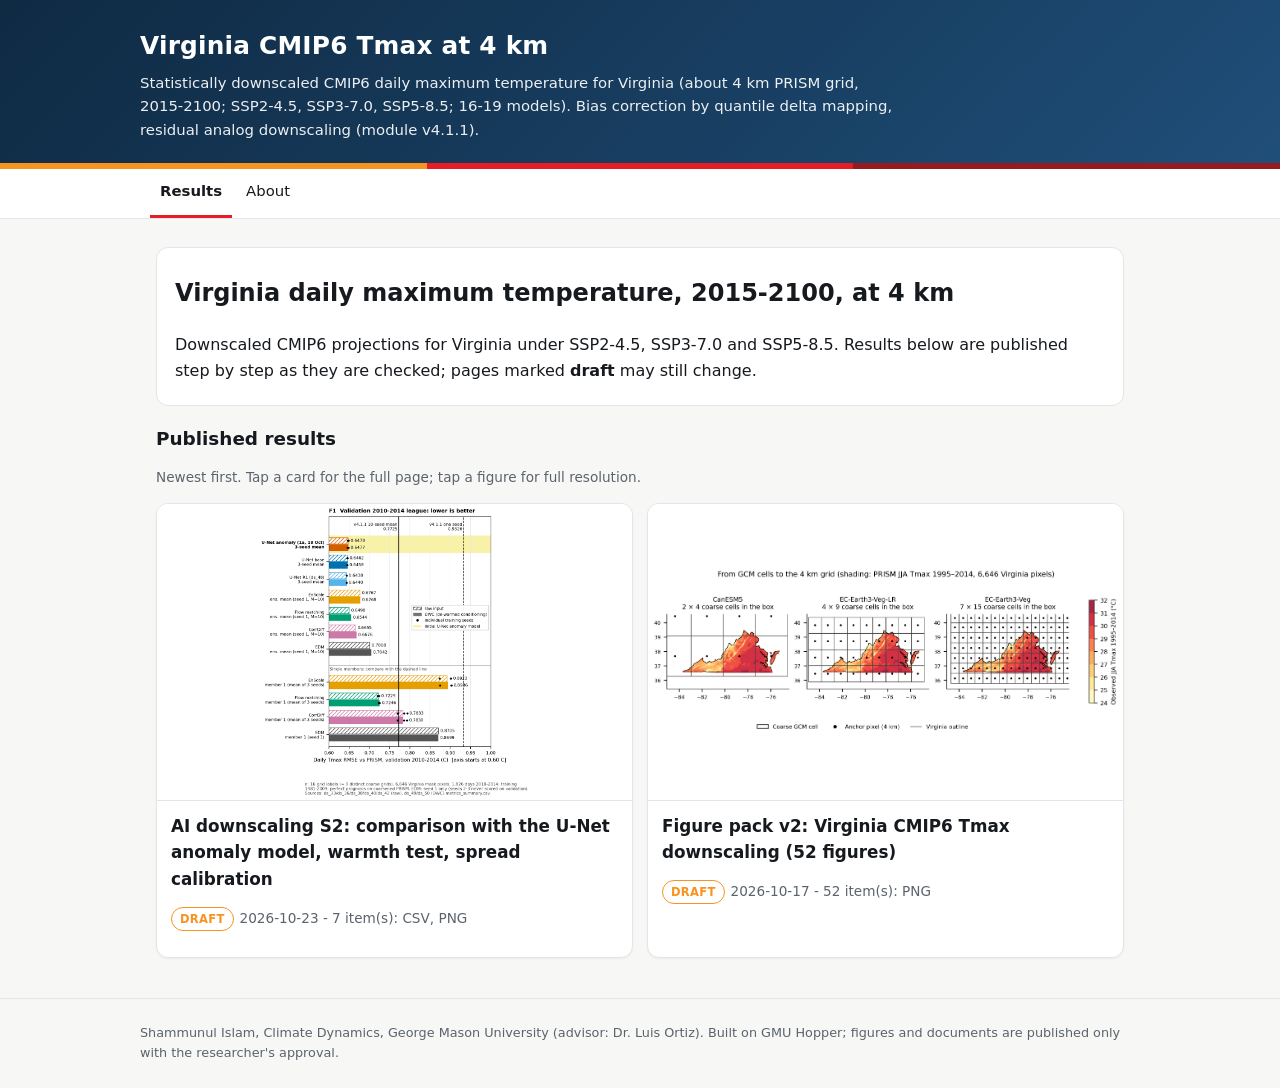
<file: docs/index.html>
<!doctype html><html lang="en"><head><meta charset="utf-8"><meta name="viewport" content="width=device-width, initial-scale=1"><title>Virginia CMIP6 Tmax at 4 km</title><link rel="stylesheet" href="assets/ds_site.css"></head><body><header class="hero"><div class="in"><h1><a href="index.html">Virginia CMIP6 Tmax at 4 km</a></h1><p>Statistically downscaled CMIP6 daily maximum temperature for Virginia (about 4 km PRISM grid, 2015-2100; SSP2-4.5, SSP3-7.0, SSP5-8.5; 16-19 models). Bias correction by quantile delta mapping, residual analog downscaling (module v4.1.1).</p></div></header><div class="stripe"><span class="a"></span><span class="b"></span><span class="c"></span></div><nav class="top"><div class="in"><a href="index.html" class=on>Results</a><a href="about.html">About</a></div></nav><main><div class="prose"><h2>Virginia daily maximum temperature, 2015-2100, at 4 km</h2>
<p>Downscaled CMIP6 projections for Virginia under SSP2-4.5, SSP3-7.0 and SSP5-8.5. Results below are published step by step as they are checked; pages marked <strong>draft</strong> may still change.</p></div><h2 style="font-size:1.15rem;margin:18px 0 8px">Published results</h2><p class="meta">Newest first. Tap a card for the full page; tap a figure for full resolution.</p><div class="grid"><article class="card"><a class="cover" href="results/20261023_p5-s2-results-20261023/index.html" style="background-image:url('results/20261023_p5-s2-results-20261023/ds54_F1_validation_league.png')"></a><div class="body"><h2><a href="results/20261023_p5-s2-results-20261023/index.html">AI downscaling S2: comparison with the U-Net anomaly model, warmth test, spread calibration</a></h2><p class="meta"><span class="badge draft">draft</span>2026-10-23 - 7 item(s): CSV, PNG</p></div></article><article class="card"><a class="cover" href="results/20261017_p3_figure_pack/index.html" style="background-image:url('results/20261017_p3_figure_pack/D1_domain_and_model_grids.png')"></a><div class="body"><h2><a href="results/20261017_p3_figure_pack/index.html">Figure pack v2: Virginia CMIP6 Tmax downscaling (52 figures)</a></h2><p class="meta"><span class="badge draft">draft</span>2026-10-17 - 52 item(s): PNG</p></div></article></div></main><footer><div class="in">Shammunul Islam, Climate Dynamics, George Mason University (advisor: Dr. Luis Ortiz). Built on GMU Hopper; figures and documents are published only with the researcher&#x27;s approval.</div></footer></body></html>
</file>
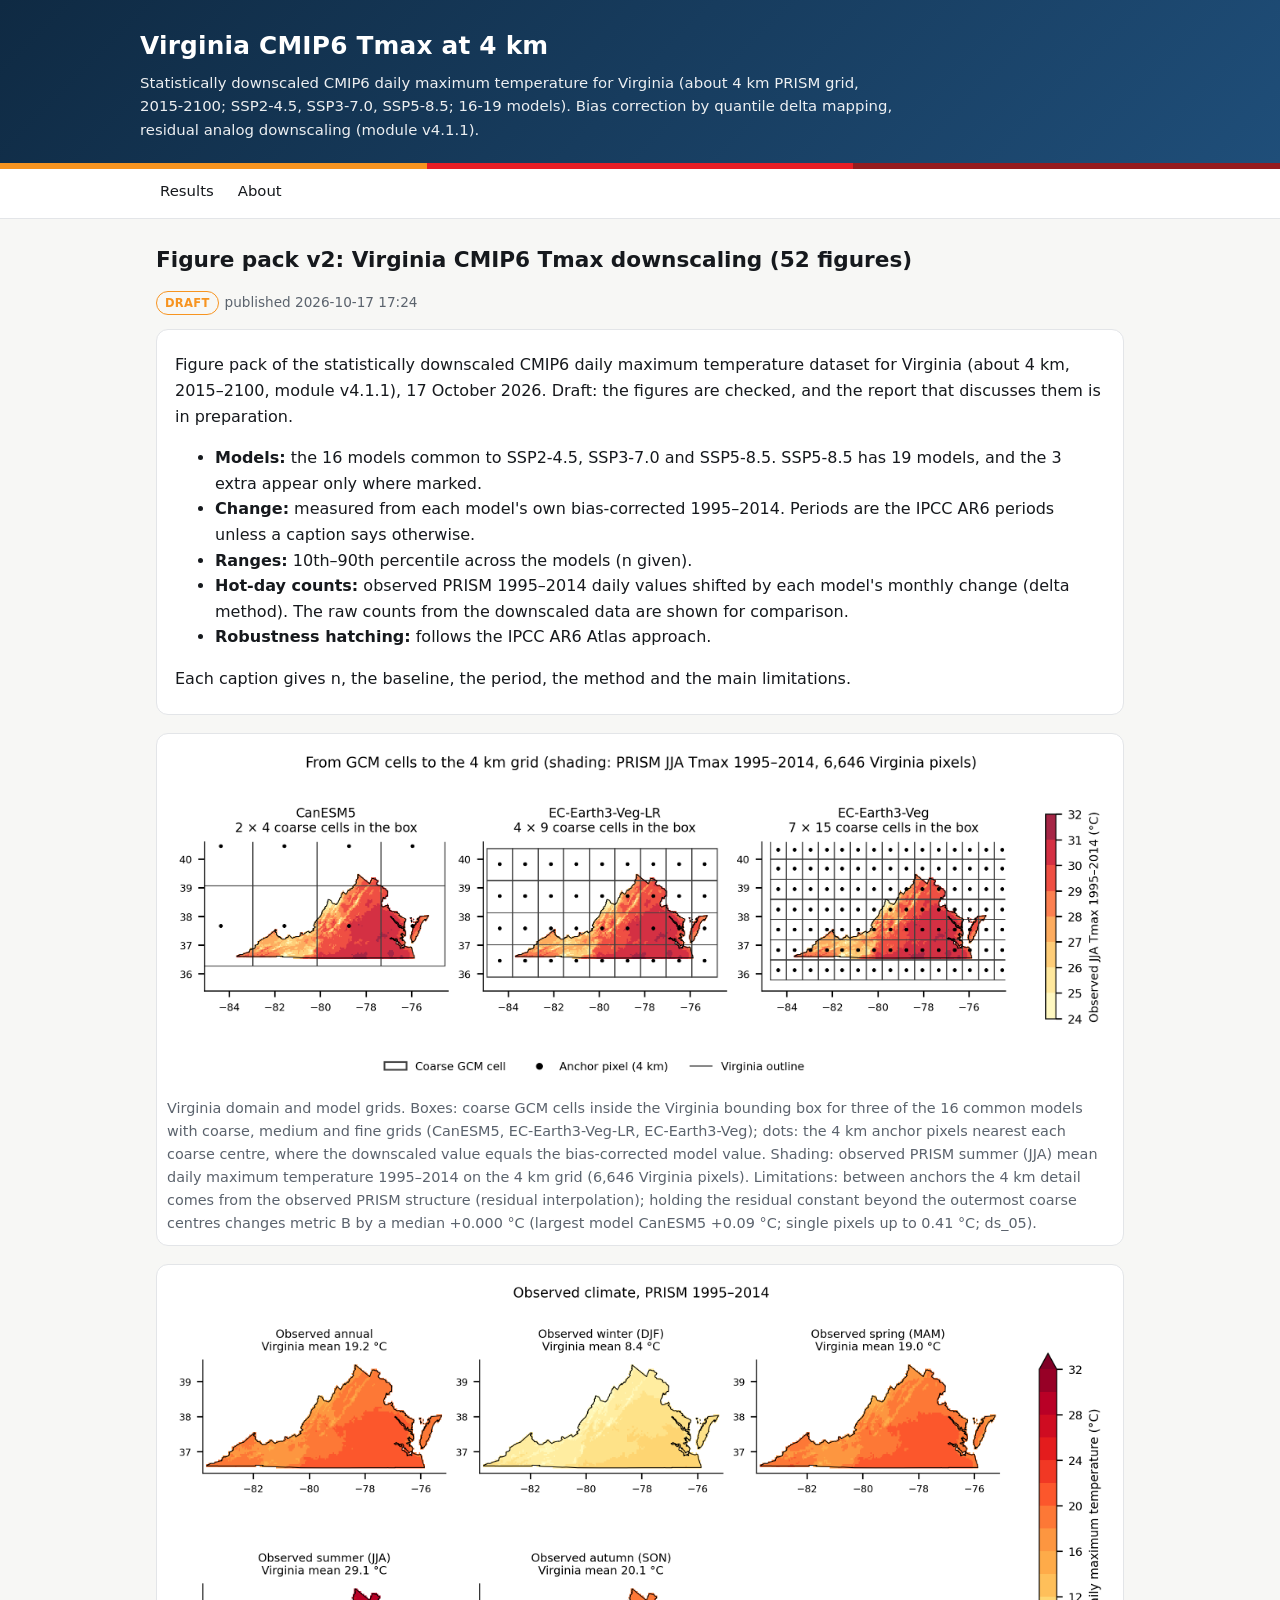
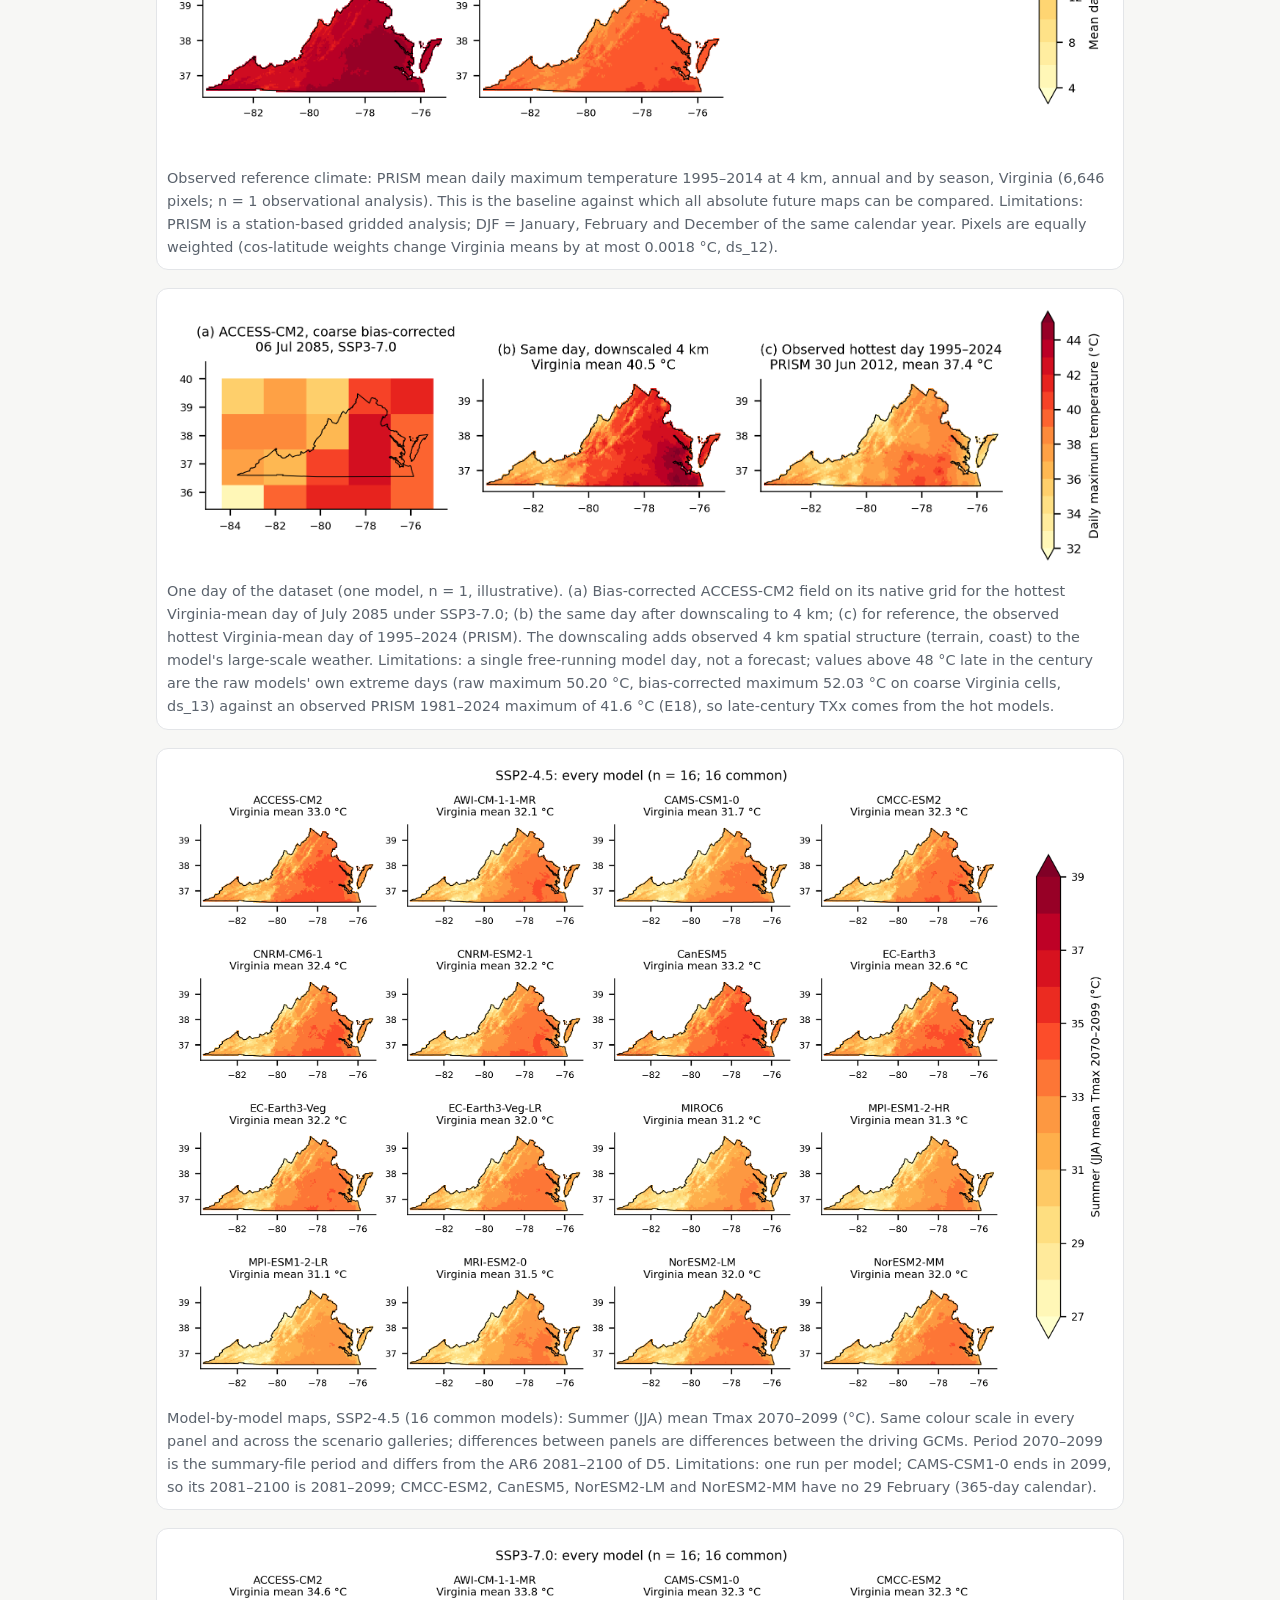
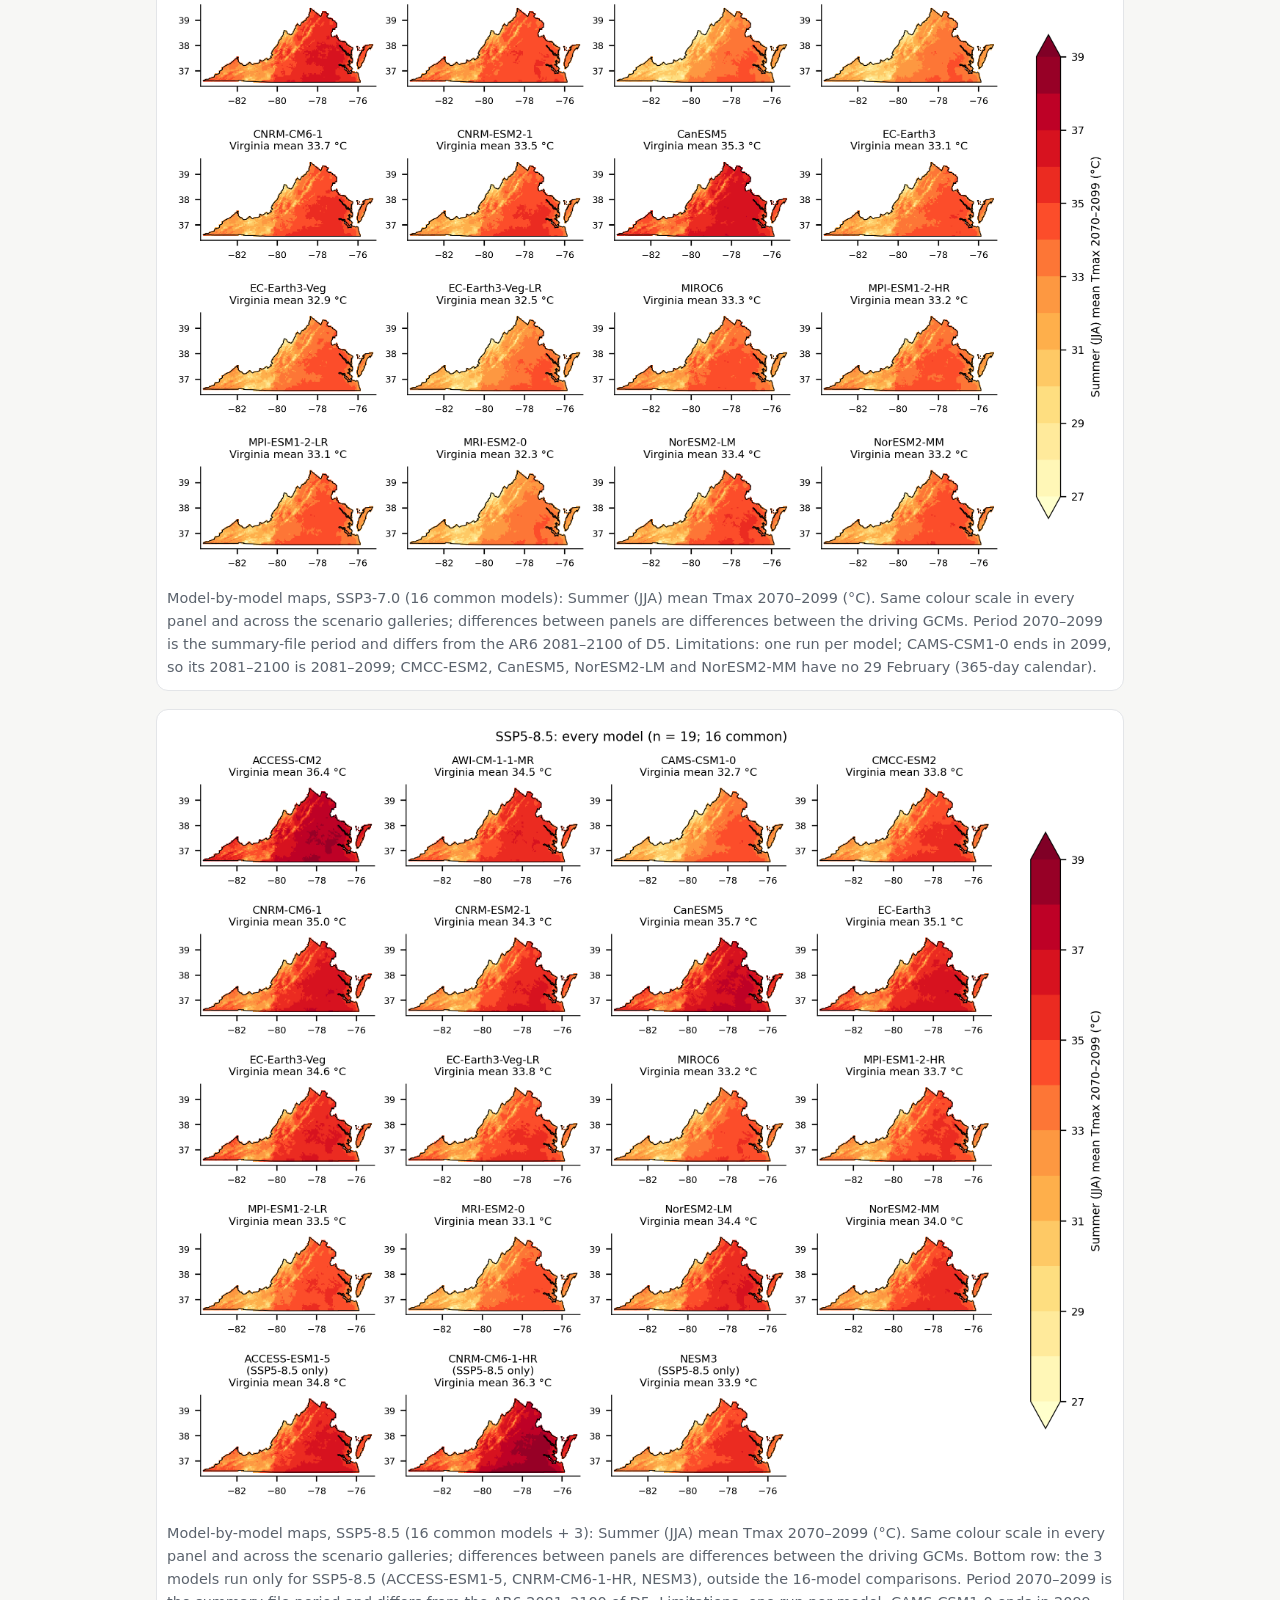
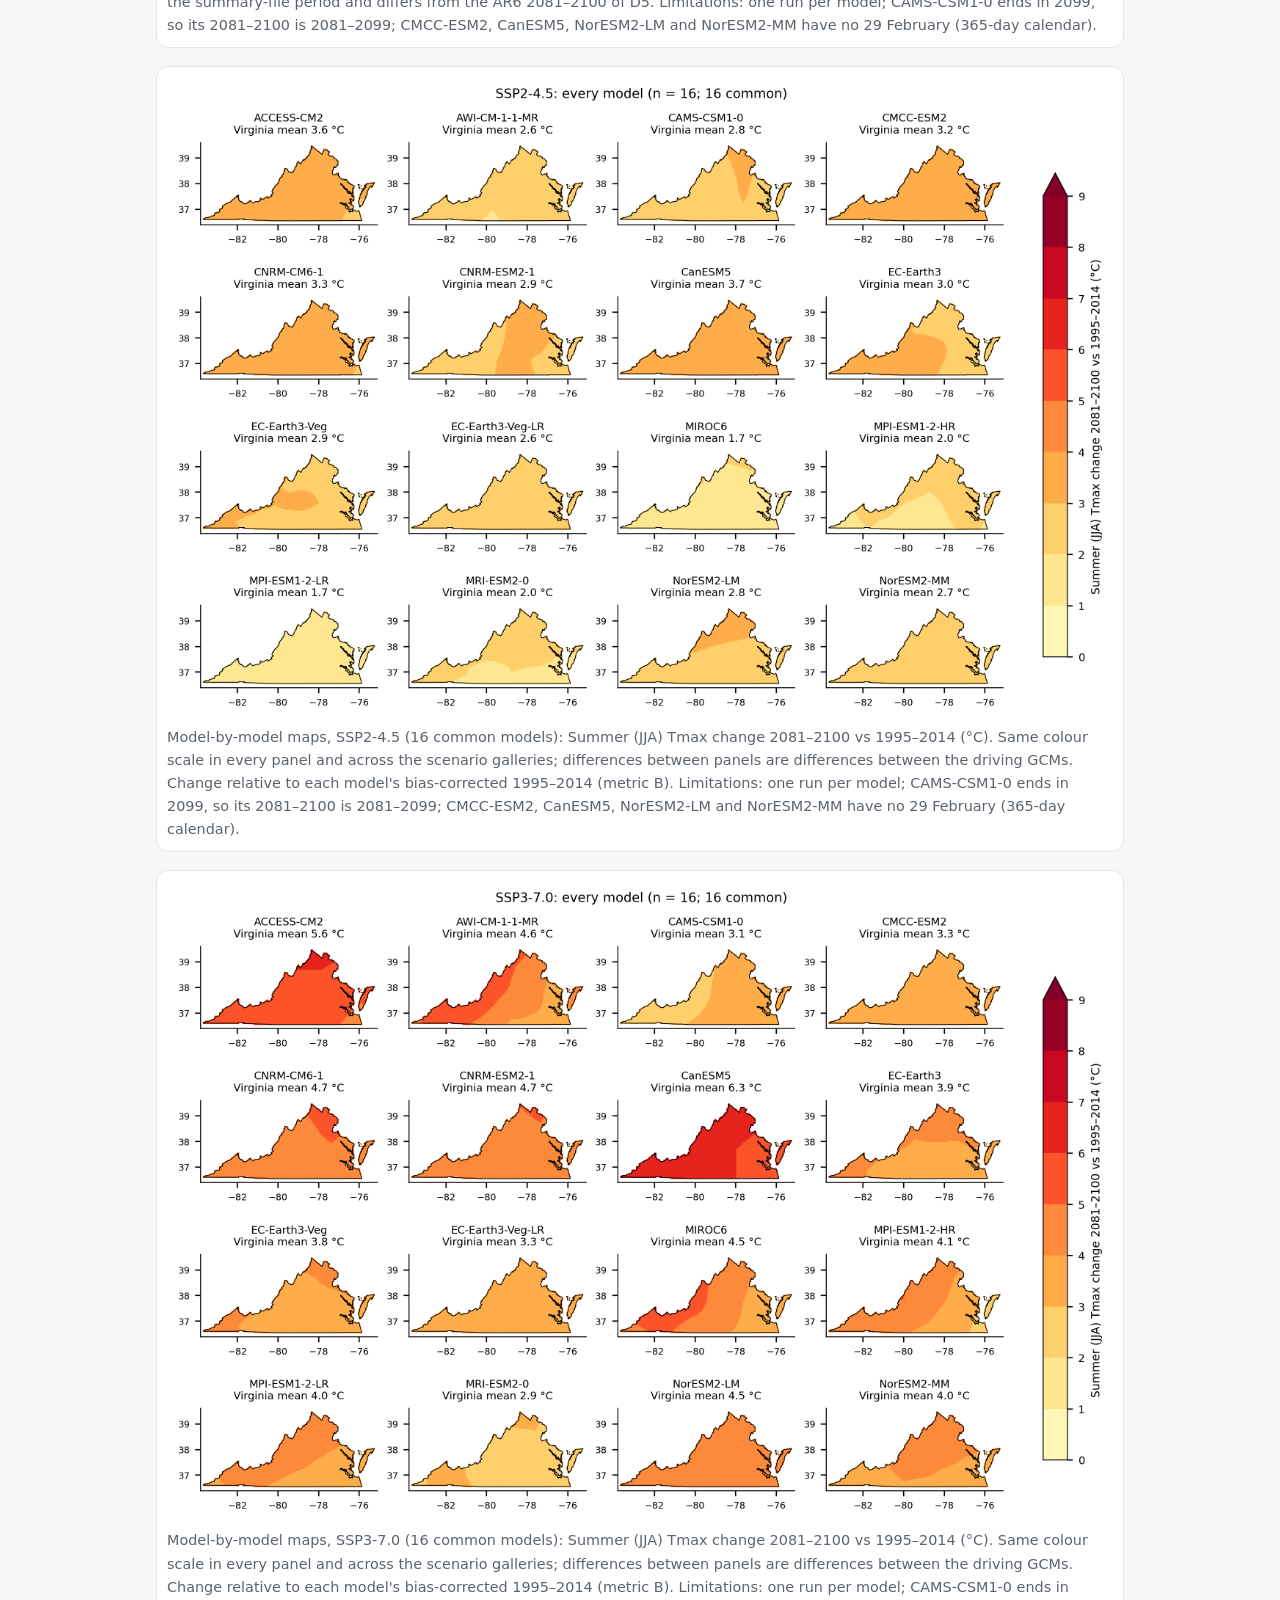
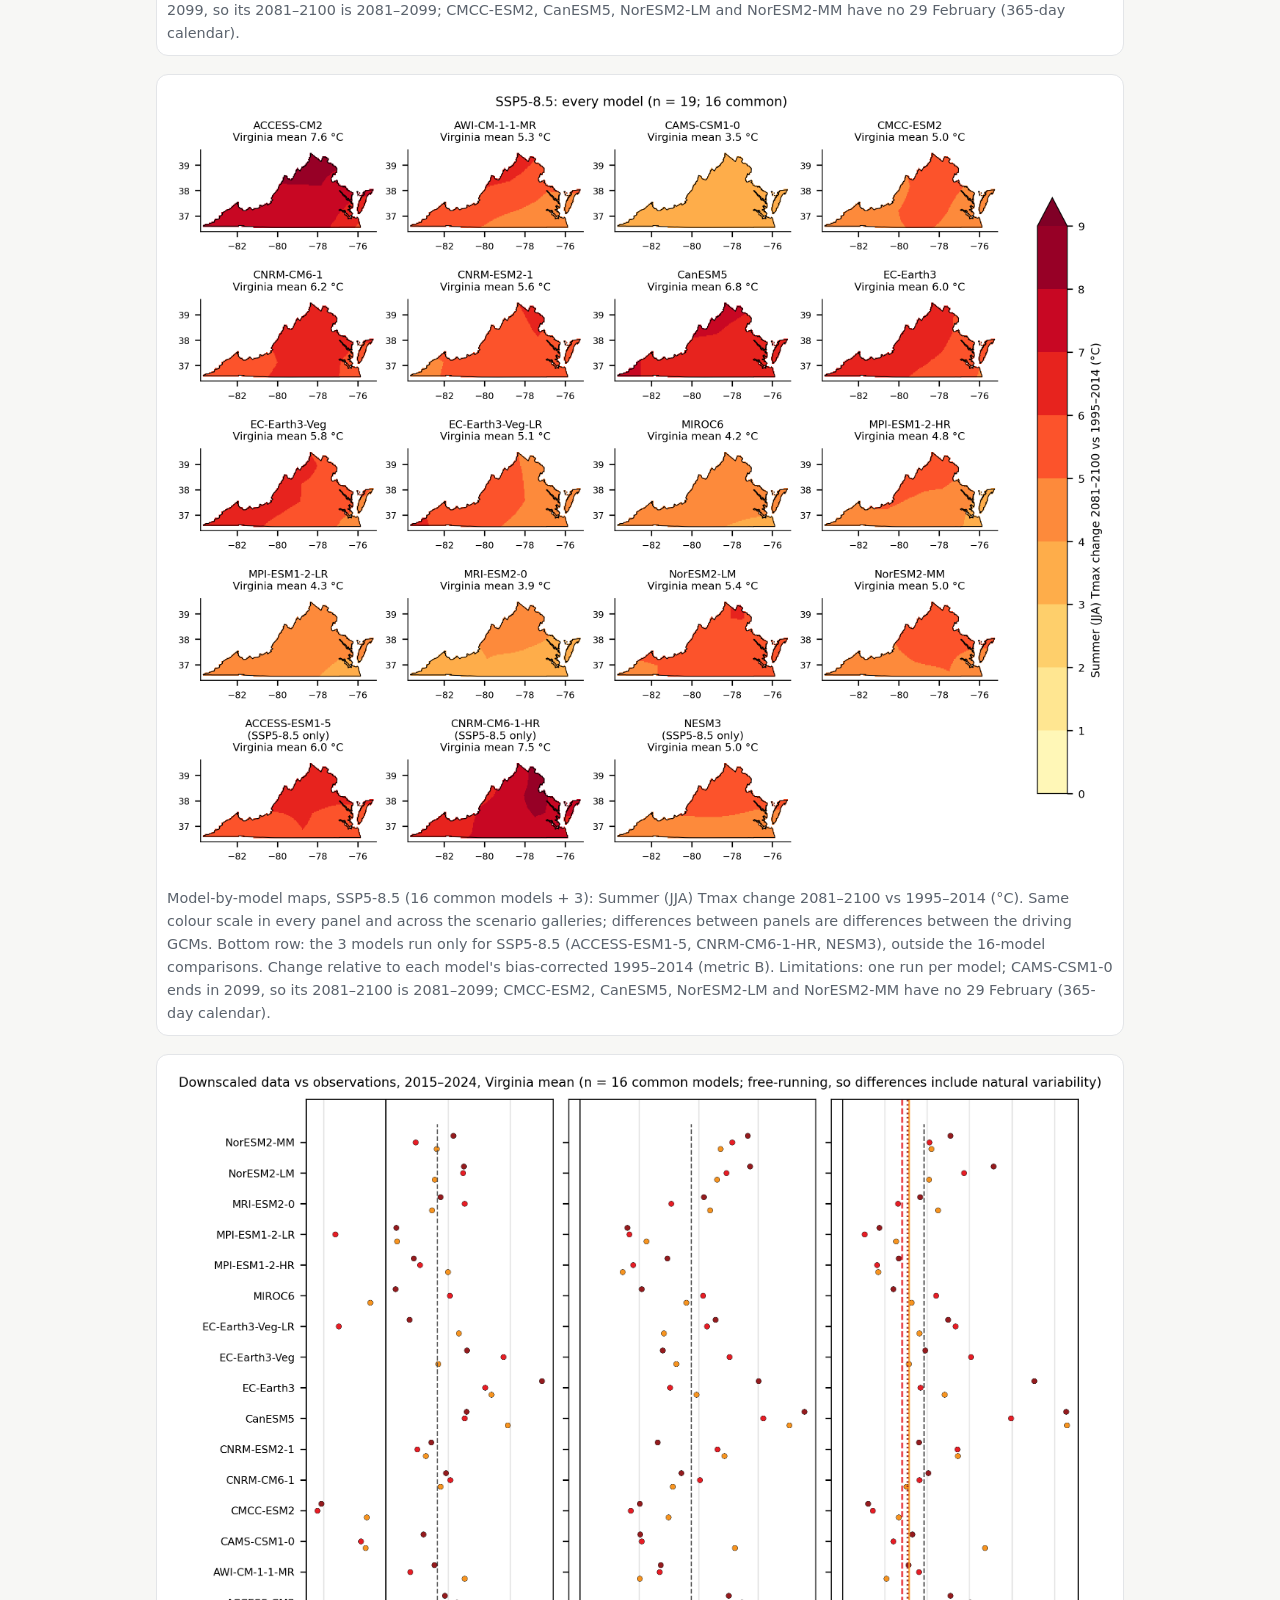
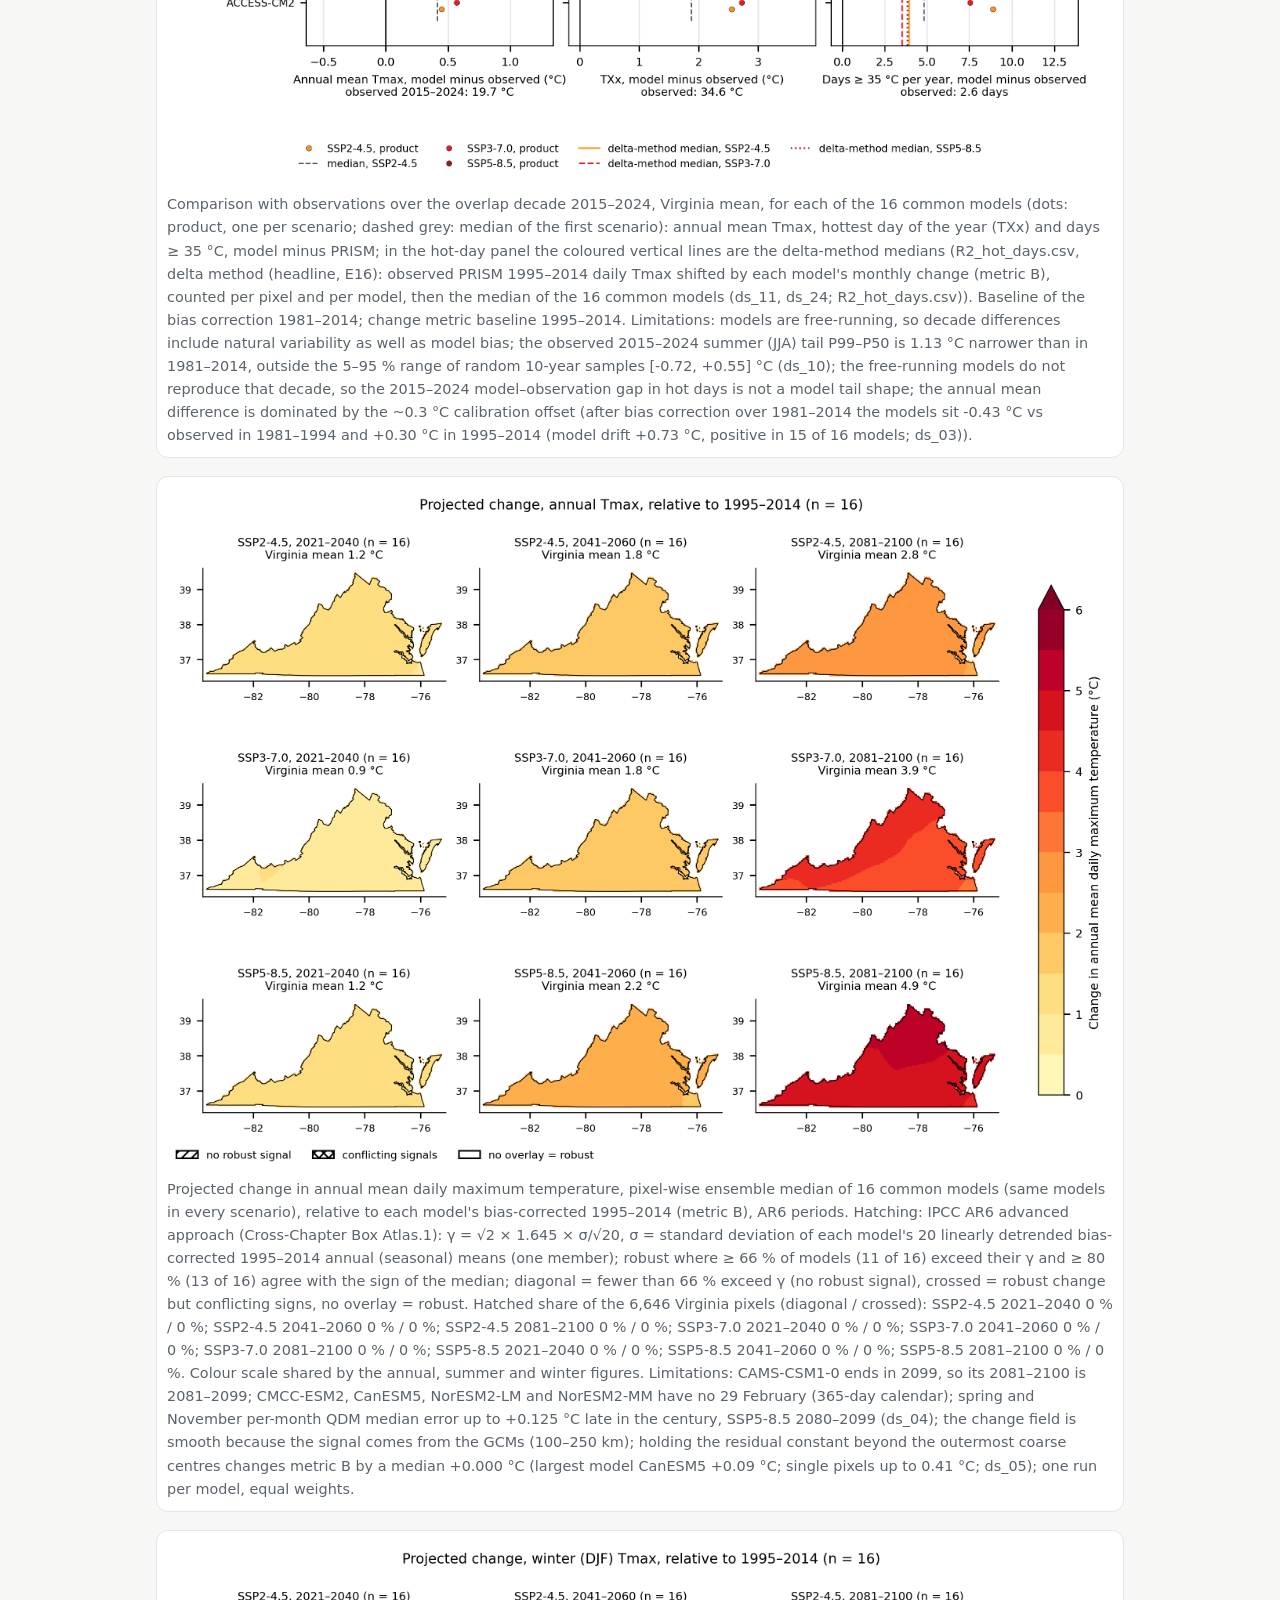
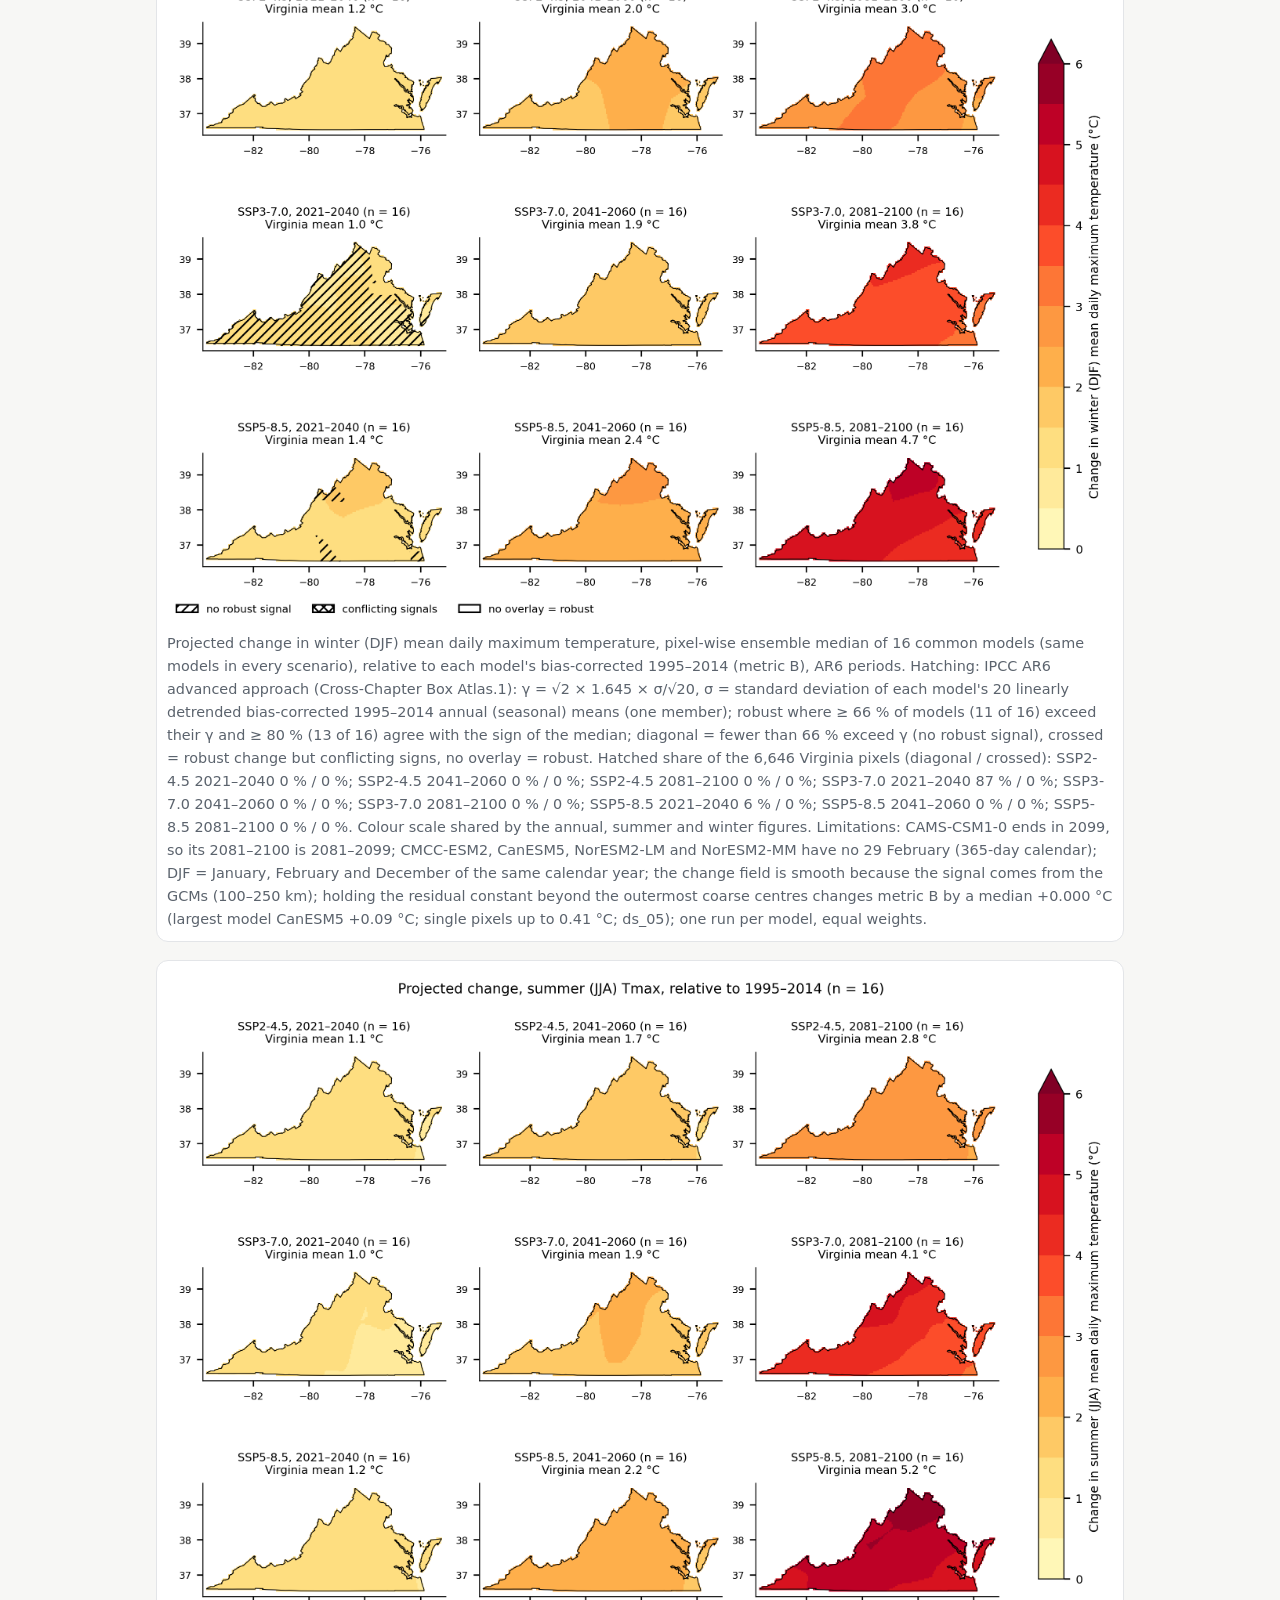
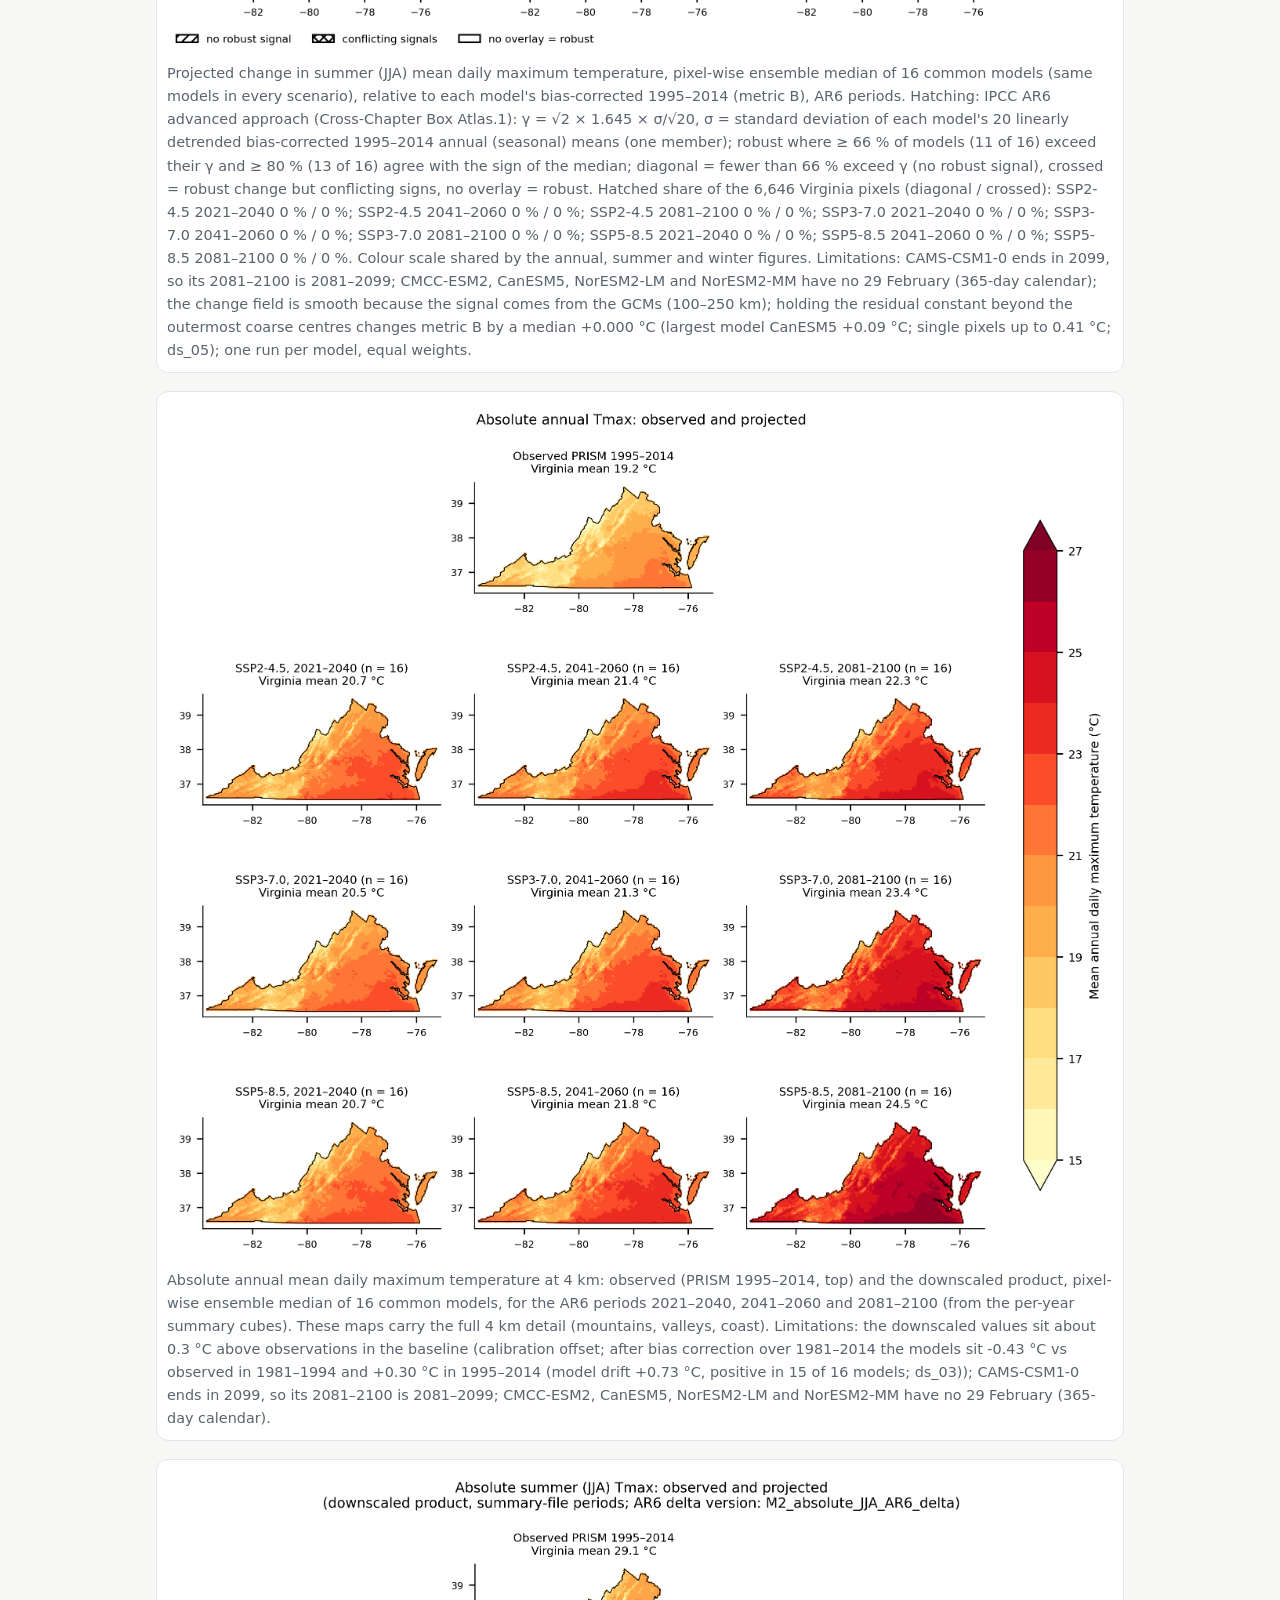
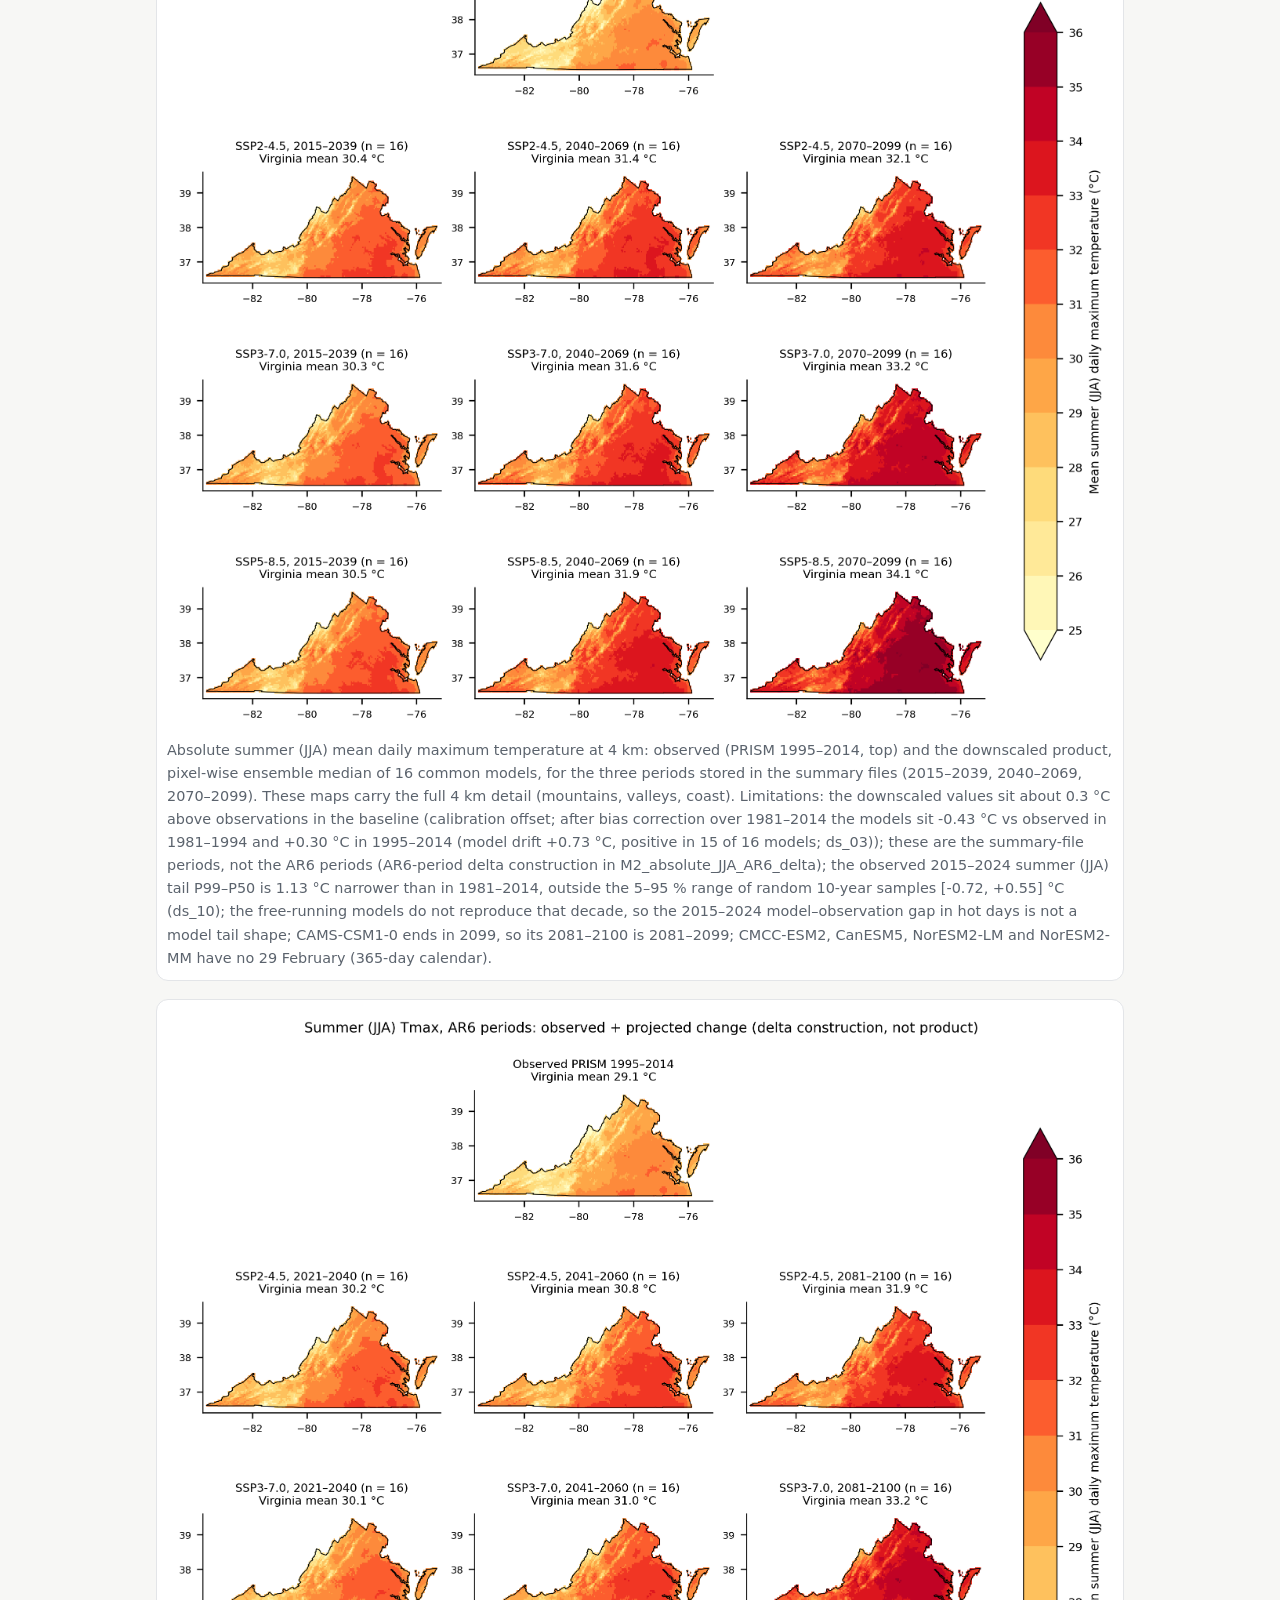
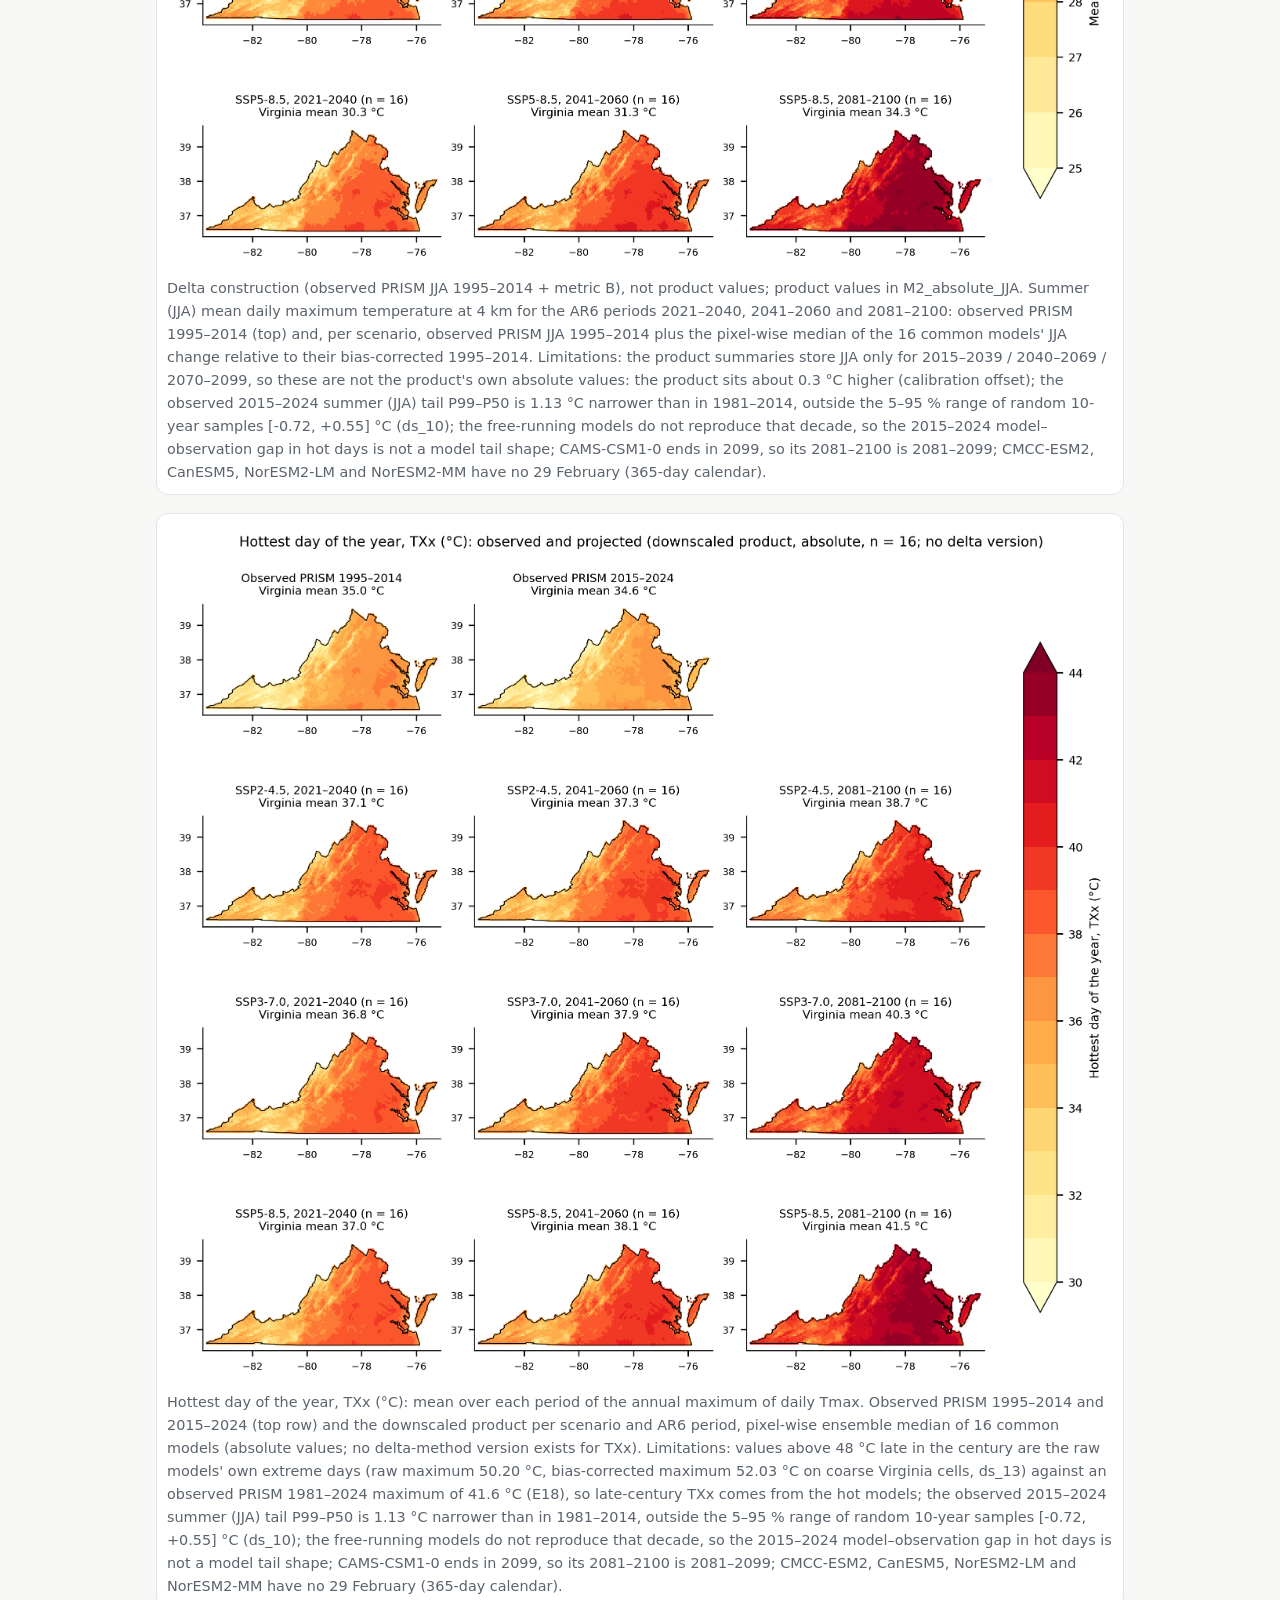
<file: docs/results/20261017_p3_figure_pack/index.html>
<!doctype html><html lang="en"><head><meta charset="utf-8"><meta name="viewport" content="width=device-width, initial-scale=1"><title>Figure pack v2: Virginia CMIP6 Tmax downscaling (52 figures) - Virginia CMIP6 Tmax at 4 km</title><link rel="stylesheet" href="../../assets/ds_site.css"></head><body><header class="hero"><div class="in"><h1><a href="../../index.html">Virginia CMIP6 Tmax at 4 km</a></h1><p>Statistically downscaled CMIP6 daily maximum temperature for Virginia (about 4 km PRISM grid, 2015-2100; SSP2-4.5, SSP3-7.0, SSP5-8.5; 16-19 models). Bias correction by quantile delta mapping, residual analog downscaling (module v4.1.1).</p></div></header><div class="stripe"><span class="a"></span><span class="b"></span><span class="c"></span></div><nav class="top"><div class="in"><a href="../../index.html">Results</a><a href="../../about.html">About</a></div></nav><main><h1 style="font-size:1.35rem;margin:10px 0 4px">Figure pack v2: Virginia CMIP6 Tmax downscaling (52 figures)</h1><p class="meta"><span class="badge draft">draft</span>published 2026-10-17 17:24</p><div class="prose"><p>Figure pack of the statistically downscaled CMIP6 daily maximum temperature dataset for Virginia (about 4 km, 2015–2100, module v4.1.1), 17 October 2026. Draft: the figures are checked, and the report that discusses them is in preparation.</p>
<ul><li><strong>Models:</strong> the 16 models common to SSP2-4.5, SSP3-7.0 and SSP5-8.5. SSP5-8.5 has 19 models, and the 3 extra appear only where marked.</li><li><strong>Change:</strong> measured from each model's own bias-corrected 1995–2014. Periods are the IPCC AR6 periods unless a caption says otherwise.</li><li><strong>Ranges:</strong> 10th–90th percentile across the models (n given).</li><li><strong>Hot-day counts:</strong> observed PRISM 1995–2014 daily values shifted by each model's monthly change (delta method). The raw counts from the downscaled data are shown for comparison.</li><li><strong>Robustness hatching:</strong> follows the IPCC AR6 Atlas approach.</li></ul>
<p>Each caption gives n, the baseline, the period, the method and the main limitations.</p></div><figure><a href="D1_domain_and_model_grids.png"><img loading="lazy" src="D1_domain_and_model_grids.png" alt="Virginia domain and model grids. Boxes: coarse GCM cells inside the Virginia bounding box for three of the 16 common models with coarse, medium and fine grids (CanESM5, EC-Earth3-Veg-LR, EC-Earth3-Veg); dots: the 4 km anchor pixels nearest each coarse centre, where the downscaled value equals the bias-corrected model value. Shading: observed PRISM summer (JJA) mean daily maximum temperature 1995–2014 on the 4 km grid (6,646 Virginia pixels). Limitations: between anchors the 4 km detail comes from the observed PRISM structure (residual interpolation); holding the residual constant beyond the outermost coarse centres changes metric B by a median +0.000 °C (largest model CanESM5 +0.09 °C; single pixels up to 0.41 °C; ds_05)."></a><figcaption>Virginia domain and model grids. Boxes: coarse GCM cells inside the Virginia bounding box for three of the 16 common models with coarse, medium and fine grids (CanESM5, EC-Earth3-Veg-LR, EC-Earth3-Veg); dots: the 4 km anchor pixels nearest each coarse centre, where the downscaled value equals the bias-corrected model value. Shading: observed PRISM summer (JJA) mean daily maximum temperature 1995–2014 on the 4 km grid (6,646 Virginia pixels). Limitations: between anchors the 4 km detail comes from the observed PRISM structure (residual interpolation); holding the residual constant beyond the outermost coarse centres changes metric B by a median +0.000 °C (largest model CanESM5 +0.09 °C; single pixels up to 0.41 °C; ds_05).</figcaption></figure><figure><a href="D2_observed_climatology_1995_2014.png"><img loading="lazy" src="D2_observed_climatology_1995_2014.png" alt="Observed reference climate: PRISM mean daily maximum temperature 1995–2014 at 4 km, annual and by season, Virginia (6,646 pixels; n = 1 observational analysis). This is the baseline against which all absolute future maps can be compared. Limitations: PRISM is a station-based gridded analysis; DJF = January, February and December of the same calendar year. Pixels are equally weighted (cos-latitude weights change Virginia means by at most 0.0018 °C, ds_12)."></a><figcaption>Observed reference climate: PRISM mean daily maximum temperature 1995–2014 at 4 km, annual and by season, Virginia (6,646 pixels; n = 1 observational analysis). This is the baseline against which all absolute future maps can be compared. Limitations: PRISM is a station-based gridded analysis; DJF = January, February and December of the same calendar year. Pixels are equally weighted (cos-latitude weights change Virginia means by at most 0.0018 °C, ds_12).</figcaption></figure><figure><a href="D3_single_day_coarse_vs_4km.png"><img loading="lazy" src="D3_single_day_coarse_vs_4km.png" alt="One day of the dataset (one model, n = 1, illustrative). (a) Bias-corrected ACCESS-CM2 field on its native grid for the hottest Virginia-mean day of July 2085 under SSP3-7.0; (b) the same day after downscaling to 4 km; (c) for reference, the observed hottest Virginia-mean day of 1995–2024 (PRISM). The downscaling adds observed 4 km spatial structure (terrain, coast) to the model&#x27;s large-scale weather. Limitations: a single free-running model day, not a forecast; values above 48 °C late in the century are the raw models&#x27; own extreme days (raw maximum 50.20 °C, bias-corrected maximum 52.03 °C on coarse Virginia cells, ds_13) against an observed PRISM 1981–2024 maximum of 41.6 °C (E18), so late-century TXx comes from the hot models."></a><figcaption>One day of the dataset (one model, n = 1, illustrative). (a) Bias-corrected ACCESS-CM2 field on its native grid for the hottest Virginia-mean day of July 2085 under SSP3-7.0; (b) the same day after downscaling to 4 km; (c) for reference, the observed hottest Virginia-mean day of 1995–2024 (PRISM). The downscaling adds observed 4 km spatial structure (terrain, coast) to the model&#x27;s large-scale weather. Limitations: a single free-running model day, not a forecast; values above 48 °C late in the century are the raw models&#x27; own extreme days (raw maximum 50.20 °C, bias-corrected maximum 52.03 °C on coarse Virginia cells, ds_13) against an observed PRISM 1981–2024 maximum of 41.6 °C (E18), so late-century TXx comes from the hot models.</figcaption></figure><figure><a href="D4_models_JJA_absolute_ssp245.png"><img loading="lazy" src="D4_models_JJA_absolute_ssp245.png" alt="Model-by-model maps, SSP2-4.5 (16 common models): Summer (JJA) mean Tmax 2070–2099 (°C). Same colour scale in every panel and across the scenario galleries; differences between panels are differences between the driving GCMs. Period 2070–2099 is the summary-file period and differs from the AR6 2081–2100 of D5. Limitations: one run per model; CAMS-CSM1-0 ends in 2099, so its 2081–2100 is 2081–2099; CMCC-ESM2, CanESM5, NorESM2-LM and NorESM2-MM have no 29 February (365-day calendar)."></a><figcaption>Model-by-model maps, SSP2-4.5 (16 common models): Summer (JJA) mean Tmax 2070–2099 (°C). Same colour scale in every panel and across the scenario galleries; differences between panels are differences between the driving GCMs. Period 2070–2099 is the summary-file period and differs from the AR6 2081–2100 of D5. Limitations: one run per model; CAMS-CSM1-0 ends in 2099, so its 2081–2100 is 2081–2099; CMCC-ESM2, CanESM5, NorESM2-LM and NorESM2-MM have no 29 February (365-day calendar).</figcaption></figure><figure><a href="D4_models_JJA_absolute_ssp370.png"><img loading="lazy" src="D4_models_JJA_absolute_ssp370.png" alt="Model-by-model maps, SSP3-7.0 (16 common models): Summer (JJA) mean Tmax 2070–2099 (°C). Same colour scale in every panel and across the scenario galleries; differences between panels are differences between the driving GCMs. Period 2070–2099 is the summary-file period and differs from the AR6 2081–2100 of D5. Limitations: one run per model; CAMS-CSM1-0 ends in 2099, so its 2081–2100 is 2081–2099; CMCC-ESM2, CanESM5, NorESM2-LM and NorESM2-MM have no 29 February (365-day calendar)."></a><figcaption>Model-by-model maps, SSP3-7.0 (16 common models): Summer (JJA) mean Tmax 2070–2099 (°C). Same colour scale in every panel and across the scenario galleries; differences between panels are differences between the driving GCMs. Period 2070–2099 is the summary-file period and differs from the AR6 2081–2100 of D5. Limitations: one run per model; CAMS-CSM1-0 ends in 2099, so its 2081–2100 is 2081–2099; CMCC-ESM2, CanESM5, NorESM2-LM and NorESM2-MM have no 29 February (365-day calendar).</figcaption></figure><figure><a href="D4_models_JJA_absolute_ssp585.png"><img loading="lazy" src="D4_models_JJA_absolute_ssp585.png" alt="Model-by-model maps, SSP5-8.5 (16 common models + 3): Summer (JJA) mean Tmax 2070–2099 (°C). Same colour scale in every panel and across the scenario galleries; differences between panels are differences between the driving GCMs. Bottom row: the 3 models run only for SSP5-8.5 (ACCESS-ESM1-5, CNRM-CM6-1-HR, NESM3), outside the 16-model comparisons. Period 2070–2099 is the summary-file period and differs from the AR6 2081–2100 of D5. Limitations: one run per model; CAMS-CSM1-0 ends in 2099, so its 2081–2100 is 2081–2099; CMCC-ESM2, CanESM5, NorESM2-LM and NorESM2-MM have no 29 February (365-day calendar)."></a><figcaption>Model-by-model maps, SSP5-8.5 (16 common models + 3): Summer (JJA) mean Tmax 2070–2099 (°C). Same colour scale in every panel and across the scenario galleries; differences between panels are differences between the driving GCMs. Bottom row: the 3 models run only for SSP5-8.5 (ACCESS-ESM1-5, CNRM-CM6-1-HR, NESM3), outside the 16-model comparisons. Period 2070–2099 is the summary-file period and differs from the AR6 2081–2100 of D5. Limitations: one run per model; CAMS-CSM1-0 ends in 2099, so its 2081–2100 is 2081–2099; CMCC-ESM2, CanESM5, NorESM2-LM and NorESM2-MM have no 29 February (365-day calendar).</figcaption></figure><figure><a href="D5_models_JJA_change_ssp245.png"><img loading="lazy" src="D5_models_JJA_change_ssp245.png" alt="Model-by-model maps, SSP2-4.5 (16 common models): Summer (JJA) Tmax change 2081–2100 vs 1995–2014 (°C). Same colour scale in every panel and across the scenario galleries; differences between panels are differences between the driving GCMs. Change relative to each model&#x27;s bias-corrected 1995–2014 (metric B). Limitations: one run per model; CAMS-CSM1-0 ends in 2099, so its 2081–2100 is 2081–2099; CMCC-ESM2, CanESM5, NorESM2-LM and NorESM2-MM have no 29 February (365-day calendar)."></a><figcaption>Model-by-model maps, SSP2-4.5 (16 common models): Summer (JJA) Tmax change 2081–2100 vs 1995–2014 (°C). Same colour scale in every panel and across the scenario galleries; differences between panels are differences between the driving GCMs. Change relative to each model&#x27;s bias-corrected 1995–2014 (metric B). Limitations: one run per model; CAMS-CSM1-0 ends in 2099, so its 2081–2100 is 2081–2099; CMCC-ESM2, CanESM5, NorESM2-LM and NorESM2-MM have no 29 February (365-day calendar).</figcaption></figure><figure><a href="D5_models_JJA_change_ssp370.png"><img loading="lazy" src="D5_models_JJA_change_ssp370.png" alt="Model-by-model maps, SSP3-7.0 (16 common models): Summer (JJA) Tmax change 2081–2100 vs 1995–2014 (°C). Same colour scale in every panel and across the scenario galleries; differences between panels are differences between the driving GCMs. Change relative to each model&#x27;s bias-corrected 1995–2014 (metric B). Limitations: one run per model; CAMS-CSM1-0 ends in 2099, so its 2081–2100 is 2081–2099; CMCC-ESM2, CanESM5, NorESM2-LM and NorESM2-MM have no 29 February (365-day calendar)."></a><figcaption>Model-by-model maps, SSP3-7.0 (16 common models): Summer (JJA) Tmax change 2081–2100 vs 1995–2014 (°C). Same colour scale in every panel and across the scenario galleries; differences between panels are differences between the driving GCMs. Change relative to each model&#x27;s bias-corrected 1995–2014 (metric B). Limitations: one run per model; CAMS-CSM1-0 ends in 2099, so its 2081–2100 is 2081–2099; CMCC-ESM2, CanESM5, NorESM2-LM and NorESM2-MM have no 29 February (365-day calendar).</figcaption></figure><figure><a href="D5_models_JJA_change_ssp585.png"><img loading="lazy" src="D5_models_JJA_change_ssp585.png" alt="Model-by-model maps, SSP5-8.5 (16 common models + 3): Summer (JJA) Tmax change 2081–2100 vs 1995–2014 (°C). Same colour scale in every panel and across the scenario galleries; differences between panels are differences between the driving GCMs. Bottom row: the 3 models run only for SSP5-8.5 (ACCESS-ESM1-5, CNRM-CM6-1-HR, NESM3), outside the 16-model comparisons. Change relative to each model&#x27;s bias-corrected 1995–2014 (metric B). Limitations: one run per model; CAMS-CSM1-0 ends in 2099, so its 2081–2100 is 2081–2099; CMCC-ESM2, CanESM5, NorESM2-LM and NorESM2-MM have no 29 February (365-day calendar)."></a><figcaption>Model-by-model maps, SSP5-8.5 (16 common models + 3): Summer (JJA) Tmax change 2081–2100 vs 1995–2014 (°C). Same colour scale in every panel and across the scenario galleries; differences between panels are differences between the driving GCMs. Bottom row: the 3 models run only for SSP5-8.5 (ACCESS-ESM1-5, CNRM-CM6-1-HR, NESM3), outside the 16-model comparisons. Change relative to each model&#x27;s bias-corrected 1995–2014 (metric B). Limitations: one run per model; CAMS-CSM1-0 ends in 2099, so its 2081–2100 is 2081–2099; CMCC-ESM2, CanESM5, NorESM2-LM and NorESM2-MM have no 29 February (365-day calendar).</figcaption></figure><figure><a href="D6_evaluation_2015_2024.png"><img loading="lazy" src="D6_evaluation_2015_2024.png" alt="Comparison with observations over the overlap decade 2015–2024, Virginia mean, for each of the 16 common models (dots: product, one per scenario; dashed grey: median of the first scenario): annual mean Tmax, hottest day of the year (TXx) and days ≥ 35 °C, model minus PRISM; in the hot-day panel the coloured vertical lines are the delta-method medians (R2_hot_days.csv, delta method (headline, E16): observed PRISM 1995–2014 daily Tmax shifted by each model&#x27;s monthly change (metric B), counted per pixel and per model, then the median of the 16 common models (ds_11, ds_24; R2_hot_days.csv)). Baseline of the bias correction 1981–2014; change metric baseline 1995–2014. Limitations: models are free-running, so decade differences include natural variability as well as model bias; the observed 2015–2024 summer (JJA) tail P99–P50 is 1.13 °C narrower than in 1981–2014, outside the 5–95 % range of random 10-year samples [-0.72, +0.55] °C (ds_10); the free-running models do not reproduce that decade, so the 2015–2024 model–observation gap in hot days is not a model tail shape; the annual mean difference is dominated by the ~0.3 °C calibration offset (after bias correction over 1981–2014 the models sit -0.43 °C vs observed in 1981–1994 and +0.30 °C in 1995–2014 (model drift +0.73 °C, positive in 15 of 16 models; ds_03))."></a><figcaption>Comparison with observations over the overlap decade 2015–2024, Virginia mean, for each of the 16 common models (dots: product, one per scenario; dashed grey: median of the first scenario): annual mean Tmax, hottest day of the year (TXx) and days ≥ 35 °C, model minus PRISM; in the hot-day panel the coloured vertical lines are the delta-method medians (R2_hot_days.csv, delta method (headline, E16): observed PRISM 1995–2014 daily Tmax shifted by each model&#x27;s monthly change (metric B), counted per pixel and per model, then the median of the 16 common models (ds_11, ds_24; R2_hot_days.csv)). Baseline of the bias correction 1981–2014; change metric baseline 1995–2014. Limitations: models are free-running, so decade differences include natural variability as well as model bias; the observed 2015–2024 summer (JJA) tail P99–P50 is 1.13 °C narrower than in 1981–2014, outside the 5–95 % range of random 10-year samples [-0.72, +0.55] °C (ds_10); the free-running models do not reproduce that decade, so the 2015–2024 model–observation gap in hot days is not a model tail shape; the annual mean difference is dominated by the ~0.3 °C calibration offset (after bias correction over 1981–2014 the models sit -0.43 °C vs observed in 1981–1994 and +0.30 °C in 1995–2014 (model drift +0.73 °C, positive in 15 of 16 models; ds_03)).</figcaption></figure><figure><a href="M1_change_ANN.png"><img loading="lazy" src="M1_change_ANN.png" alt="Projected change in annual mean daily maximum temperature, pixel-wise ensemble median of 16 common models (same models in every scenario), relative to each model&#x27;s bias-corrected 1995–2014 (metric B), AR6 periods. Hatching: IPCC AR6 advanced approach (Cross-Chapter Box Atlas.1): γ = √2 × 1.645 × σ/√20, σ = standard deviation of each model&#x27;s 20 linearly detrended bias-corrected 1995–2014 annual (seasonal) means (one member); robust where ≥ 66 % of models (11 of 16) exceed their γ and ≥ 80 % (13 of 16) agree with the sign of the median; diagonal = fewer than 66 % exceed γ (no robust signal), crossed = robust change but conflicting signs, no overlay = robust. Hatched share of the 6,646 Virginia pixels (diagonal / crossed): SSP2-4.5 2021–2040 0 % / 0 %; SSP2-4.5 2041–2060 0 % / 0 %; SSP2-4.5 2081–2100 0 % / 0 %; SSP3-7.0 2021–2040 0 % / 0 %; SSP3-7.0 2041–2060 0 % / 0 %; SSP3-7.0 2081–2100 0 % / 0 %; SSP5-8.5 2021–2040 0 % / 0 %; SSP5-8.5 2041–2060 0 % / 0 %; SSP5-8.5 2081–2100 0 % / 0 %. Colour scale shared by the annual, summer and winter figures. Limitations: CAMS-CSM1-0 ends in 2099, so its 2081–2100 is 2081–2099; CMCC-ESM2, CanESM5, NorESM2-LM and NorESM2-MM have no 29 February (365-day calendar); spring and November per-month QDM median error up to +0.125 °C late in the century, SSP5-8.5 2080–2099 (ds_04); the change field is smooth because the signal comes from the GCMs (100–250 km); holding the residual constant beyond the outermost coarse centres changes metric B by a median +0.000 °C (largest model CanESM5 +0.09 °C; single pixels up to 0.41 °C; ds_05); one run per model, equal weights."></a><figcaption>Projected change in annual mean daily maximum temperature, pixel-wise ensemble median of 16 common models (same models in every scenario), relative to each model&#x27;s bias-corrected 1995–2014 (metric B), AR6 periods. Hatching: IPCC AR6 advanced approach (Cross-Chapter Box Atlas.1): γ = √2 × 1.645 × σ/√20, σ = standard deviation of each model&#x27;s 20 linearly detrended bias-corrected 1995–2014 annual (seasonal) means (one member); robust where ≥ 66 % of models (11 of 16) exceed their γ and ≥ 80 % (13 of 16) agree with the sign of the median; diagonal = fewer than 66 % exceed γ (no robust signal), crossed = robust change but conflicting signs, no overlay = robust. Hatched share of the 6,646 Virginia pixels (diagonal / crossed): SSP2-4.5 2021–2040 0 % / 0 %; SSP2-4.5 2041–2060 0 % / 0 %; SSP2-4.5 2081–2100 0 % / 0 %; SSP3-7.0 2021–2040 0 % / 0 %; SSP3-7.0 2041–2060 0 % / 0 %; SSP3-7.0 2081–2100 0 % / 0 %; SSP5-8.5 2021–2040 0 % / 0 %; SSP5-8.5 2041–2060 0 % / 0 %; SSP5-8.5 2081–2100 0 % / 0 %. Colour scale shared by the annual, summer and winter figures. Limitations: CAMS-CSM1-0 ends in 2099, so its 2081–2100 is 2081–2099; CMCC-ESM2, CanESM5, NorESM2-LM and NorESM2-MM have no 29 February (365-day calendar); spring and November per-month QDM median error up to +0.125 °C late in the century, SSP5-8.5 2080–2099 (ds_04); the change field is smooth because the signal comes from the GCMs (100–250 km); holding the residual constant beyond the outermost coarse centres changes metric B by a median +0.000 °C (largest model CanESM5 +0.09 °C; single pixels up to 0.41 °C; ds_05); one run per model, equal weights.</figcaption></figure><figure><a href="M1_change_DJF.png"><img loading="lazy" src="M1_change_DJF.png" alt="Projected change in winter (DJF) mean daily maximum temperature, pixel-wise ensemble median of 16 common models (same models in every scenario), relative to each model&#x27;s bias-corrected 1995–2014 (metric B), AR6 periods. Hatching: IPCC AR6 advanced approach (Cross-Chapter Box Atlas.1): γ = √2 × 1.645 × σ/√20, σ = standard deviation of each model&#x27;s 20 linearly detrended bias-corrected 1995–2014 annual (seasonal) means (one member); robust where ≥ 66 % of models (11 of 16) exceed their γ and ≥ 80 % (13 of 16) agree with the sign of the median; diagonal = fewer than 66 % exceed γ (no robust signal), crossed = robust change but conflicting signs, no overlay = robust. Hatched share of the 6,646 Virginia pixels (diagonal / crossed): SSP2-4.5 2021–2040 0 % / 0 %; SSP2-4.5 2041–2060 0 % / 0 %; SSP2-4.5 2081–2100 0 % / 0 %; SSP3-7.0 2021–2040 87 % / 0 %; SSP3-7.0 2041–2060 0 % / 0 %; SSP3-7.0 2081–2100 0 % / 0 %; SSP5-8.5 2021–2040 6 % / 0 %; SSP5-8.5 2041–2060 0 % / 0 %; SSP5-8.5 2081–2100 0 % / 0 %. Colour scale shared by the annual, summer and winter figures. Limitations: CAMS-CSM1-0 ends in 2099, so its 2081–2100 is 2081–2099; CMCC-ESM2, CanESM5, NorESM2-LM and NorESM2-MM have no 29 February (365-day calendar); DJF = January, February and December of the same calendar year; the change field is smooth because the signal comes from the GCMs (100–250 km); holding the residual constant beyond the outermost coarse centres changes metric B by a median +0.000 °C (largest model CanESM5 +0.09 °C; single pixels up to 0.41 °C; ds_05); one run per model, equal weights."></a><figcaption>Projected change in winter (DJF) mean daily maximum temperature, pixel-wise ensemble median of 16 common models (same models in every scenario), relative to each model&#x27;s bias-corrected 1995–2014 (metric B), AR6 periods. Hatching: IPCC AR6 advanced approach (Cross-Chapter Box Atlas.1): γ = √2 × 1.645 × σ/√20, σ = standard deviation of each model&#x27;s 20 linearly detrended bias-corrected 1995–2014 annual (seasonal) means (one member); robust where ≥ 66 % of models (11 of 16) exceed their γ and ≥ 80 % (13 of 16) agree with the sign of the median; diagonal = fewer than 66 % exceed γ (no robust signal), crossed = robust change but conflicting signs, no overlay = robust. Hatched share of the 6,646 Virginia pixels (diagonal / crossed): SSP2-4.5 2021–2040 0 % / 0 %; SSP2-4.5 2041–2060 0 % / 0 %; SSP2-4.5 2081–2100 0 % / 0 %; SSP3-7.0 2021–2040 87 % / 0 %; SSP3-7.0 2041–2060 0 % / 0 %; SSP3-7.0 2081–2100 0 % / 0 %; SSP5-8.5 2021–2040 6 % / 0 %; SSP5-8.5 2041–2060 0 % / 0 %; SSP5-8.5 2081–2100 0 % / 0 %. Colour scale shared by the annual, summer and winter figures. Limitations: CAMS-CSM1-0 ends in 2099, so its 2081–2100 is 2081–2099; CMCC-ESM2, CanESM5, NorESM2-LM and NorESM2-MM have no 29 February (365-day calendar); DJF = January, February and December of the same calendar year; the change field is smooth because the signal comes from the GCMs (100–250 km); holding the residual constant beyond the outermost coarse centres changes metric B by a median +0.000 °C (largest model CanESM5 +0.09 °C; single pixels up to 0.41 °C; ds_05); one run per model, equal weights.</figcaption></figure><figure><a href="M1_change_JJA.png"><img loading="lazy" src="M1_change_JJA.png" alt="Projected change in summer (JJA) mean daily maximum temperature, pixel-wise ensemble median of 16 common models (same models in every scenario), relative to each model&#x27;s bias-corrected 1995–2014 (metric B), AR6 periods. Hatching: IPCC AR6 advanced approach (Cross-Chapter Box Atlas.1): γ = √2 × 1.645 × σ/√20, σ = standard deviation of each model&#x27;s 20 linearly detrended bias-corrected 1995–2014 annual (seasonal) means (one member); robust where ≥ 66 % of models (11 of 16) exceed their γ and ≥ 80 % (13 of 16) agree with the sign of the median; diagonal = fewer than 66 % exceed γ (no robust signal), crossed = robust change but conflicting signs, no overlay = robust. Hatched share of the 6,646 Virginia pixels (diagonal / crossed): SSP2-4.5 2021–2040 0 % / 0 %; SSP2-4.5 2041–2060 0 % / 0 %; SSP2-4.5 2081–2100 0 % / 0 %; SSP3-7.0 2021–2040 0 % / 0 %; SSP3-7.0 2041–2060 0 % / 0 %; SSP3-7.0 2081–2100 0 % / 0 %; SSP5-8.5 2021–2040 0 % / 0 %; SSP5-8.5 2041–2060 0 % / 0 %; SSP5-8.5 2081–2100 0 % / 0 %. Colour scale shared by the annual, summer and winter figures. Limitations: CAMS-CSM1-0 ends in 2099, so its 2081–2100 is 2081–2099; CMCC-ESM2, CanESM5, NorESM2-LM and NorESM2-MM have no 29 February (365-day calendar); the change field is smooth because the signal comes from the GCMs (100–250 km); holding the residual constant beyond the outermost coarse centres changes metric B by a median +0.000 °C (largest model CanESM5 +0.09 °C; single pixels up to 0.41 °C; ds_05); one run per model, equal weights."></a><figcaption>Projected change in summer (JJA) mean daily maximum temperature, pixel-wise ensemble median of 16 common models (same models in every scenario), relative to each model&#x27;s bias-corrected 1995–2014 (metric B), AR6 periods. Hatching: IPCC AR6 advanced approach (Cross-Chapter Box Atlas.1): γ = √2 × 1.645 × σ/√20, σ = standard deviation of each model&#x27;s 20 linearly detrended bias-corrected 1995–2014 annual (seasonal) means (one member); robust where ≥ 66 % of models (11 of 16) exceed their γ and ≥ 80 % (13 of 16) agree with the sign of the median; diagonal = fewer than 66 % exceed γ (no robust signal), crossed = robust change but conflicting signs, no overlay = robust. Hatched share of the 6,646 Virginia pixels (diagonal / crossed): SSP2-4.5 2021–2040 0 % / 0 %; SSP2-4.5 2041–2060 0 % / 0 %; SSP2-4.5 2081–2100 0 % / 0 %; SSP3-7.0 2021–2040 0 % / 0 %; SSP3-7.0 2041–2060 0 % / 0 %; SSP3-7.0 2081–2100 0 % / 0 %; SSP5-8.5 2021–2040 0 % / 0 %; SSP5-8.5 2041–2060 0 % / 0 %; SSP5-8.5 2081–2100 0 % / 0 %. Colour scale shared by the annual, summer and winter figures. Limitations: CAMS-CSM1-0 ends in 2099, so its 2081–2100 is 2081–2099; CMCC-ESM2, CanESM5, NorESM2-LM and NorESM2-MM have no 29 February (365-day calendar); the change field is smooth because the signal comes from the GCMs (100–250 km); holding the residual constant beyond the outermost coarse centres changes metric B by a median +0.000 °C (largest model CanESM5 +0.09 °C; single pixels up to 0.41 °C; ds_05); one run per model, equal weights.</figcaption></figure><figure><a href="M2_absolute_ANN_AR6.png"><img loading="lazy" src="M2_absolute_ANN_AR6.png" alt="Absolute annual mean daily maximum temperature at 4 km: observed (PRISM 1995–2014, top) and the downscaled product, pixel-wise ensemble median of 16 common models, for the AR6 periods 2021–2040, 2041–2060 and 2081–2100 (from the per-year summary cubes). These maps carry the full 4 km detail (mountains, valleys, coast). Limitations: the downscaled values sit about 0.3 °C above observations in the baseline (calibration offset; after bias correction over 1981–2014 the models sit -0.43 °C vs observed in 1981–1994 and +0.30 °C in 1995–2014 (model drift +0.73 °C, positive in 15 of 16 models; ds_03)); CAMS-CSM1-0 ends in 2099, so its 2081–2100 is 2081–2099; CMCC-ESM2, CanESM5, NorESM2-LM and NorESM2-MM have no 29 February (365-day calendar)."></a><figcaption>Absolute annual mean daily maximum temperature at 4 km: observed (PRISM 1995–2014, top) and the downscaled product, pixel-wise ensemble median of 16 common models, for the AR6 periods 2021–2040, 2041–2060 and 2081–2100 (from the per-year summary cubes). These maps carry the full 4 km detail (mountains, valleys, coast). Limitations: the downscaled values sit about 0.3 °C above observations in the baseline (calibration offset; after bias correction over 1981–2014 the models sit -0.43 °C vs observed in 1981–1994 and +0.30 °C in 1995–2014 (model drift +0.73 °C, positive in 15 of 16 models; ds_03)); CAMS-CSM1-0 ends in 2099, so its 2081–2100 is 2081–2099; CMCC-ESM2, CanESM5, NorESM2-LM and NorESM2-MM have no 29 February (365-day calendar).</figcaption></figure><figure><a href="M2_absolute_JJA.png"><img loading="lazy" src="M2_absolute_JJA.png" alt="Absolute summer (JJA) mean daily maximum temperature at 4 km: observed (PRISM 1995–2014, top) and the downscaled product, pixel-wise ensemble median of 16 common models, for the three periods stored in the summary files (2015–2039, 2040–2069, 2070–2099). These maps carry the full 4 km detail (mountains, valleys, coast). Limitations: the downscaled values sit about 0.3 °C above observations in the baseline (calibration offset; after bias correction over 1981–2014 the models sit -0.43 °C vs observed in 1981–1994 and +0.30 °C in 1995–2014 (model drift +0.73 °C, positive in 15 of 16 models; ds_03)); these are the summary-file periods, not the AR6 periods (AR6-period delta construction in M2_absolute_JJA_AR6_delta); the observed 2015–2024 summer (JJA) tail P99–P50 is 1.13 °C narrower than in 1981–2014, outside the 5–95 % range of random 10-year samples [-0.72, +0.55] °C (ds_10); the free-running models do not reproduce that decade, so the 2015–2024 model–observation gap in hot days is not a model tail shape; CAMS-CSM1-0 ends in 2099, so its 2081–2100 is 2081–2099; CMCC-ESM2, CanESM5, NorESM2-LM and NorESM2-MM have no 29 February (365-day calendar)."></a><figcaption>Absolute summer (JJA) mean daily maximum temperature at 4 km: observed (PRISM 1995–2014, top) and the downscaled product, pixel-wise ensemble median of 16 common models, for the three periods stored in the summary files (2015–2039, 2040–2069, 2070–2099). These maps carry the full 4 km detail (mountains, valleys, coast). Limitations: the downscaled values sit about 0.3 °C above observations in the baseline (calibration offset; after bias correction over 1981–2014 the models sit -0.43 °C vs observed in 1981–1994 and +0.30 °C in 1995–2014 (model drift +0.73 °C, positive in 15 of 16 models; ds_03)); these are the summary-file periods, not the AR6 periods (AR6-period delta construction in M2_absolute_JJA_AR6_delta); the observed 2015–2024 summer (JJA) tail P99–P50 is 1.13 °C narrower than in 1981–2014, outside the 5–95 % range of random 10-year samples [-0.72, +0.55] °C (ds_10); the free-running models do not reproduce that decade, so the 2015–2024 model–observation gap in hot days is not a model tail shape; CAMS-CSM1-0 ends in 2099, so its 2081–2100 is 2081–2099; CMCC-ESM2, CanESM5, NorESM2-LM and NorESM2-MM have no 29 February (365-day calendar).</figcaption></figure><figure><a href="M2_absolute_JJA_AR6_delta.png"><img loading="lazy" src="M2_absolute_JJA_AR6_delta.png" alt="Delta construction (observed PRISM JJA 1995–2014 + metric B), not product values; product values in M2_absolute_JJA. Summer (JJA) mean daily maximum temperature at 4 km for the AR6 periods 2021–2040, 2041–2060 and 2081–2100: observed PRISM 1995–2014 (top) and, per scenario, observed PRISM JJA 1995–2014 plus the pixel-wise median of the 16 common models&#x27; JJA change relative to their bias-corrected 1995–2014. Limitations: the product summaries store JJA only for 2015–2039 / 2040–2069 / 2070–2099, so these are not the product&#x27;s own absolute values: the product sits about 0.3 °C higher (calibration offset); the observed 2015–2024 summer (JJA) tail P99–P50 is 1.13 °C narrower than in 1981–2014, outside the 5–95 % range of random 10-year samples [-0.72, +0.55] °C (ds_10); the free-running models do not reproduce that decade, so the 2015–2024 model–observation gap in hot days is not a model tail shape; CAMS-CSM1-0 ends in 2099, so its 2081–2100 is 2081–2099; CMCC-ESM2, CanESM5, NorESM2-LM and NorESM2-MM have no 29 February (365-day calendar)."></a><figcaption>Delta construction (observed PRISM JJA 1995–2014 + metric B), not product values; product values in M2_absolute_JJA. Summer (JJA) mean daily maximum temperature at 4 km for the AR6 periods 2021–2040, 2041–2060 and 2081–2100: observed PRISM 1995–2014 (top) and, per scenario, observed PRISM JJA 1995–2014 plus the pixel-wise median of the 16 common models&#x27; JJA change relative to their bias-corrected 1995–2014. Limitations: the product summaries store JJA only for 2015–2039 / 2040–2069 / 2070–2099, so these are not the product&#x27;s own absolute values: the product sits about 0.3 °C higher (calibration offset); the observed 2015–2024 summer (JJA) tail P99–P50 is 1.13 °C narrower than in 1981–2014, outside the 5–95 % range of random 10-year samples [-0.72, +0.55] °C (ds_10); the free-running models do not reproduce that decade, so the 2015–2024 model–observation gap in hot days is not a model tail shape; CAMS-CSM1-0 ends in 2099, so its 2081–2100 is 2081–2099; CMCC-ESM2, CanESM5, NorESM2-LM and NorESM2-MM have no 29 February (365-day calendar).</figcaption></figure><figure><a href="M3_TXx_C.png"><img loading="lazy" src="M3_TXx_C.png" alt="Hottest day of the year, TXx (°C): mean over each period of the annual maximum of daily Tmax. Observed PRISM 1995–2014 and 2015–2024 (top row) and the downscaled product per scenario and AR6 period, pixel-wise ensemble median of 16 common models (absolute values; no delta-method version exists for TXx). Limitations: values above 48 °C late in the century are the raw models&#x27; own extreme days (raw maximum 50.20 °C, bias-corrected maximum 52.03 °C on coarse Virginia cells, ds_13) against an observed PRISM 1981–2024 maximum of 41.6 °C (E18), so late-century TXx comes from the hot models; the observed 2015–2024 summer (JJA) tail P99–P50 is 1.13 °C narrower than in 1981–2014, outside the 5–95 % range of random 10-year samples [-0.72, +0.55] °C (ds_10); the free-running models do not reproduce that decade, so the 2015–2024 model–observation gap in hot days is not a model tail shape; CAMS-CSM1-0 ends in 2099, so its 2081–2100 is 2081–2099; CMCC-ESM2, CanESM5, NorESM2-LM and NorESM2-MM have no 29 February (365-day calendar)."></a><figcaption>Hottest day of the year, TXx (°C): mean over each period of the annual maximum of daily Tmax. Observed PRISM 1995–2014 and 2015–2024 (top row) and the downscaled product per scenario and AR6 period, pixel-wise ensemble median of 16 common models (absolute values; no delta-method version exists for TXx). Limitations: values above 48 °C late in the century are the raw models&#x27; own extreme days (raw maximum 50.20 °C, bias-corrected maximum 52.03 °C on coarse Virginia cells, ds_13) against an observed PRISM 1981–2024 maximum of 41.6 °C (E18), so late-century TXx comes from the hot models; the observed 2015–2024 summer (JJA) tail P99–P50 is 1.13 °C narrower than in 1981–2014, outside the 5–95 % range of random 10-year samples [-0.72, +0.55] °C (ds_10); the free-running models do not reproduce that decade, so the 2015–2024 model–observation gap in hot days is not a model tail shape; CAMS-CSM1-0 ends in 2099, so its 2081–2100 is 2081–2099; CMCC-ESM2, CanESM5, NorESM2-LM and NorESM2-MM have no 29 February (365-day calendar).</figcaption></figure><figure><a href="M3_days_ge32p2.png"><img loading="lazy" src="M3_days_ge32p2.png" alt="Days ≥ 32.2 °C (90 °F) per year, absolute values: observed PRISM 1995–2014 and 2015–2024 (top row) and, per scenario and AR6 period, the pixel-wise median of 16 common models by the delta method (headline, E16): observed PRISM 1995–2014 daily Tmax shifted by each model&#x27;s monthly change (metric B), counted per pixel and per model, then the median of the 16 common models (ds_11, ds_24; R2_hot_days.csv). Second title line: Virginia-mean median [10th–90th percentile of 16 models (between the 2nd and 3rd lowest/highest)] from R2_hot_days.csv; baseline 1995–2014. The product&#x27;s own counts are shown only as a comparison (G10, M9, T3). Limitations: the observed 2015–2024 summer (JJA) tail P99–P50 is 1.13 °C narrower than in 1981–2014, outside the 5–95 % range of random 10-year samples [-0.72, +0.55] °C (ds_10); the free-running models do not reproduce that decade, so the 2015–2024 model–observation gap in hot days is not a model tail shape; the delta method keeps the observed day-to-day variability and shifts it by monthly means, so it does not carry changes in the shape of the hot tail; the de-warming lag of the downscaling changes Virginia-mean hot-day counts by a median 0.11 days/yr across 8 models, about the analog-draw noise (0.09); CanESM5 +0.58 (ds_22, ds_17); CAMS-CSM1-0 ends in 2099, so its 2081–2100 is 2081–2099; CMCC-ESM2, CanESM5, NorESM2-LM and NorESM2-MM have no 29 February (365-day calendar)."></a><figcaption>Days ≥ 32.2 °C (90 °F) per year, absolute values: observed PRISM 1995–2014 and 2015–2024 (top row) and, per scenario and AR6 period, the pixel-wise median of 16 common models by the delta method (headline, E16): observed PRISM 1995–2014 daily Tmax shifted by each model&#x27;s monthly change (metric B), counted per pixel and per model, then the median of the 16 common models (ds_11, ds_24; R2_hot_days.csv). Second title line: Virginia-mean median [10th–90th percentile of 16 models (between the 2nd and 3rd lowest/highest)] from R2_hot_days.csv; baseline 1995–2014. The product&#x27;s own counts are shown only as a comparison (G10, M9, T3). Limitations: the observed 2015–2024 summer (JJA) tail P99–P50 is 1.13 °C narrower than in 1981–2014, outside the 5–95 % range of random 10-year samples [-0.72, +0.55] °C (ds_10); the free-running models do not reproduce that decade, so the 2015–2024 model–observation gap in hot days is not a model tail shape; the delta method keeps the observed day-to-day variability and shifts it by monthly means, so it does not carry changes in the shape of the hot tail; the de-warming lag of the downscaling changes Virginia-mean hot-day counts by a median 0.11 days/yr across 8 models, about the analog-draw noise (0.09); CanESM5 +0.58 (ds_22, ds_17); CAMS-CSM1-0 ends in 2099, so its 2081–2100 is 2081–2099; CMCC-ESM2, CanESM5, NorESM2-LM and NorESM2-MM have no 29 February (365-day calendar).</figcaption></figure><figure><a href="M3_days_ge35.png"><img loading="lazy" src="M3_days_ge35.png" alt="Days ≥ 35 °C (95 °F) per year, absolute values: observed PRISM 1995–2014 and 2015–2024 (top row) and, per scenario and AR6 period, the pixel-wise median of 16 common models by the delta method (headline, E16): observed PRISM 1995–2014 daily Tmax shifted by each model&#x27;s monthly change (metric B), counted per pixel and per model, then the median of the 16 common models (ds_11, ds_24; R2_hot_days.csv). Second title line: Virginia-mean median [10th–90th percentile of 16 models (between the 2nd and 3rd lowest/highest)] from R2_hot_days.csv; baseline 1995–2014. The product&#x27;s own counts are shown only as a comparison (G10, M9, T3). Limitations: the observed 2015–2024 summer (JJA) tail P99–P50 is 1.13 °C narrower than in 1981–2014, outside the 5–95 % range of random 10-year samples [-0.72, +0.55] °C (ds_10); the free-running models do not reproduce that decade, so the 2015–2024 model–observation gap in hot days is not a model tail shape; the delta method keeps the observed day-to-day variability and shifts it by monthly means, so it does not carry changes in the shape of the hot tail; the de-warming lag of the downscaling changes Virginia-mean hot-day counts by a median 0.11 days/yr across 8 models, about the analog-draw noise (0.09); CanESM5 +0.58 (ds_22, ds_17); CAMS-CSM1-0 ends in 2099, so its 2081–2100 is 2081–2099; CMCC-ESM2, CanESM5, NorESM2-LM and NorESM2-MM have no 29 February (365-day calendar)."></a><figcaption>Days ≥ 35 °C (95 °F) per year, absolute values: observed PRISM 1995–2014 and 2015–2024 (top row) and, per scenario and AR6 period, the pixel-wise median of 16 common models by the delta method (headline, E16): observed PRISM 1995–2014 daily Tmax shifted by each model&#x27;s monthly change (metric B), counted per pixel and per model, then the median of the 16 common models (ds_11, ds_24; R2_hot_days.csv). Second title line: Virginia-mean median [10th–90th percentile of 16 models (between the 2nd and 3rd lowest/highest)] from R2_hot_days.csv; baseline 1995–2014. The product&#x27;s own counts are shown only as a comparison (G10, M9, T3). Limitations: the observed 2015–2024 summer (JJA) tail P99–P50 is 1.13 °C narrower than in 1981–2014, outside the 5–95 % range of random 10-year samples [-0.72, +0.55] °C (ds_10); the free-running models do not reproduce that decade, so the 2015–2024 model–observation gap in hot days is not a model tail shape; the delta method keeps the observed day-to-day variability and shifts it by monthly means, so it does not carry changes in the shape of the hot tail; the de-warming lag of the downscaling changes Virginia-mean hot-day counts by a median 0.11 days/yr across 8 models, about the analog-draw noise (0.09); CanESM5 +0.58 (ds_22, ds_17); CAMS-CSM1-0 ends in 2099, so its 2081–2100 is 2081–2099; CMCC-ESM2, CanESM5, NorESM2-LM and NorESM2-MM have no 29 February (365-day calendar).</figcaption></figure><figure><a href="M4_change_days_ge32p2.png"><img loading="lazy" src="M4_change_days_ge32p2.png" alt="Change in days ≥ 32.2 °C (90 °F) per year relative to each model&#x27;s OWN 2015–2024 delta-method count (the reference period of this map), pixel-wise median of 16 common models by the delta method (headline, E16): observed PRISM 1995–2014 daily Tmax shifted by each model&#x27;s monthly change (metric B), counted per pixel and per model, then the median of the 16 common models (ds_11, ds_24; R2_hot_days.csv). The delta counts themselves are built from observed PRISM 1995–2014 plus each model&#x27;s change since its bias-corrected 1995–2014 (metric B baseline). Title lines: Virginia-mean median change from R2_hot_days.csv with the 10th–90th percentile of the 16 per-model changes (ds_11 per_model.csv), and the models&#x27; 2015–2024 median count (R2) the change is measured from; the change is therefore not the M3 value minus observed 1995–2014. Limitations: 2021–2040 overlaps the 2015–2024 reference by four years (2021–2024); the delta method does not carry changes in the shape of the hot tail; the de-warming lag of the downscaling changes Virginia-mean hot-day counts by a median 0.11 days/yr across 8 models, about the analog-draw noise (0.09); CanESM5 +0.58 (ds_22, ds_17); CAMS-CSM1-0 ends in 2099, so its 2081–2100 is 2081–2099; CMCC-ESM2, CanESM5, NorESM2-LM and NorESM2-MM have no 29 February (365-day calendar)."></a><figcaption>Change in days ≥ 32.2 °C (90 °F) per year relative to each model&#x27;s OWN 2015–2024 delta-method count (the reference period of this map), pixel-wise median of 16 common models by the delta method (headline, E16): observed PRISM 1995–2014 daily Tmax shifted by each model&#x27;s monthly change (metric B), counted per pixel and per model, then the median of the 16 common models (ds_11, ds_24; R2_hot_days.csv). The delta counts themselves are built from observed PRISM 1995–2014 plus each model&#x27;s change since its bias-corrected 1995–2014 (metric B baseline). Title lines: Virginia-mean median change from R2_hot_days.csv with the 10th–90th percentile of the 16 per-model changes (ds_11 per_model.csv), and the models&#x27; 2015–2024 median count (R2) the change is measured from; the change is therefore not the M3 value minus observed 1995–2014. Limitations: 2021–2040 overlaps the 2015–2024 reference by four years (2021–2024); the delta method does not carry changes in the shape of the hot tail; the de-warming lag of the downscaling changes Virginia-mean hot-day counts by a median 0.11 days/yr across 8 models, about the analog-draw noise (0.09); CanESM5 +0.58 (ds_22, ds_17); CAMS-CSM1-0 ends in 2099, so its 2081–2100 is 2081–2099; CMCC-ESM2, CanESM5, NorESM2-LM and NorESM2-MM have no 29 February (365-day calendar).</figcaption></figure><figure><a href="M4_change_days_ge35.png"><img loading="lazy" src="M4_change_days_ge35.png" alt="Change in days ≥ 35 °C (95 °F) per year relative to each model&#x27;s OWN 2015–2024 delta-method count (the reference period of this map), pixel-wise median of 16 common models by the delta method (headline, E16): observed PRISM 1995–2014 daily Tmax shifted by each model&#x27;s monthly change (metric B), counted per pixel and per model, then the median of the 16 common models (ds_11, ds_24; R2_hot_days.csv). The delta counts themselves are built from observed PRISM 1995–2014 plus each model&#x27;s change since its bias-corrected 1995–2014 (metric B baseline). Title lines: Virginia-mean median change from R2_hot_days.csv with the 10th–90th percentile of the 16 per-model changes (ds_11 per_model.csv), and the models&#x27; 2015–2024 median count (R2) the change is measured from; the change is therefore not the M3 value minus observed 1995–2014. Limitations: 2021–2040 overlaps the 2015–2024 reference by four years (2021–2024); the delta method does not carry changes in the shape of the hot tail; the de-warming lag of the downscaling changes Virginia-mean hot-day counts by a median 0.11 days/yr across 8 models, about the analog-draw noise (0.09); CanESM5 +0.58 (ds_22, ds_17); CAMS-CSM1-0 ends in 2099, so its 2081–2100 is 2081–2099; CMCC-ESM2, CanESM5, NorESM2-LM and NorESM2-MM have no 29 February (365-day calendar)."></a><figcaption>Change in days ≥ 35 °C (95 °F) per year relative to each model&#x27;s OWN 2015–2024 delta-method count (the reference period of this map), pixel-wise median of 16 common models by the delta method (headline, E16): observed PRISM 1995–2014 daily Tmax shifted by each model&#x27;s monthly change (metric B), counted per pixel and per model, then the median of the 16 common models (ds_11, ds_24; R2_hot_days.csv). The delta counts themselves are built from observed PRISM 1995–2014 plus each model&#x27;s change since its bias-corrected 1995–2014 (metric B baseline). Title lines: Virginia-mean median change from R2_hot_days.csv with the 10th–90th percentile of the 16 per-model changes (ds_11 per_model.csv), and the models&#x27; 2015–2024 median count (R2) the change is measured from; the change is therefore not the M3 value minus observed 1995–2014. Limitations: 2021–2040 overlaps the 2015–2024 reference by four years (2021–2024); the delta method does not carry changes in the shape of the hot tail; the de-warming lag of the downscaling changes Virginia-mean hot-day counts by a median 0.11 days/yr across 8 models, about the analog-draw noise (0.09); CanESM5 +0.58 (ds_22, ds_17); CAMS-CSM1-0 ends in 2099, so its 2081–2100 is 2081–2099; CMCC-ESM2, CanESM5, NorESM2-LM and NorESM2-MM have no 29 February (365-day calendar).</figcaption></figure><figure><a href="M5_model_range_JJA.png"><img loading="lazy" src="M5_model_range_JJA.png" alt="Range of model outcomes for the change in summer (JJA) mean daily maximum temperature, 2081–2100 vs each model&#x27;s bias-corrected 1995–2014: 10th percentile, median and 90th percentile across 16 common models (10th–90th percentile of 16 models (between the 2nd and 3rd lowest/highest)), computed pixel by pixel. Limitations: a percentile map is not a single model; leaving out one model family moves seasonal medians by up to 0.46 °C (SSP2-4.5 SON 2081–2100, without EC-Earth3; ds_08); keeping only the models with TCR in the likely range moves the annual 2081–2100 median by -0.21 / -0.04 / -0.23 °C (SSP2-4.5 / SSP3-7.0 / SSP5-8.5; R5_screening.csv); CAMS-CSM1-0 ends in 2099, so its 2081–2100 is 2081–2099; CMCC-ESM2, CanESM5, NorESM2-LM and NorESM2-MM have no 29 February (365-day calendar)."></a><figcaption>Range of model outcomes for the change in summer (JJA) mean daily maximum temperature, 2081–2100 vs each model&#x27;s bias-corrected 1995–2014: 10th percentile, median and 90th percentile across 16 common models (10th–90th percentile of 16 models (between the 2nd and 3rd lowest/highest)), computed pixel by pixel. Limitations: a percentile map is not a single model; leaving out one model family moves seasonal medians by up to 0.46 °C (SSP2-4.5 SON 2081–2100, without EC-Earth3; ds_08); keeping only the models with TCR in the likely range moves the annual 2081–2100 median by -0.21 / -0.04 / -0.23 °C (SSP2-4.5 / SSP3-7.0 / SSP5-8.5; R5_screening.csv); CAMS-CSM1-0 ends in 2099, so its 2081–2100 is 2081–2099; CMCC-ESM2, CanESM5, NorESM2-LM and NorESM2-MM have no 29 February (365-day calendar).</figcaption></figure><figure><a href="M6_scenario_difference.png"><img loading="lazy" src="M6_scenario_difference.png" alt="What emissions choices mean: extra 2081–2100 warming of Tmax under SSP3-7.0 and SSP5-8.5 compared with SSP2-4.5 (pixel-wise median of per-model differences, same 16 common models in every scenario; change relative to each model&#x27;s bias-corrected 1995–2014). Limitations: one run per model, so internal variability is part of each difference; CAMS-CSM1-0 ends in 2099, so its 2081–2100 is 2081–2099; CMCC-ESM2, CanESM5, NorESM2-LM and NorESM2-MM have no 29 February (365-day calendar)."></a><figcaption>What emissions choices mean: extra 2081–2100 warming of Tmax under SSP3-7.0 and SSP5-8.5 compared with SSP2-4.5 (pixel-wise median of per-model differences, same 16 common models in every scenario; change relative to each model&#x27;s bias-corrected 1995–2014). Limitations: one run per model, so internal variability is part of each difference; CAMS-CSM1-0 ends in 2099, so its 2081–2100 is 2081–2099; CMCC-ESM2, CanESM5, NorESM2-LM and NorESM2-MM have no 29 February (365-day calendar).</figcaption></figure><figure><a href="M7_days_ge37p8.png"><img loading="lazy" src="M7_days_ge37p8.png" alt="Days ≥ 37.8 °C (100 °F) per year, absolute values: observed PRISM 1995–2014 and 2015–2024 (top row) and, per scenario and AR6 period, the pixel-wise median of 16 common models by the delta method (headline, E16): observed PRISM 1995–2014 daily Tmax shifted by each model&#x27;s monthly change (metric B), counted per pixel and per model, then the median of the 16 common models (ds_11, ds_24; R2_hot_days.csv). Second title line: Virginia-mean median [10th–90th percentile of 16 models (between the 2nd and 3rd lowest/highest)] from R2_hot_days.csv; observed from ds_18 observed_va.csv; baseline 1995–2014. The product&#x27;s own counts are shown only as a comparison (G10, M9, T3). Limitations: the observed 2015–2024 summer (JJA) tail P99–P50 is 1.13 °C narrower than in 1981–2014, outside the 5–95 % range of random 10-year samples [-0.72, +0.55] °C (ds_10); the free-running models do not reproduce that decade, so the 2015–2024 model–observation gap in hot days is not a model tail shape; the delta method keeps the observed day-to-day variability and shifts it by monthly means, so it does not carry changes in the shape of the hot tail; the de-warming lag of the downscaling changes Virginia-mean hot-day counts by a median 0.11 days/yr across 8 models, about the analog-draw noise (0.09); CanESM5 +0.58 (ds_22, ds_17); CAMS-CSM1-0 ends in 2099, so its 2081–2100 is 2081–2099; CMCC-ESM2, CanESM5, NorESM2-LM and NorESM2-MM have no 29 February (365-day calendar)."></a><figcaption>Days ≥ 37.8 °C (100 °F) per year, absolute values: observed PRISM 1995–2014 and 2015–2024 (top row) and, per scenario and AR6 period, the pixel-wise median of 16 common models by the delta method (headline, E16): observed PRISM 1995–2014 daily Tmax shifted by each model&#x27;s monthly change (metric B), counted per pixel and per model, then the median of the 16 common models (ds_11, ds_24; R2_hot_days.csv). Second title line: Virginia-mean median [10th–90th percentile of 16 models (between the 2nd and 3rd lowest/highest)] from R2_hot_days.csv; observed from ds_18 observed_va.csv; baseline 1995–2014. The product&#x27;s own counts are shown only as a comparison (G10, M9, T3). Limitations: the observed 2015–2024 summer (JJA) tail P99–P50 is 1.13 °C narrower than in 1981–2014, outside the 5–95 % range of random 10-year samples [-0.72, +0.55] °C (ds_10); the free-running models do not reproduce that decade, so the 2015–2024 model–observation gap in hot days is not a model tail shape; the delta method keeps the observed day-to-day variability and shifts it by monthly means, so it does not carry changes in the shape of the hot tail; the de-warming lag of the downscaling changes Virginia-mean hot-day counts by a median 0.11 days/yr across 8 models, about the analog-draw noise (0.09); CanESM5 +0.58 (ds_22, ds_17); CAMS-CSM1-0 ends in 2099, so its 2081–2100 is 2081–2099; CMCC-ESM2, CanESM5, NorESM2-LM and NorESM2-MM have no 29 February (365-day calendar).</figcaption></figure><figure><a href="M8_release2_hw_days.png"><img loading="lazy" src="M8_release2_hw_days.png" alt="Heat-wave days (runs of ≥ 3 days ≥ 35 °C), absolute per AR6 period, pixel-wise median of 16 common models from the daily 4 km files (release 2, ds_18); second title line: Virginia-mean median [10th–90th percentile of 16 models (between the 2nd and 3rd lowest/highest)] from R3_release2_indices.csv. P90 threshold = PRISM 4 km 1995–2014 calendar-day 90th percentile (5-day window) + each model&#x27;s bias-corrected 1995–2014 offset. SSP2-4.5 is missing because its daily files are not on Hopper. Limitations: the threshold offset is exact only at the coarse anchors; spells are counted within a calendar year; no ETCCDI in-base bootstrap; WSDI is robust to the month-boundary steps of the correction (31-day smoothed correction: 2081–2100 medians within 10 %, ds_21); product (not delta) counts, so they carry the model tail and the calibration offset; CAMS-CSM1-0 ends in 2099, so its 2081–2100 is 2081–2099; CMCC-ESM2, CanESM5, NorESM2-LM and NorESM2-MM have no 29 February (365-day calendar)."></a><figcaption>Heat-wave days (runs of ≥ 3 days ≥ 35 °C), absolute per AR6 period, pixel-wise median of 16 common models from the daily 4 km files (release 2, ds_18); second title line: Virginia-mean median [10th–90th percentile of 16 models (between the 2nd and 3rd lowest/highest)] from R3_release2_indices.csv. P90 threshold = PRISM 4 km 1995–2014 calendar-day 90th percentile (5-day window) + each model&#x27;s bias-corrected 1995–2014 offset. SSP2-4.5 is missing because its daily files are not on Hopper. Limitations: the threshold offset is exact only at the coarse anchors; spells are counted within a calendar year; no ETCCDI in-base bootstrap; WSDI is robust to the month-boundary steps of the correction (31-day smoothed correction: 2081–2100 medians within 10 %, ds_21); product (not delta) counts, so they carry the model tail and the calibration offset; CAMS-CSM1-0 ends in 2099, so its 2081–2100 is 2081–2099; CMCC-ESM2, CanESM5, NorESM2-LM and NorESM2-MM have no 29 February (365-day calendar).</figcaption></figure><figure><a href="M8_release2_tx90p.png"><img loading="lazy" src="M8_release2_tx90p.png" alt="TX90p (% of days &gt; P90), absolute per AR6 period, pixel-wise median of 16 common models from the daily 4 km files (release 2, ds_18); second title line: Virginia-mean median [10th–90th percentile of 16 models (between the 2nd and 3rd lowest/highest)] from R3_release2_indices.csv. P90 threshold = PRISM 4 km 1995–2014 calendar-day 90th percentile (5-day window) + each model&#x27;s bias-corrected 1995–2014 offset. SSP2-4.5 is missing because its daily files are not on Hopper. Limitations: the threshold offset is exact only at the coarse anchors; spells are counted within a calendar year; no ETCCDI in-base bootstrap; WSDI is robust to the month-boundary steps of the correction (31-day smoothed correction: 2081–2100 medians within 10 %, ds_21); product (not delta) counts, so they carry the model tail and the calibration offset; CAMS-CSM1-0 ends in 2099, so its 2081–2100 is 2081–2099; CMCC-ESM2, CanESM5, NorESM2-LM and NorESM2-MM have no 29 February (365-day calendar)."></a><figcaption>TX90p (% of days &gt; P90), absolute per AR6 period, pixel-wise median of 16 common models from the daily 4 km files (release 2, ds_18); second title line: Virginia-mean median [10th–90th percentile of 16 models (between the 2nd and 3rd lowest/highest)] from R3_release2_indices.csv. P90 threshold = PRISM 4 km 1995–2014 calendar-day 90th percentile (5-day window) + each model&#x27;s bias-corrected 1995–2014 offset. SSP2-4.5 is missing because its daily files are not on Hopper. Limitations: the threshold offset is exact only at the coarse anchors; spells are counted within a calendar year; no ETCCDI in-base bootstrap; WSDI is robust to the month-boundary steps of the correction (31-day smoothed correction: 2081–2100 medians within 10 %, ds_21); product (not delta) counts, so they carry the model tail and the calibration offset; CAMS-CSM1-0 ends in 2099, so its 2081–2100 is 2081–2099; CMCC-ESM2, CanESM5, NorESM2-LM and NorESM2-MM have no 29 February (365-day calendar).</figcaption></figure><figure><a href="M8_release2_wsdi.png"><img loading="lazy" src="M8_release2_wsdi.png" alt="WSDI (days in runs of ≥ 6 days &gt; P90), absolute per AR6 period, pixel-wise median of 16 common models from the daily 4 km files (release 2, ds_18); second title line: Virginia-mean median [10th–90th percentile of 16 models (between the 2nd and 3rd lowest/highest)] from R3_release2_indices.csv. P90 threshold = PRISM 4 km 1995–2014 calendar-day 90th percentile (5-day window) + each model&#x27;s bias-corrected 1995–2014 offset. SSP2-4.5 is missing because its daily files are not on Hopper. Limitations: the threshold offset is exact only at the coarse anchors; spells are counted within a calendar year; no ETCCDI in-base bootstrap; WSDI is robust to the month-boundary steps of the correction (31-day smoothed correction: 2081–2100 medians within 10 %, ds_21); product (not delta) counts, so they carry the model tail and the calibration offset; CAMS-CSM1-0 ends in 2099, so its 2081–2100 is 2081–2099; CMCC-ESM2, CanESM5, NorESM2-LM and NorESM2-MM have no 29 February (365-day calendar)."></a><figcaption>WSDI (days in runs of ≥ 6 days &gt; P90), absolute per AR6 period, pixel-wise median of 16 common models from the daily 4 km files (release 2, ds_18); second title line: Virginia-mean median [10th–90th percentile of 16 models (between the 2nd and 3rd lowest/highest)] from R3_release2_indices.csv. P90 threshold = PRISM 4 km 1995–2014 calendar-day 90th percentile (5-day window) + each model&#x27;s bias-corrected 1995–2014 offset. SSP2-4.5 is missing because its daily files are not on Hopper. Limitations: the threshold offset is exact only at the coarse anchors; spells are counted within a calendar year; no ETCCDI in-base bootstrap; WSDI is robust to the month-boundary steps of the correction (31-day smoothed correction: 2081–2100 medians within 10 %, ds_21); product (not delta) counts, so they carry the model tail and the calibration offset; CAMS-CSM1-0 ends in 2099, so its 2081–2100 is 2081–2099; CMCC-ESM2, CanESM5, NorESM2-LM and NorESM2-MM have no 29 February (365-day calendar).</figcaption></figure><figure><a href="M9_hot_days_product_minus_delta_2081_2100.png"><img loading="lazy" src="M9_hot_days_product_minus_delta_2081_2100.png" alt="Comparison of the two hot-day estimates for 2081–2100: the downscaled product&#x27;s count minus the delta-method count, per model and pixel, then the pixel-wise median of 16 common models (red = product higher). Second title line: Virginia-mean medians from R2_hot_days.csv. Baseline 1995–2014. Limitations: the delta method leads (E16); differences combine the product&#x27;s model-driven tail shape and the calibration offset; the observed 2015–2024 summer (JJA) tail P99–P50 is 1.13 °C narrower than in 1981–2014, outside the 5–95 % range of random 10-year samples [-0.72, +0.55] °C (ds_10); the free-running models do not reproduce that decade, so the 2015–2024 model–observation gap in hot days is not a model tail shape; CAMS-CSM1-0 ends in 2099, so its 2081–2100 is 2081–2099; CMCC-ESM2, CanESM5, NorESM2-LM and NorESM2-MM have no 29 February (365-day calendar)."></a><figcaption>Comparison of the two hot-day estimates for 2081–2100: the downscaled product&#x27;s count minus the delta-method count, per model and pixel, then the pixel-wise median of 16 common models (red = product higher). Second title line: Virginia-mean medians from R2_hot_days.csv. Baseline 1995–2014. Limitations: the delta method leads (E16); differences combine the product&#x27;s model-driven tail shape and the calibration offset; the observed 2015–2024 summer (JJA) tail P99–P50 is 1.13 °C narrower than in 1981–2014, outside the 5–95 % range of random 10-year samples [-0.72, +0.55] °C (ds_10); the free-running models do not reproduce that decade, so the 2015–2024 model–observation gap in hot days is not a model tail shape; CAMS-CSM1-0 ends in 2099, so its 2081–2100 is 2081–2099; CMCC-ESM2, CanESM5, NorESM2-LM and NorESM2-MM have no 29 February (365-day calendar).</figcaption></figure><figure><a href="TS1_plume_change_ANN.png"><img loading="lazy" src="TS1_plume_change_ANN.png" alt="Virginia-mean annual daily maximum temperature change relative to 1995–2014. Black: models&#x27; bias-corrected historical simulations 1981–2014 (median and band); colours: ensemble median and 10th–90th percentile of 16 models (between the 2nd and 3rd lowest/highest) for each scenario (16 common models, change relative to each model&#x27;s own 1995–2014, metric B); dots and dashed line: observed PRISM (annual and 10-year mean). Circles right of 2100: each model&#x27;s 2081–2100 change, bar = median. Running means use at least 5 years at the series ends; bars along the bottom mark the baseline and the AR6 periods. Limitations: CAMS-CSM1-0 ends in 2099, so its 2081–2100 is 2081–2099; CMCC-ESM2, CanESM5, NorESM2-LM and NorESM2-MM have no 29 February (365-day calendar); after bias correction over 1981–2014 the models sit -0.43 °C vs observed in 1981–1994 and +0.30 °C in 1995–2014 (model drift +0.73 °C, positive in 15 of 16 models; ds_03); one run per model, equal weights."></a><figcaption>Virginia-mean annual daily maximum temperature change relative to 1995–2014. Black: models&#x27; bias-corrected historical simulations 1981–2014 (median and band); colours: ensemble median and 10th–90th percentile of 16 models (between the 2nd and 3rd lowest/highest) for each scenario (16 common models, change relative to each model&#x27;s own 1995–2014, metric B); dots and dashed line: observed PRISM (annual and 10-year mean). Circles right of 2100: each model&#x27;s 2081–2100 change, bar = median. Running means use at least 5 years at the series ends; bars along the bottom mark the baseline and the AR6 periods. Limitations: CAMS-CSM1-0 ends in 2099, so its 2081–2100 is 2081–2099; CMCC-ESM2, CanESM5, NorESM2-LM and NorESM2-MM have no 29 February (365-day calendar); after bias correction over 1981–2014 the models sit -0.43 °C vs observed in 1981–1994 and +0.30 °C in 1995–2014 (model drift +0.73 °C, positive in 15 of 16 models; ds_03); one run per model, equal weights.</figcaption></figure><figure><a href="TS1_plume_change_JJA.png"><img loading="lazy" src="TS1_plume_change_JJA.png" alt="Virginia-mean summer (JJA) daily maximum temperature change relative to 1995–2014. Black: models&#x27; bias-corrected historical simulations 1981–2014 (median and band); colours: ensemble median and 10th–90th percentile of 16 models (between the 2nd and 3rd lowest/highest) for each scenario (16 common models, change relative to each model&#x27;s own 1995–2014, metric B); dots and dashed line: observed PRISM (annual and 10-year mean). Circles right of 2100: each model&#x27;s 2081–2100 change, bar = median. Running means use at least 5 years at the series ends; bars along the bottom mark the baseline and the AR6 periods. Limitations: CAMS-CSM1-0 ends in 2099, so its 2081–2100 is 2081–2099; CMCC-ESM2, CanESM5, NorESM2-LM and NorESM2-MM have no 29 February (365-day calendar); leaving out one model family moves seasonal medians by up to 0.46 °C (SSP2-4.5 SON 2081–2100, without EC-Earth3; ds_08); keeping only the models with TCR in the likely range moves the annual 2081–2100 median by -0.21 / -0.04 / -0.23 °C (SSP2-4.5 / SSP3-7.0 / SSP5-8.5; R5_screening.csv); after bias correction over 1981–2014 the models sit -0.43 °C vs observed in 1981–1994 and +0.30 °C in 1995–2014 (model drift +0.73 °C, positive in 15 of 16 models; ds_03); one run per model, equal weights."></a><figcaption>Virginia-mean summer (JJA) daily maximum temperature change relative to 1995–2014. Black: models&#x27; bias-corrected historical simulations 1981–2014 (median and band); colours: ensemble median and 10th–90th percentile of 16 models (between the 2nd and 3rd lowest/highest) for each scenario (16 common models, change relative to each model&#x27;s own 1995–2014, metric B); dots and dashed line: observed PRISM (annual and 10-year mean). Circles right of 2100: each model&#x27;s 2081–2100 change, bar = median. Running means use at least 5 years at the series ends; bars along the bottom mark the baseline and the AR6 periods. Limitations: CAMS-CSM1-0 ends in 2099, so its 2081–2100 is 2081–2099; CMCC-ESM2, CanESM5, NorESM2-LM and NorESM2-MM have no 29 February (365-day calendar); leaving out one model family moves seasonal medians by up to 0.46 °C (SSP2-4.5 SON 2081–2100, without EC-Earth3; ds_08); keeping only the models with TCR in the likely range moves the annual 2081–2100 median by -0.21 / -0.04 / -0.23 °C (SSP2-4.5 / SSP3-7.0 / SSP5-8.5; R5_screening.csv); after bias correction over 1981–2014 the models sit -0.43 °C vs observed in 1981–1994 and +0.30 °C in 1995–2014 (model drift +0.73 °C, positive in 15 of 16 models; ds_03); one run per model, equal weights.</figcaption></figure><figure><a href="TS2_spaghetti_change_ANN.png"><img loading="lazy" src="TS2_spaghetti_change_ANN.png" alt="Individual model trajectories of Virginia-mean annual Tmax change relative to each model&#x27;s bias-corrected 1995–2014 (thin lines, 10-year running means, 16 common models per scenario) with scenario medians (thick) and observed PRISM (black, 5-year running mean). Shows the spread between models and which models run warm. Limitations: one run per model; CAMS-CSM1-0 ends in 2099, so its 2081–2100 is 2081–2099; CMCC-ESM2, CanESM5, NorESM2-LM and NorESM2-MM have no 29 February (365-day calendar)."></a><figcaption>Individual model trajectories of Virginia-mean annual Tmax change relative to each model&#x27;s bias-corrected 1995–2014 (thin lines, 10-year running means, 16 common models per scenario) with scenario medians (thick) and observed PRISM (black, 5-year running mean). Shows the spread between models and which models run warm. Limitations: one run per model; CAMS-CSM1-0 ends in 2099, so its 2081–2100 is 2081–2099; CMCC-ESM2, CanESM5, NorESM2-LM and NorESM2-MM have no 29 February (365-day calendar).</figcaption></figure><figure><a href="TS3_forecast_style_absolute.png"><img loading="lazy" src="TS3_forecast_style_absolute.png" alt="Virginia annual mean daily maximum temperature in absolute terms: observed PRISM 1981–2024 (black dots) and the downscaled projections 2015–2100 of 16 common models (thin lines: each model; shading: 25th–75th and 10th–90th percentiles; coloured: 5-year running median), one panel per scenario. Limitations: the downscaled values start about 0.3 °C above the observed 1995–2014 level (calibration offset; after bias correction over 1981–2014 the models sit -0.43 °C vs observed in 1981–1994 and +0.30 °C in 1995–2014 (model drift +0.73 °C, positive in 15 of 16 models; ds_03)); CAMS-CSM1-0 ends in 2099, so its 2081–2100 is 2081–2099; CMCC-ESM2, CanESM5, NorESM2-LM and NorESM2-MM have no 29 February (365-day calendar)."></a><figcaption>Virginia annual mean daily maximum temperature in absolute terms: observed PRISM 1981–2024 (black dots) and the downscaled projections 2015–2100 of 16 common models (thin lines: each model; shading: 25th–75th and 10th–90th percentiles; coloured: 5-year running median), one panel per scenario. Limitations: the downscaled values start about 0.3 °C above the observed 1995–2014 level (calibration offset; after bias correction over 1981–2014 the models sit -0.43 °C vs observed in 1981–1994 and +0.30 °C in 1995–2014 (model drift +0.73 °C, positive in 15 of 16 models; ds_03)); CAMS-CSM1-0 ends in 2099, so its 2081–2100 is 2081–2099; CMCC-ESM2, CanESM5, NorESM2-LM and NorESM2-MM have no 29 February (365-day calendar).</figcaption></figure><figure><a href="TS4_named_models_absolute.png"><img loading="lazy" src="TS4_named_models_absolute.png" alt="Virginia annual mean daily maximum temperature for each downscaled model (10-year running means; colour and line style identify models in all panels), median of the 16 common models (black) and observed PRISM (black dots, 5-year running mean). The SSP5-8.5 panel shows all its models but its median uses the same 16 common models as the other panels. Limitations: absolute values carry the ~0.3 °C calibration offset; CAMS-CSM1-0 ends in 2099, so its 2081–2100 is 2081–2099; CMCC-ESM2, CanESM5, NorESM2-LM and NorESM2-MM have no 29 February (365-day calendar)."></a><figcaption>Virginia annual mean daily maximum temperature for each downscaled model (10-year running means; colour and line style identify models in all panels), median of the 16 common models (black) and observed PRISM (black dots, 5-year running mean). The SSP5-8.5 panel shows all its models but its median uses the same 16 common models as the other panels. Limitations: absolute values carry the ~0.3 °C calibration offset; CAMS-CSM1-0 ends in 2099, so its 2081–2100 is 2081–2099; CMCC-ESM2, CanESM5, NorESM2-LM and NorESM2-MM have no 29 February (365-day calendar).</figcaption></figure><figure><a href="TS5_heat_indices.png"><img loading="lazy" src="TS5_heat_indices.png" alt="Virginia-mean days with Tmax ≥ 32.2 °C (90 °F), ≥ 35 °C (95 °F) and ≥ 37.8 °C (100 °F) per year and the hottest day of the year (TXx). Observed PRISM 1981–2024 (dots: annual; bars/steps: 5-year means). Hot days: horizontal bars = median and band = 10th–90th percentile of 16 models (between the 2nd and 3rd lowest/highest) per AR6 period by the delta method (headline, E16): observed PRISM 1995–2014 daily Tmax shifted by each model&#x27;s monthly change (metric B), counted per pixel and per model, then the median of the 16 common models (ds_11, ds_24; R2_hot_days.csv); thin lines: the product&#x27;s 5-year medians (comparison; not available for ≥ 37.8 °C). TXx: product 5-year medians and band. Baseline 1995–2014. Limitations: the observed 2015–2024 summer (JJA) tail P99–P50 is 1.13 °C narrower than in 1981–2014, outside the 5–95 % range of random 10-year samples [-0.72, +0.55] °C (ds_10); the free-running models do not reproduce that decade, so the 2015–2024 model–observation gap in hot days is not a model tail shape; observed trend statements only from T6; values above 48 °C late in the century are the raw models&#x27; own extreme days (raw maximum 50.20 °C, bias-corrected maximum 52.03 °C on coarse Virginia cells, ds_13) against an observed PRISM 1981–2024 maximum of 41.6 °C (E18), so late-century TXx comes from the hot models; the de-warming lag of the downscaling changes Virginia-mean hot-day counts by a median 0.11 days/yr across 8 models, about the analog-draw noise (0.09); CanESM5 +0.58 (ds_22, ds_17); CAMS-CSM1-0 ends in 2099, so its 2081–2100 is 2081–2099; CMCC-ESM2, CanESM5, NorESM2-LM and NorESM2-MM have no 29 February (365-day calendar)."></a><figcaption>Virginia-mean days with Tmax ≥ 32.2 °C (90 °F), ≥ 35 °C (95 °F) and ≥ 37.8 °C (100 °F) per year and the hottest day of the year (TXx). Observed PRISM 1981–2024 (dots: annual; bars/steps: 5-year means). Hot days: horizontal bars = median and band = 10th–90th percentile of 16 models (between the 2nd and 3rd lowest/highest) per AR6 period by the delta method (headline, E16): observed PRISM 1995–2014 daily Tmax shifted by each model&#x27;s monthly change (metric B), counted per pixel and per model, then the median of the 16 common models (ds_11, ds_24; R2_hot_days.csv); thin lines: the product&#x27;s 5-year medians (comparison; not available for ≥ 37.8 °C). TXx: product 5-year medians and band. Baseline 1995–2014. Limitations: the observed 2015–2024 summer (JJA) tail P99–P50 is 1.13 °C narrower than in 1981–2014, outside the 5–95 % range of random 10-year samples [-0.72, +0.55] °C (ds_10); the free-running models do not reproduce that decade, so the 2015–2024 model–observation gap in hot days is not a model tail shape; observed trend statements only from T6; values above 48 °C late in the century are the raw models&#x27; own extreme days (raw maximum 50.20 °C, bias-corrected maximum 52.03 °C on coarse Virginia cells, ds_13) against an observed PRISM 1981–2024 maximum of 41.6 °C (E18), so late-century TXx comes from the hot models; the de-warming lag of the downscaling changes Virginia-mean hot-day counts by a median 0.11 days/yr across 8 models, about the analog-draw noise (0.09); CanESM5 +0.58 (ds_22, ds_17); CAMS-CSM1-0 ends in 2099, so its 2081–2100 is 2081–2099; CMCC-ESM2, CanESM5, NorESM2-LM and NorESM2-MM have no 29 February (365-day calendar).</figcaption></figure><figure><a href="TS6_warming_stripes.png"><img loading="lazy" src="TS6_warming_stripes.png" alt="Warming stripes: each vertical stripe is one year&#x27;s Virginia annual mean Tmax relative to 1995–2014. Top row: observed PRISM 1981–2024; other rows: ensemble median of 16 common models (bias-corrected historical to 2014, then each scenario; metric B). Limitations: medians smooth out year-to-year variability, so model rows look calmer than the observed row; CAMS-CSM1-0 ends in 2099, so its 2081–2100 is 2081–2099; CMCC-ESM2, CanESM5, NorESM2-LM and NorESM2-MM have no 29 February (365-day calendar)."></a><figcaption>Warming stripes: each vertical stripe is one year&#x27;s Virginia annual mean Tmax relative to 1995–2014. Top row: observed PRISM 1981–2024; other rows: ensemble median of 16 common models (bias-corrected historical to 2014, then each scenario; metric B). Limitations: medians smooth out year-to-year variability, so model rows look calmer than the observed row; CAMS-CSM1-0 ends in 2099, so its 2081–2100 is 2081–2099; CMCC-ESM2, CanESM5, NorESM2-LM and NorESM2-MM have no 29 February (365-day calendar).</figcaption></figure><figure><a href="TS7b_seasonal_cycle_AR6_delta.png"><img loading="lazy" src="TS7b_seasonal_cycle_AR6_delta.png" alt="Delta construction (observed PRISM 1995–2014 monthly means + metric B), not product values; product values in TS7_seasonal_cycle. Monthly Virginia-mean daily maximum temperature: observed PRISM 1995–2014 (black) and, for 2021–2040, 2041–2060 and 2081–2100 (lighter to darker), the observed monthly climatology plus each model&#x27;s monthly change relative to its bias-corrected 1995–2014 (metric B), median and 10th–90th percentile of 16 models (between the 2nd and 3rd lowest/highest) (common models). Limitations: delta-method absolute values, so the product&#x27;s ~0.3 °C calibration offset is not included; spring and November per-month QDM median error up to +0.125 °C late in the century, SSP5-8.5 2080–2099 (ds_04); DJF = January, February and December of the same calendar year; CAMS-CSM1-0 ends in 2099, so its 2081–2100 is 2081–2099; CMCC-ESM2, CanESM5, NorESM2-LM and NorESM2-MM have no 29 February (365-day calendar)."></a><figcaption>Delta construction (observed PRISM 1995–2014 monthly means + metric B), not product values; product values in TS7_seasonal_cycle. Monthly Virginia-mean daily maximum temperature: observed PRISM 1995–2014 (black) and, for 2021–2040, 2041–2060 and 2081–2100 (lighter to darker), the observed monthly climatology plus each model&#x27;s monthly change relative to its bias-corrected 1995–2014 (metric B), median and 10th–90th percentile of 16 models (between the 2nd and 3rd lowest/highest) (common models). Limitations: delta-method absolute values, so the product&#x27;s ~0.3 °C calibration offset is not included; spring and November per-month QDM median error up to +0.125 °C late in the century, SSP5-8.5 2080–2099 (ds_04); DJF = January, February and December of the same calendar year; CAMS-CSM1-0 ends in 2099, so its 2081–2100 is 2081–2099; CMCC-ESM2, CanESM5, NorESM2-LM and NorESM2-MM have no 29 February (365-day calendar).</figcaption></figure><figure><a href="TS7_seasonal_cycle.png"><img loading="lazy" src="TS7_seasonal_cycle.png" alt="Monthly Virginia-mean daily maximum temperature: observed PRISM 1995–2014 (black) and the downscaled product, median and 10th–90th percentile of 16 models (between the 2nd and 3rd lowest/highest) (common models), for the summary-file periods 2015–2039, 2040–2069 and 2070–2099 (lighter to darker; not the AR6 periods, which are in TS7b_seasonal_cycle_AR6_delta). Limitations: the product sits about 0.3 °C above observations in the baseline (calibration offset; after bias correction over 1981–2014 the models sit -0.43 °C vs observed in 1981–1994 and +0.30 °C in 1995–2014 (model drift +0.73 °C, positive in 15 of 16 models; ds_03)); spring and November per-month QDM median error up to +0.125 °C late in the century, SSP5-8.5 2080–2099 (ds_04); CAMS-CSM1-0 ends in 2099, so its 2081–2100 is 2081–2099; CMCC-ESM2, CanESM5, NorESM2-LM and NorESM2-MM have no 29 February (365-day calendar)."></a><figcaption>Monthly Virginia-mean daily maximum temperature: observed PRISM 1995–2014 (black) and the downscaled product, median and 10th–90th percentile of 16 models (between the 2nd and 3rd lowest/highest) (common models), for the summary-file periods 2015–2039, 2040–2069 and 2070–2099 (lighter to darker; not the AR6 periods, which are in TS7b_seasonal_cycle_AR6_delta). Limitations: the product sits about 0.3 °C above observations in the baseline (calibration offset; after bias correction over 1981–2014 the models sit -0.43 °C vs observed in 1981–1994 and +0.30 °C in 1995–2014 (model drift +0.73 °C, positive in 15 of 16 models; ds_03)); spring and November per-month QDM median error up to +0.125 °C late in the century, SSP5-8.5 2080–2099 (ds_04); CAMS-CSM1-0 ends in 2099, so its 2081–2100 is 2081–2099; CMCC-ESM2, CanESM5, NorESM2-LM and NorESM2-MM have no 29 February (365-day calendar).</figcaption></figure><figure><a href="TS8_observed_summer_tail_width.png"><img loading="lazy" src="TS8_observed_summer_tail_width.png" alt="Observed summer tail width: P99 minus P50 of PRISM JJA daily Tmax over the 6,646-pixel mask (n = 1 observational record). 2015–2024 departs by -1.13 °C from 1981–2014 (P50 +0.19, P99 -0.94 °C), outside the 5–95 % range [-0.72, +0.55] °C of 1,000 random 10-year subsets of 1981–2014 (each vs the other 24 years) and below every contiguous window (ds_10, VERDICT: OUTSIDE VARIABILITY). Limitations: years are treated as exchangeable (no trend); one realisation; pixels are not independent; the null compares 10 vs 24 years, the observed decade 10 vs 34; this is a feature of the observed decade, not a model tail shape, and the free-running models are not expected to reproduce it."></a><figcaption>Observed summer tail width: P99 minus P50 of PRISM JJA daily Tmax over the 6,646-pixel mask (n = 1 observational record). 2015–2024 departs by -1.13 °C from 1981–2014 (P50 +0.19, P99 -0.94 °C), outside the 5–95 % range [-0.72, +0.55] °C of 1,000 random 10-year subsets of 1981–2014 (each vs the other 24 years) and below every contiguous window (ds_10, VERDICT: OUTSIDE VARIABILITY). Limitations: years are treated as exchangeable (no trend); one realisation; pixels are not independent; the null compares 10 vs 24 years, the observed decade 10 vs 34; this is a feature of the observed decade, not a model tail shape, and the free-running models are not expected to reproduce it.</figcaption></figure><figure><a href="TS9_hawkins_sutton_fractions.png"><img loading="lazy" src="TS9_hawkins_sutton_fractions.png" alt="Approximate partition of the variance of Virginia-mean annual Tmax projections into internal variability, model response and scenario (Hawkins and Sutton method: 4th-order fits per model and scenario, anomaly vs the fit&#x27;s 2015–2024 mean; 16 common models, three scenarios; ds_20, R5_hawkins_sutton.csv, dots = table values). Shown from 2025, the first year of R5, to 2099: anomalies are taken against each fit&#x27;s 2015–2024 mean, so inside 2015–2024 the model and scenario spreads are near zero by construction and the internal share is close to 100 %. Limitations: one run per model, so internal variability is estimated from fit residuals and can be biased regionally by up to ~50 % (Lehner et al. 2020); 2100 not shown because CAMS-CSM1-0 ends in 2099; label as approximate."></a><figcaption>Approximate partition of the variance of Virginia-mean annual Tmax projections into internal variability, model response and scenario (Hawkins and Sutton method: 4th-order fits per model and scenario, anomaly vs the fit&#x27;s 2015–2024 mean; 16 common models, three scenarios; ds_20, R5_hawkins_sutton.csv, dots = table values). Shown from 2025, the first year of R5, to 2099: anomalies are taken against each fit&#x27;s 2015–2024 mean, so inside 2015–2024 the model and scenario spreads are near zero by construction and the internal share is close to 100 %. Limitations: one run per model, so internal variability is estimated from fit residuals and can be biased regionally by up to ~50 % (Lehner et al. 2020); 2100 not shown because CAMS-CSM1-0 ends in 2099; label as approximate.</figcaption></figure><figure><a href="G1_ranked_models.png"><img loading="lazy" src="G1_ranked_models.png" alt="Virginia-mean change in annual and summer (JJA) daily maximum temperature for 2081–2100 relative to each model&#x27;s bias-corrected 1995–2014 (metric B), for every model and scenario, ordered by the SSP5-8.5 annual change: 16 common models in all scenarios, SSP2-4.5 n = 16, SSP3-7.0 n = 16, SSP5-8.5 n = 19; * = run only for SSP5-8.5 (not in the 16-model comparisons). Limitations: one run per model; CAMS-CSM1-0 ends in 2099, so its 2081–2100 is 2081–2099; CMCC-ESM2, CanESM5, NorESM2-LM and NorESM2-MM have no 29 February (365-day calendar)."></a><figcaption>Virginia-mean change in annual and summer (JJA) daily maximum temperature for 2081–2100 relative to each model&#x27;s bias-corrected 1995–2014 (metric B), for every model and scenario, ordered by the SSP5-8.5 annual change: 16 common models in all scenarios, SSP2-4.5 n = 16, SSP3-7.0 n = 16, SSP5-8.5 n = 19; * = run only for SSP5-8.5 (not in the 16-model comparisons). Limitations: one run per model; CAMS-CSM1-0 ends in 2099, so its 2081–2100 is 2081–2099; CMCC-ESM2, CanESM5, NorESM2-LM and NorESM2-MM have no 29 February (365-day calendar).</figcaption></figure><figure><a href="G2_model_scenario_table.png"><img loading="lazy" src="G2_model_scenario_table.png" alt="Every model&#x27;s Virginia-mean change in annual daily maximum temperature (°C) relative to its bias-corrected 1995–2014 (metric B), by scenario and AR6 period; n per scenario in the column labels (16 common; * = SSP5-8.5 only). Blank cells: model not run for that scenario. Limitations: one run per model; CAMS-CSM1-0 ends in 2099, so its 2081–2100 is 2081–2099; CMCC-ESM2, CanESM5, NorESM2-LM and NorESM2-MM have no 29 February (365-day calendar)."></a><figcaption>Every model&#x27;s Virginia-mean change in annual daily maximum temperature (°C) relative to its bias-corrected 1995–2014 (metric B), by scenario and AR6 period; n per scenario in the column labels (16 common; * = SSP5-8.5 only). Blank cells: model not run for that scenario. Limitations: one run per model; CAMS-CSM1-0 ends in 2099, so its 2081–2100 is 2081–2099; CMCC-ESM2, CanESM5, NorESM2-LM and NorESM2-MM have no 29 February (365-day calendar).</figcaption></figure><figure><a href="G3_distribution_ANN.png"><img loading="lazy" src="G3_distribution_ANN.png" alt="Distribution of Virginia-mean annual Tmax change (metric B, vs each model&#x27;s bias-corrected 1995–2014) across 16 common models, by AR6 period and scenario: boxes = interquartile range, line = median, whiskers = most extreme model within 1.5 × IQR of the box (outlier markers hidden; every model is shown as a dot). Limitations: one run per model, equal weights; leaving out one model family moves seasonal medians by up to 0.46 °C (SSP2-4.5 SON 2081–2100, without EC-Earth3; ds_08); keeping only the models with TCR in the likely range moves the annual 2081–2100 median by -0.21 / -0.04 / -0.23 °C (SSP2-4.5 / SSP3-7.0 / SSP5-8.5; R5_screening.csv); CAMS-CSM1-0 ends in 2099, so its 2081–2100 is 2081–2099; CMCC-ESM2, CanESM5, NorESM2-LM and NorESM2-MM have no 29 February (365-day calendar)."></a><figcaption>Distribution of Virginia-mean annual Tmax change (metric B, vs each model&#x27;s bias-corrected 1995–2014) across 16 common models, by AR6 period and scenario: boxes = interquartile range, line = median, whiskers = most extreme model within 1.5 × IQR of the box (outlier markers hidden; every model is shown as a dot). Limitations: one run per model, equal weights; leaving out one model family moves seasonal medians by up to 0.46 °C (SSP2-4.5 SON 2081–2100, without EC-Earth3; ds_08); keeping only the models with TCR in the likely range moves the annual 2081–2100 median by -0.21 / -0.04 / -0.23 °C (SSP2-4.5 / SSP3-7.0 / SSP5-8.5; R5_screening.csv); CAMS-CSM1-0 ends in 2099, so its 2081–2100 is 2081–2099; CMCC-ESM2, CanESM5, NorESM2-LM and NorESM2-MM have no 29 February (365-day calendar).</figcaption></figure><figure><a href="G3_distribution_JJA.png"><img loading="lazy" src="G3_distribution_JJA.png" alt="Distribution of Virginia-mean summer (JJA) Tmax change (metric B, vs each model&#x27;s bias-corrected 1995–2014) across 16 common models, by AR6 period and scenario: boxes = interquartile range, line = median, whiskers = most extreme model within 1.5 × IQR of the box (outlier markers hidden; every model is shown as a dot). Limitations: one run per model, equal weights; leaving out one model family moves seasonal medians by up to 0.46 °C (SSP2-4.5 SON 2081–2100, without EC-Earth3; ds_08); keeping only the models with TCR in the likely range moves the annual 2081–2100 median by -0.21 / -0.04 / -0.23 °C (SSP2-4.5 / SSP3-7.0 / SSP5-8.5; R5_screening.csv); CAMS-CSM1-0 ends in 2099, so its 2081–2100 is 2081–2099; CMCC-ESM2, CanESM5, NorESM2-LM and NorESM2-MM have no 29 February (365-day calendar)."></a><figcaption>Distribution of Virginia-mean summer (JJA) Tmax change (metric B, vs each model&#x27;s bias-corrected 1995–2014) across 16 common models, by AR6 period and scenario: boxes = interquartile range, line = median, whiskers = most extreme model within 1.5 × IQR of the box (outlier markers hidden; every model is shown as a dot). Limitations: one run per model, equal weights; leaving out one model family moves seasonal medians by up to 0.46 °C (SSP2-4.5 SON 2081–2100, without EC-Earth3; ds_08); keeping only the models with TCR in the likely range moves the annual 2081–2100 median by -0.21 / -0.04 / -0.23 °C (SSP2-4.5 / SSP3-7.0 / SSP5-8.5; R5_screening.csv); CAMS-CSM1-0 ends in 2099, so its 2081–2100 is 2081–2099; CMCC-ESM2, CanESM5, NorESM2-LM and NorESM2-MM have no 29 February (365-day calendar).</figcaption></figure><figure><a href="G4_change_by_season.png"><img loading="lazy" src="G4_change_by_season.png" alt="Virginia-mean change in daily maximum temperature by season, AR6 period and scenario, relative to each model&#x27;s bias-corrected 1995–2014 (metric B): bars = median, whiskers = 10th–90th percentile of 16 models (between the 2nd and 3rd lowest/highest) (16 common models). Limitations: DJF = January, February and December of the same calendar year; spring and November per-month QDM median error up to +0.125 °C late in the century, SSP5-8.5 2080–2099 (ds_04); leaving out one model family moves seasonal medians by up to 0.46 °C (SSP2-4.5 SON 2081–2100, without EC-Earth3; ds_08); keeping only the models with TCR in the likely range moves the annual 2081–2100 median by -0.21 / -0.04 / -0.23 °C (SSP2-4.5 / SSP3-7.0 / SSP5-8.5; R5_screening.csv); CAMS-CSM1-0 ends in 2099, so its 2081–2100 is 2081–2099; CMCC-ESM2, CanESM5, NorESM2-LM and NorESM2-MM have no 29 February (365-day calendar)."></a><figcaption>Virginia-mean change in daily maximum temperature by season, AR6 period and scenario, relative to each model&#x27;s bias-corrected 1995–2014 (metric B): bars = median, whiskers = 10th–90th percentile of 16 models (between the 2nd and 3rd lowest/highest) (16 common models). Limitations: DJF = January, February and December of the same calendar year; spring and November per-month QDM median error up to +0.125 °C late in the century, SSP5-8.5 2080–2099 (ds_04); leaving out one model family moves seasonal medians by up to 0.46 °C (SSP2-4.5 SON 2081–2100, without EC-Earth3; ds_08); keeping only the models with TCR in the likely range moves the annual 2081–2100 median by -0.21 / -0.04 / -0.23 °C (SSP2-4.5 / SSP3-7.0 / SSP5-8.5; R5_screening.csv); CAMS-CSM1-0 ends in 2099, so its 2081–2100 is 2081–2099; CMCC-ESM2, CanESM5, NorESM2-LM and NorESM2-MM have no 29 February (365-day calendar).</figcaption></figure><figure><a href="G5_heat_index_bars.png"><img loading="lazy" src="G5_heat_index_bars.png" alt="Virginia-mean heat indices per period (absolute values): models&#x27; own 2015–2024 and the AR6 periods. Days ≥ 32.2, 35 and 37.8 °C: delta method (headline, E16): observed PRISM 1995–2014 daily Tmax shifted by each model&#x27;s monthly change (metric B), counted per pixel and per model, then the median of the 16 common models (ds_11, ds_24; R2_hot_days.csv), median with 10th–90th percentile of 16 models (between the 2nd and 3rd lowest/highest); white diamonds = product medians (R2 &#x27;product (T3)&#x27;, comparison). TXx: product. Observed PRISM 1995–2014 (dashed) and 2015–2024 (dotted) from R2 / ds_18 observed_va.csv / this pack (TXx). Limitations: the observed 2015–2024 summer (JJA) tail P99–P50 is 1.13 °C narrower than in 1981–2014, outside the 5–95 % range of random 10-year samples [-0.72, +0.55] °C (ds_10); the free-running models do not reproduce that decade, so the 2015–2024 model–observation gap in hot days is not a model tail shape; 2021–2040 overlaps the 2015–2024 reference by four years (2021–2024); the de-warming lag of the downscaling changes Virginia-mean hot-day counts by a median 0.11 days/yr across 8 models, about the analog-draw noise (0.09); CanESM5 +0.58 (ds_22, ds_17); values above 48 °C late in the century are the raw models&#x27; own extreme days (raw maximum 50.20 °C, bias-corrected maximum 52.03 °C on coarse Virginia cells, ds_13) against an observed PRISM 1981–2024 maximum of 41.6 °C (E18), so late-century TXx comes from the hot models; CAMS-CSM1-0 ends in 2099, so its 2081–2100 is 2081–2099; CMCC-ESM2, CanESM5, NorESM2-LM and NorESM2-MM have no 29 February (365-day calendar)."></a><figcaption>Virginia-mean heat indices per period (absolute values): models&#x27; own 2015–2024 and the AR6 periods. Days ≥ 32.2, 35 and 37.8 °C: delta method (headline, E16): observed PRISM 1995–2014 daily Tmax shifted by each model&#x27;s monthly change (metric B), counted per pixel and per model, then the median of the 16 common models (ds_11, ds_24; R2_hot_days.csv), median with 10th–90th percentile of 16 models (between the 2nd and 3rd lowest/highest); white diamonds = product medians (R2 &#x27;product (T3)&#x27;, comparison). TXx: product. Observed PRISM 1995–2014 (dashed) and 2015–2024 (dotted) from R2 / ds_18 observed_va.csv / this pack (TXx). Limitations: the observed 2015–2024 summer (JJA) tail P99–P50 is 1.13 °C narrower than in 1981–2014, outside the 5–95 % range of random 10-year samples [-0.72, +0.55] °C (ds_10); the free-running models do not reproduce that decade, so the 2015–2024 model–observation gap in hot days is not a model tail shape; 2021–2040 overlaps the 2015–2024 reference by four years (2021–2024); the de-warming lag of the downscaling changes Virginia-mean hot-day counts by a median 0.11 days/yr across 8 models, about the analog-draw noise (0.09); CanESM5 +0.58 (ds_22, ds_17); values above 48 °C late in the century are the raw models&#x27; own extreme days (raw maximum 50.20 °C, bias-corrected maximum 52.03 °C on coarse Virginia cells, ds_13) against an observed PRISM 1981–2024 maximum of 41.6 °C (E18), so late-century TXx comes from the hot models; CAMS-CSM1-0 ends in 2099, so its 2081–2100 is 2081–2099; CMCC-ESM2, CanESM5, NorESM2-LM and NorESM2-MM have no 29 February (365-day calendar).</figcaption></figure><figure><a href="G6_cities.png"><img loading="lazy" src="G6_cities.png" alt="Six Virginia localities (3 × 3-pixel neighbourhoods, about 12 km × 12 km, around fixed city coordinates), 16 common models: (a) change in summer Tmax for 2081–2100 vs each model&#x27;s bias-corrected 1995–2014 (metric B), median and 10th–90th percentile of 16 models (between the 2nd and 3rd lowest/highest); (b) days ≥ 35 °C per year, observed PRISM 1995–2014 and 2081–2100 by the delta method (headline, E16): observed PRISM 1995–2014 daily Tmax shifted by each model&#x27;s monthly change (metric B), counted per pixel and per model, then the median of the 16 common models (ds_11, ds_24; R2_hot_days.csv) (bars = median, whiskers = 10th–90th; ds_24 cities_ensemble.csv), white diamonds = product median (comparison). Limitations: values are absolute days, not changes (change vs 2015–2024 in T4); the observed 2015–2024 summer (JJA) tail P99–P50 is 1.13 °C narrower than in 1981–2014, outside the 5–95 % range of random 10-year samples [-0.72, +0.55] °C (ds_10); the free-running models do not reproduce that decade, so the 2015–2024 model–observation gap in hot days is not a model tail shape; the de-warming lag of the downscaling changes Virginia-mean hot-day counts by a median 0.11 days/yr across 8 models, about the analog-draw noise (0.09); CanESM5 +0.58 (ds_22, ds_17); CAMS-CSM1-0 ends in 2099, so its 2081–2100 is 2081–2099; CMCC-ESM2, CanESM5, NorESM2-LM and NorESM2-MM have no 29 February (365-day calendar)."></a><figcaption>Six Virginia localities (3 × 3-pixel neighbourhoods, about 12 km × 12 km, around fixed city coordinates), 16 common models: (a) change in summer Tmax for 2081–2100 vs each model&#x27;s bias-corrected 1995–2014 (metric B), median and 10th–90th percentile of 16 models (between the 2nd and 3rd lowest/highest); (b) days ≥ 35 °C per year, observed PRISM 1995–2014 and 2081–2100 by the delta method (headline, E16): observed PRISM 1995–2014 daily Tmax shifted by each model&#x27;s monthly change (metric B), counted per pixel and per model, then the median of the 16 common models (ds_11, ds_24; R2_hot_days.csv) (bars = median, whiskers = 10th–90th; ds_24 cities_ensemble.csv), white diamonds = product median (comparison). Limitations: values are absolute days, not changes (change vs 2015–2024 in T4); the observed 2015–2024 summer (JJA) tail P99–P50 is 1.13 °C narrower than in 1981–2014, outside the 5–95 % range of random 10-year samples [-0.72, +0.55] °C (ds_10); the free-running models do not reproduce that decade, so the 2015–2024 model–observation gap in hot days is not a model tail shape; the de-warming lag of the downscaling changes Virginia-mean hot-day counts by a median 0.11 days/yr across 8 models, about the analog-draw noise (0.09); CanESM5 +0.58 (ds_22, ds_17); CAMS-CSM1-0 ends in 2099, so its 2081–2100 is 2081–2099; CMCC-ESM2, CanESM5, NorESM2-LM and NorESM2-MM have no 29 February (365-day calendar).</figcaption></figure><figure><a href="G7_global_warming_levels.png"><img loading="lazy" src="G7_global_warming_levels.png" alt="Virginia-mean annual and summer (JJA) Tmax change relative to each model&#x27;s bias-corrected 1995–2014 (metric B) in the 20-year window in which each model reaches +1.5, +2, +3 and +4 °C of global warming vs 1850–1900 (windows from Hauser et al., doi:10.5281/zenodo.3591806; ds_19), all groups on the 16 common models: SSP2-4.5, SSP3-7.0 and pooled from R4_gwl.csv, SSP5-8.5 from ds_19 per_model.csv restricted to the common models (R4 holds SSP5-8.5 only for all 19). Median; bars = 10th–90th percentile of the n models reaching the level (number above each marker), no bar when n &lt; 5; regional scaling 1.22 °C per °C of global warming [10th–90th 0.98–1.56] (pooled annual, 16 common models, ds_19). Limitations: models that reach the high levels are the more sensitive ones (selection), so +3 and +4 °C rest on fewer and hotter models (not reached of 16: +3 °C: SSP2-4.5 8, SSP3-7.0 3, SSP5-8.5 0; +4 °C: SSP2-4.5 15, SSP3-7.0 8, SSP5-8.5 6); with n = 8–13 a 10th–90th range is close to the min–max; one member per model; CAMS-CSM1-0 ends in 2099, so its 2081–2100 is 2081–2099; CMCC-ESM2, CanESM5, NorESM2-LM and NorESM2-MM have no 29 February (365-day calendar)."></a><figcaption>Virginia-mean annual and summer (JJA) Tmax change relative to each model&#x27;s bias-corrected 1995–2014 (metric B) in the 20-year window in which each model reaches +1.5, +2, +3 and +4 °C of global warming vs 1850–1900 (windows from Hauser et al., doi:10.5281/zenodo.3591806; ds_19), all groups on the 16 common models: SSP2-4.5, SSP3-7.0 and pooled from R4_gwl.csv, SSP5-8.5 from ds_19 per_model.csv restricted to the common models (R4 holds SSP5-8.5 only for all 19). Median; bars = 10th–90th percentile of the n models reaching the level (number above each marker), no bar when n &lt; 5; regional scaling 1.22 °C per °C of global warming [10th–90th 0.98–1.56] (pooled annual, 16 common models, ds_19). Limitations: models that reach the high levels are the more sensitive ones (selection), so +3 and +4 °C rest on fewer and hotter models (not reached of 16: +3 °C: SSP2-4.5 8, SSP3-7.0 3, SSP5-8.5 0; +4 °C: SSP2-4.5 15, SSP3-7.0 8, SSP5-8.5 6); with n = 8–13 a 10th–90th range is close to the min–max; one member per model; CAMS-CSM1-0 ends in 2099, so its 2081–2100 is 2081–2099; CMCC-ESM2, CanESM5, NorESM2-LM and NorESM2-MM have no 29 February (365-day calendar).</figcaption></figure><figure><a href="G8_multimodel_pdfs.png"><img loading="lazy" src="G8_multimodel_pdfs.png" alt="Multi-model probability densities of the Virginia-mean annual and summer (JJA) Tmax change relative to each model&#x27;s bias-corrected 1995–2014 (metric B) for the AR6 periods: Gaussian kernel density, Silverman bandwidth, 16 common models per curve (ds_20 pdfs.csv); ticks below zero = individual models (T2). Limitations: a density of 16 values (one run per model, equal weights) is a smoothed model spread, not a probability of the real outcome; its tails beyond the outermost models are kernel shape; leaving out one model family moves seasonal medians by up to 0.46 °C (SSP2-4.5 SON 2081–2100, without EC-Earth3; ds_08); keeping only the models with TCR in the likely range moves the annual 2081–2100 median by -0.21 / -0.04 / -0.23 °C (SSP2-4.5 / SSP3-7.0 / SSP5-8.5; R5_screening.csv); CAMS-CSM1-0 ends in 2099, so its 2081–2100 is 2081–2099; CMCC-ESM2, CanESM5, NorESM2-LM and NorESM2-MM have no 29 February (365-day calendar)."></a><figcaption>Multi-model probability densities of the Virginia-mean annual and summer (JJA) Tmax change relative to each model&#x27;s bias-corrected 1995–2014 (metric B) for the AR6 periods: Gaussian kernel density, Silverman bandwidth, 16 common models per curve (ds_20 pdfs.csv); ticks below zero = individual models (T2). Limitations: a density of 16 values (one run per model, equal weights) is a smoothed model spread, not a probability of the real outcome; its tails beyond the outermost models are kernel shape; leaving out one model family moves seasonal medians by up to 0.46 °C (SSP2-4.5 SON 2081–2100, without EC-Earth3; ds_08); keeping only the models with TCR in the likely range moves the annual 2081–2100 median by -0.21 / -0.04 / -0.23 °C (SSP2-4.5 / SSP3-7.0 / SSP5-8.5; R5_screening.csv); CAMS-CSM1-0 ends in 2099, so its 2081–2100 is 2081–2099; CMCC-ESM2, CanESM5, NorESM2-LM and NorESM2-MM have no 29 February (365-day calendar).</figcaption></figure><figure><a href="G9_uncertainty_screening.png"><img loading="lazy" src="G9_uncertainty_screening.png" alt="Virginia-mean annual and summer (JJA) Tmax change relative to each model&#x27;s bias-corrected 1995–2014 (metric B) per AR6 period and scenario for three model sets: all 16 common models and the 11 with transient climate response in the AR6 likely range (median and 10th–90th percentile; R5_screening.csv, ds_20), and one model per family (11 models, median only; ds_08 set_compare.csv). Limitations: leaving out one model family moves seasonal medians by up to 0.46 °C (SSP2-4.5 SON 2081–2100, without EC-Earth3; ds_08); keeping only the models with TCR in the likely range moves the annual 2081–2100 median by -0.21 / -0.04 / -0.23 °C (SSP2-4.5 / SSP3-7.0 / SSP5-8.5; R5_screening.csv); ds_20 VERDICT: SCREENING MATTERS (|difference| &gt; 0.2 °C in at least one scenario); equal weights remain the headline; CAMS-CSM1-0 ends in 2099, so its 2081–2100 is 2081–2099; CMCC-ESM2, CanESM5, NorESM2-LM and NorESM2-MM have no 29 February (365-day calendar)."></a><figcaption>Virginia-mean annual and summer (JJA) Tmax change relative to each model&#x27;s bias-corrected 1995–2014 (metric B) per AR6 period and scenario for three model sets: all 16 common models and the 11 with transient climate response in the AR6 likely range (median and 10th–90th percentile; R5_screening.csv, ds_20), and one model per family (11 models, median only; ds_08 set_compare.csv). Limitations: leaving out one model family moves seasonal medians by up to 0.46 °C (SSP2-4.5 SON 2081–2100, without EC-Earth3; ds_08); keeping only the models with TCR in the likely range moves the annual 2081–2100 median by -0.21 / -0.04 / -0.23 °C (SSP2-4.5 / SSP3-7.0 / SSP5-8.5; R5_screening.csv); ds_20 VERDICT: SCREENING MATTERS (|difference| &gt; 0.2 °C in at least one scenario); equal weights remain the headline; CAMS-CSM1-0 ends in 2099, so its 2081–2100 is 2081–2099; CMCC-ESM2, CanESM5, NorESM2-LM and NorESM2-MM have no 29 February (365-day calendar).</figcaption></figure><figure><a href="G10_hot_days_delta_vs_product.png"><img loading="lazy" src="G10_hot_days_delta_vs_product.png" alt="Median change in days ≥ 32.2 °C and ≥ 35 °C per year relative to the models&#x27; own 2015–2024, per scenario and AR6 period, by the delta method (filled; delta method (headline, E16): observed PRISM 1995–2014 daily Tmax shifted by each model&#x27;s monthly change (metric B), counted per pixel and per model, then the median of the 16 common models (ds_11, ds_24; R2_hot_days.csv)) and by the downscaled product (hatched; R2 &#x27;product (T3)&#x27;), 16 common models each. * = |delta − product| &gt; min(2 days, 20 % of the product change), the ds_11 rule that made the delta method the headline (3 of 18 cases). Limitations: 2021–2040 overlaps the 2015–2024 reference by four years (2021–2024); the delta method does not carry changes in the hot-tail shape while the product carries the model tail and the calibration offset; the de-warming lag of the downscaling changes Virginia-mean hot-day counts by a median 0.11 days/yr across 8 models, about the analog-draw noise (0.09); CanESM5 +0.58 (ds_22, ds_17); CAMS-CSM1-0 ends in 2099, so its 2081–2100 is 2081–2099; CMCC-ESM2, CanESM5, NorESM2-LM and NorESM2-MM have no 29 February (365-day calendar)."></a><figcaption>Median change in days ≥ 32.2 °C and ≥ 35 °C per year relative to the models&#x27; own 2015–2024, per scenario and AR6 period, by the delta method (filled; delta method (headline, E16): observed PRISM 1995–2014 daily Tmax shifted by each model&#x27;s monthly change (metric B), counted per pixel and per model, then the median of the 16 common models (ds_11, ds_24; R2_hot_days.csv)) and by the downscaled product (hatched; R2 &#x27;product (T3)&#x27;), 16 common models each. * = |delta − product| &gt; min(2 days, 20 % of the product change), the ds_11 rule that made the delta method the headline (3 of 18 cases). Limitations: 2021–2040 overlaps the 2015–2024 reference by four years (2021–2024); the delta method does not carry changes in the hot-tail shape while the product carries the model tail and the calibration offset; the de-warming lag of the downscaling changes Virginia-mean hot-day counts by a median 0.11 days/yr across 8 models, about the analog-draw noise (0.09); CanESM5 +0.58 (ds_22, ds_17); CAMS-CSM1-0 ends in 2099, so its 2081–2100 is 2081–2099; CMCC-ESM2, CanESM5, NorESM2-LM and NorESM2-MM have no 29 February (365-day calendar).</figcaption></figure><figure><a href="G11_release2_indices.png"><img loading="lazy" src="G11_release2_indices.png" alt="Virginia-mean release-2 heat indices per period for SSP3-7.0 and SSP5-8.5 (16 common models; median and 10th–90th percentile of 16 models (between the 2nd and 3rd lowest/highest); R3_release2_indices.csv, ds_18): heat-wave days and events (runs of ≥ 3 days ≥ 35 °C), WSDI (days in runs of ≥ 6 days above the calendar-day P90) and TX90p (% of days above P90); P90 = PRISM 4 km 1995–2014 + each model&#x27;s bias-corrected 1995–2014 offset. Days ≥ 37.8 °C lead with the delta method (R2), product as white diamonds; observed PRISM 1995–2014 (dashed) and 2015–2024 (dotted). SSP2-4.5 is missing because its daily files are not on Hopper. Limitations: product counts carry the model tail and calibration offset; threshold offset exact only at the anchors; WSDI is robust to the month-boundary steps of the correction (31-day smoothed correction: 2081–2100 medians within 10 %, ds_21); the observed 2015–2024 summer (JJA) tail P99–P50 is 1.13 °C narrower than in 1981–2014, outside the 5–95 % range of random 10-year samples [-0.72, +0.55] °C (ds_10); the free-running models do not reproduce that decade, so the 2015–2024 model–observation gap in hot days is not a model tail shape; CAMS-CSM1-0 ends in 2099, so its 2081–2100 is 2081–2099; CMCC-ESM2, CanESM5, NorESM2-LM and NorESM2-MM have no 29 February (365-day calendar)."></a><figcaption>Virginia-mean release-2 heat indices per period for SSP3-7.0 and SSP5-8.5 (16 common models; median and 10th–90th percentile of 16 models (between the 2nd and 3rd lowest/highest); R3_release2_indices.csv, ds_18): heat-wave days and events (runs of ≥ 3 days ≥ 35 °C), WSDI (days in runs of ≥ 6 days above the calendar-day P90) and TX90p (% of days above P90); P90 = PRISM 4 km 1995–2014 + each model&#x27;s bias-corrected 1995–2014 offset. Days ≥ 37.8 °C lead with the delta method (R2), product as white diamonds; observed PRISM 1995–2014 (dashed) and 2015–2024 (dotted). SSP2-4.5 is missing because its daily files are not on Hopper. Limitations: product counts carry the model tail and calibration offset; threshold offset exact only at the anchors; WSDI is robust to the month-boundary steps of the correction (31-day smoothed correction: 2081–2100 medians within 10 %, ds_21); the observed 2015–2024 summer (JJA) tail P99–P50 is 1.13 °C narrower than in 1981–2014, outside the 5–95 % range of random 10-year samples [-0.72, +0.55] °C (ds_10); the free-running models do not reproduce that decade, so the 2015–2024 model–observation gap in hot days is not a model tail shape; CAMS-CSM1-0 ends in 2099, so its 2081–2100 is 2081–2099; CMCC-ESM2, CanESM5, NorESM2-LM and NorESM2-MM have no 29 February (365-day calendar).</figcaption></figure><figure><a href="G12_appendix_cell_days_ge48C.png"><img loading="lazy" src="G12_appendix_cell_days_ge48C.png" alt="Number of coarse bias-corrected cell-days ≥ 48 °C over Virginia cells, 2015–2100, per model–scenario file (13 of 51 files have any; ds_13 per_file.csv), with each file&#x27;s raw-model and bias-corrected maximum; values above 48 °C late in the century are the raw models&#x27; own extreme days (raw maximum 50.20 °C, bias-corrected maximum 52.03 °C on coarse Virginia cells, ds_13) against an observed PRISM 1981–2024 maximum of 41.6 °C (E18), so late-century TXx comes from the hot models. Limitations: median tail excess ≤ 1.0 °C in 11 of 13 files (ds_13 VERDICT: MODEL TAIL), so the extremes come from the models, not from the bias correction; counts are coarse cells, not 4 km pixels; observed PRISM never exceeded 41.6 °C (1981–2024)."></a><figcaption>Number of coarse bias-corrected cell-days ≥ 48 °C over Virginia cells, 2015–2100, per model–scenario file (13 of 51 files have any; ds_13 per_file.csv), with each file&#x27;s raw-model and bias-corrected maximum; values above 48 °C late in the century are the raw models&#x27; own extreme days (raw maximum 50.20 °C, bias-corrected maximum 52.03 °C on coarse Virginia cells, ds_13) against an observed PRISM 1981–2024 maximum of 41.6 °C (E18), so late-century TXx comes from the hot models. Limitations: median tail excess ≤ 1.0 °C in 11 of 13 files (ds_13 VERDICT: MODEL TAIL), so the extremes come from the models, not from the bias correction; counts are coarse cells, not 4 km pixels; observed PRISM never exceeded 41.6 °C (1981–2024).</figcaption></figure></main><footer><div class="in">Shammunul Islam, Climate Dynamics, George Mason University (advisor: Dr. Luis Ortiz). Built on GMU Hopper; figures and documents are published only with the researcher&#x27;s approval.</div></footer></body></html>
</file>
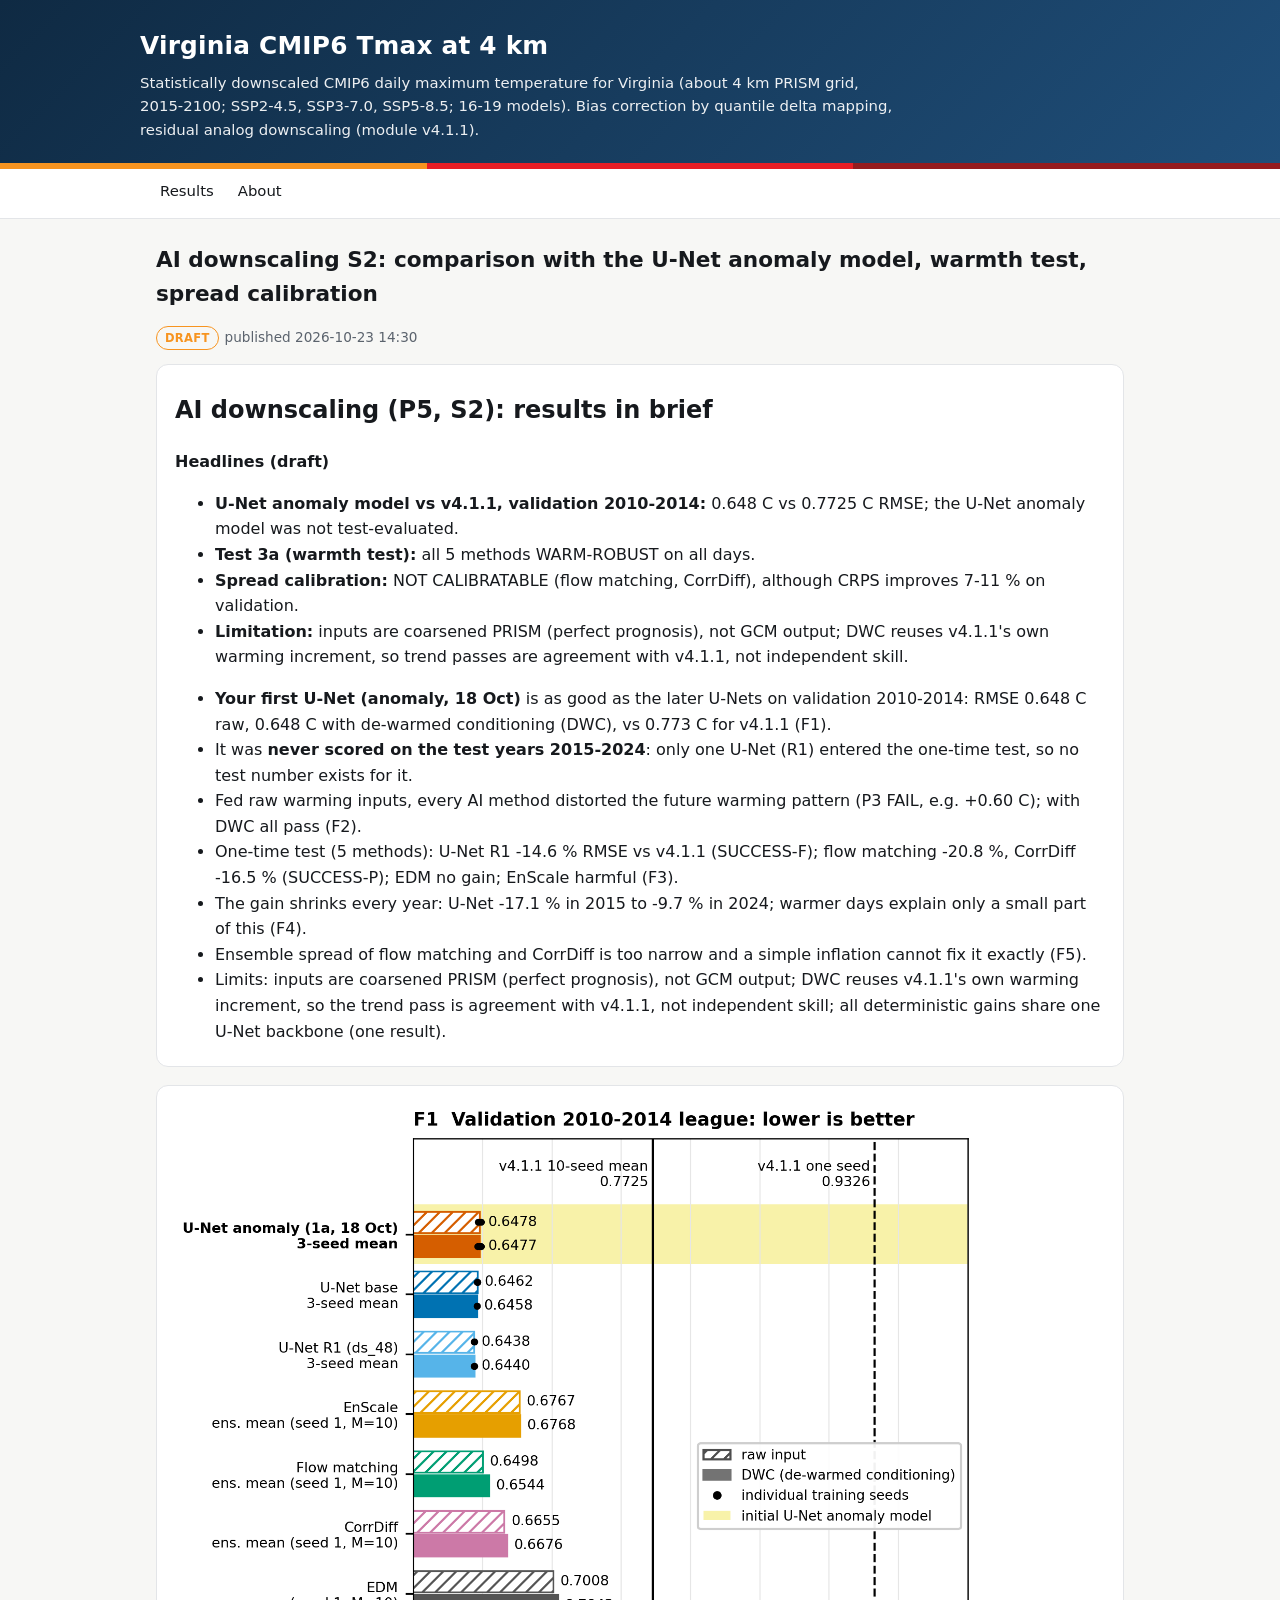
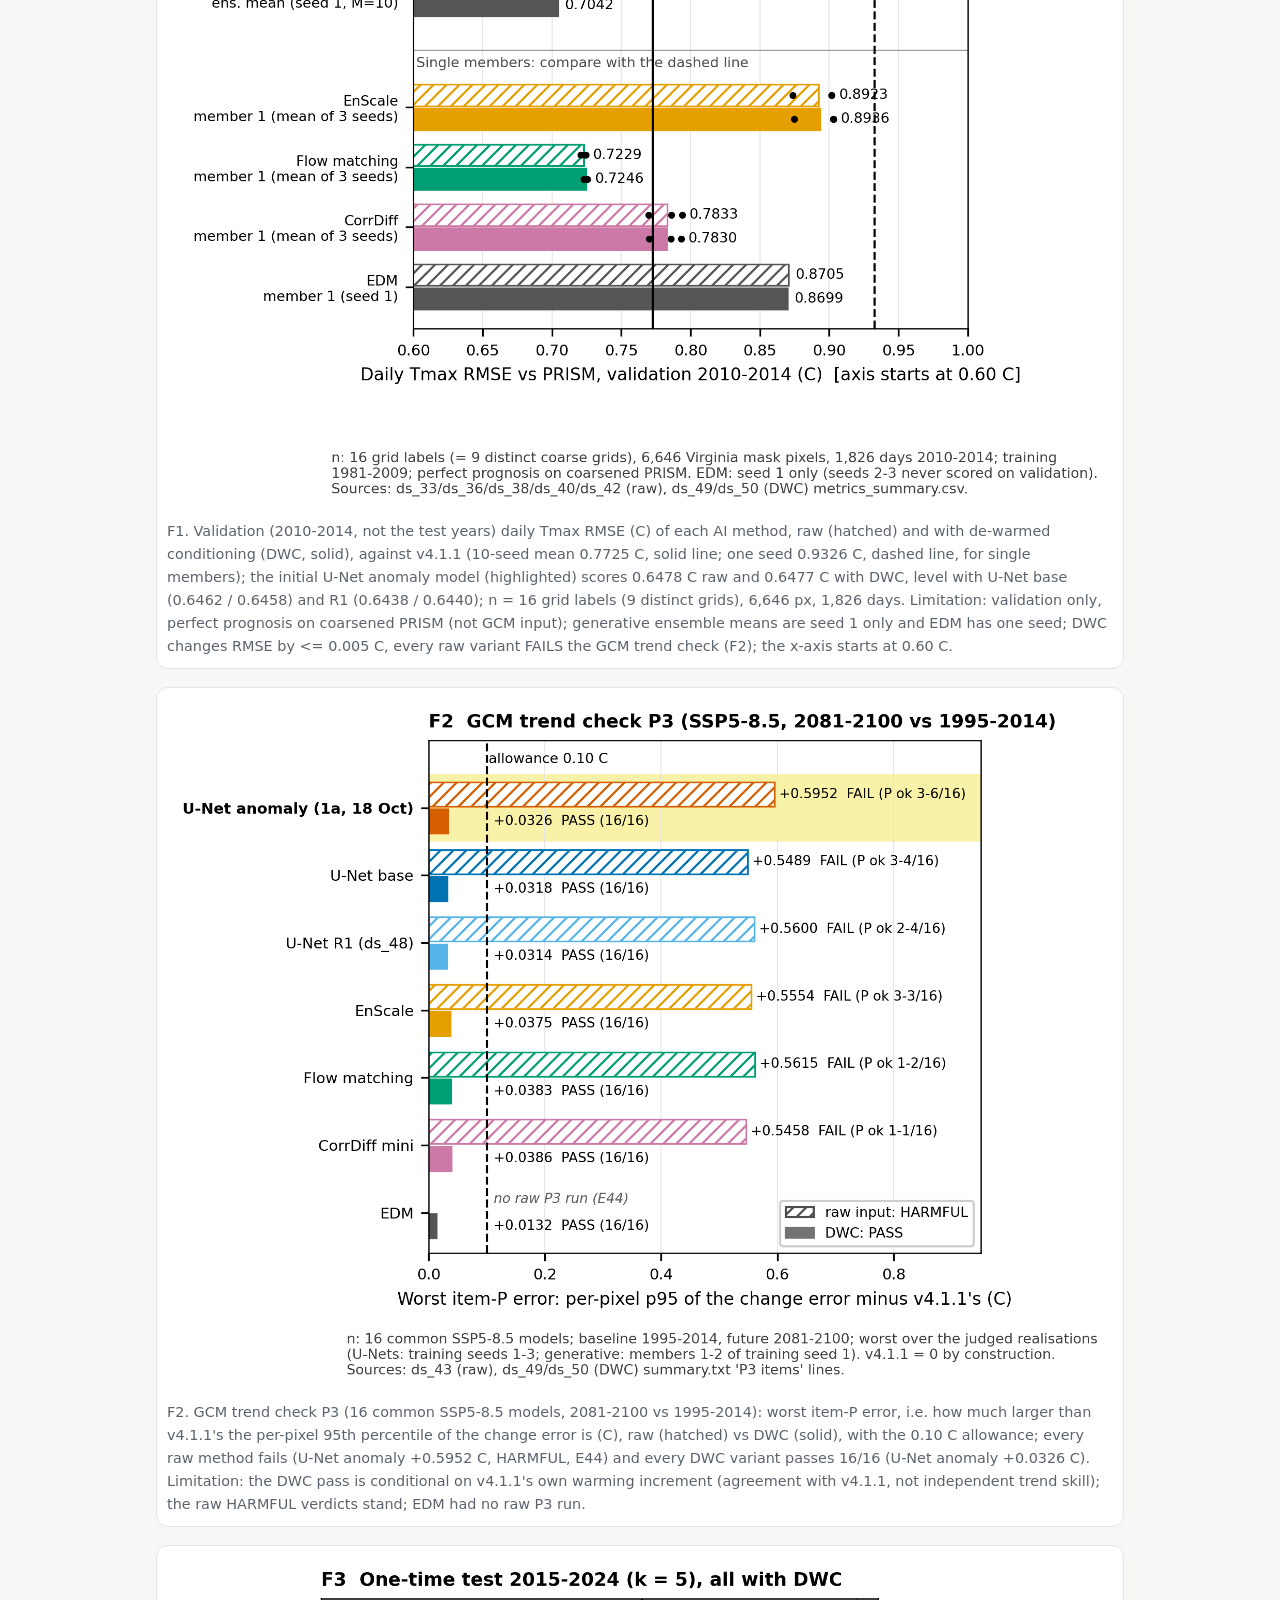
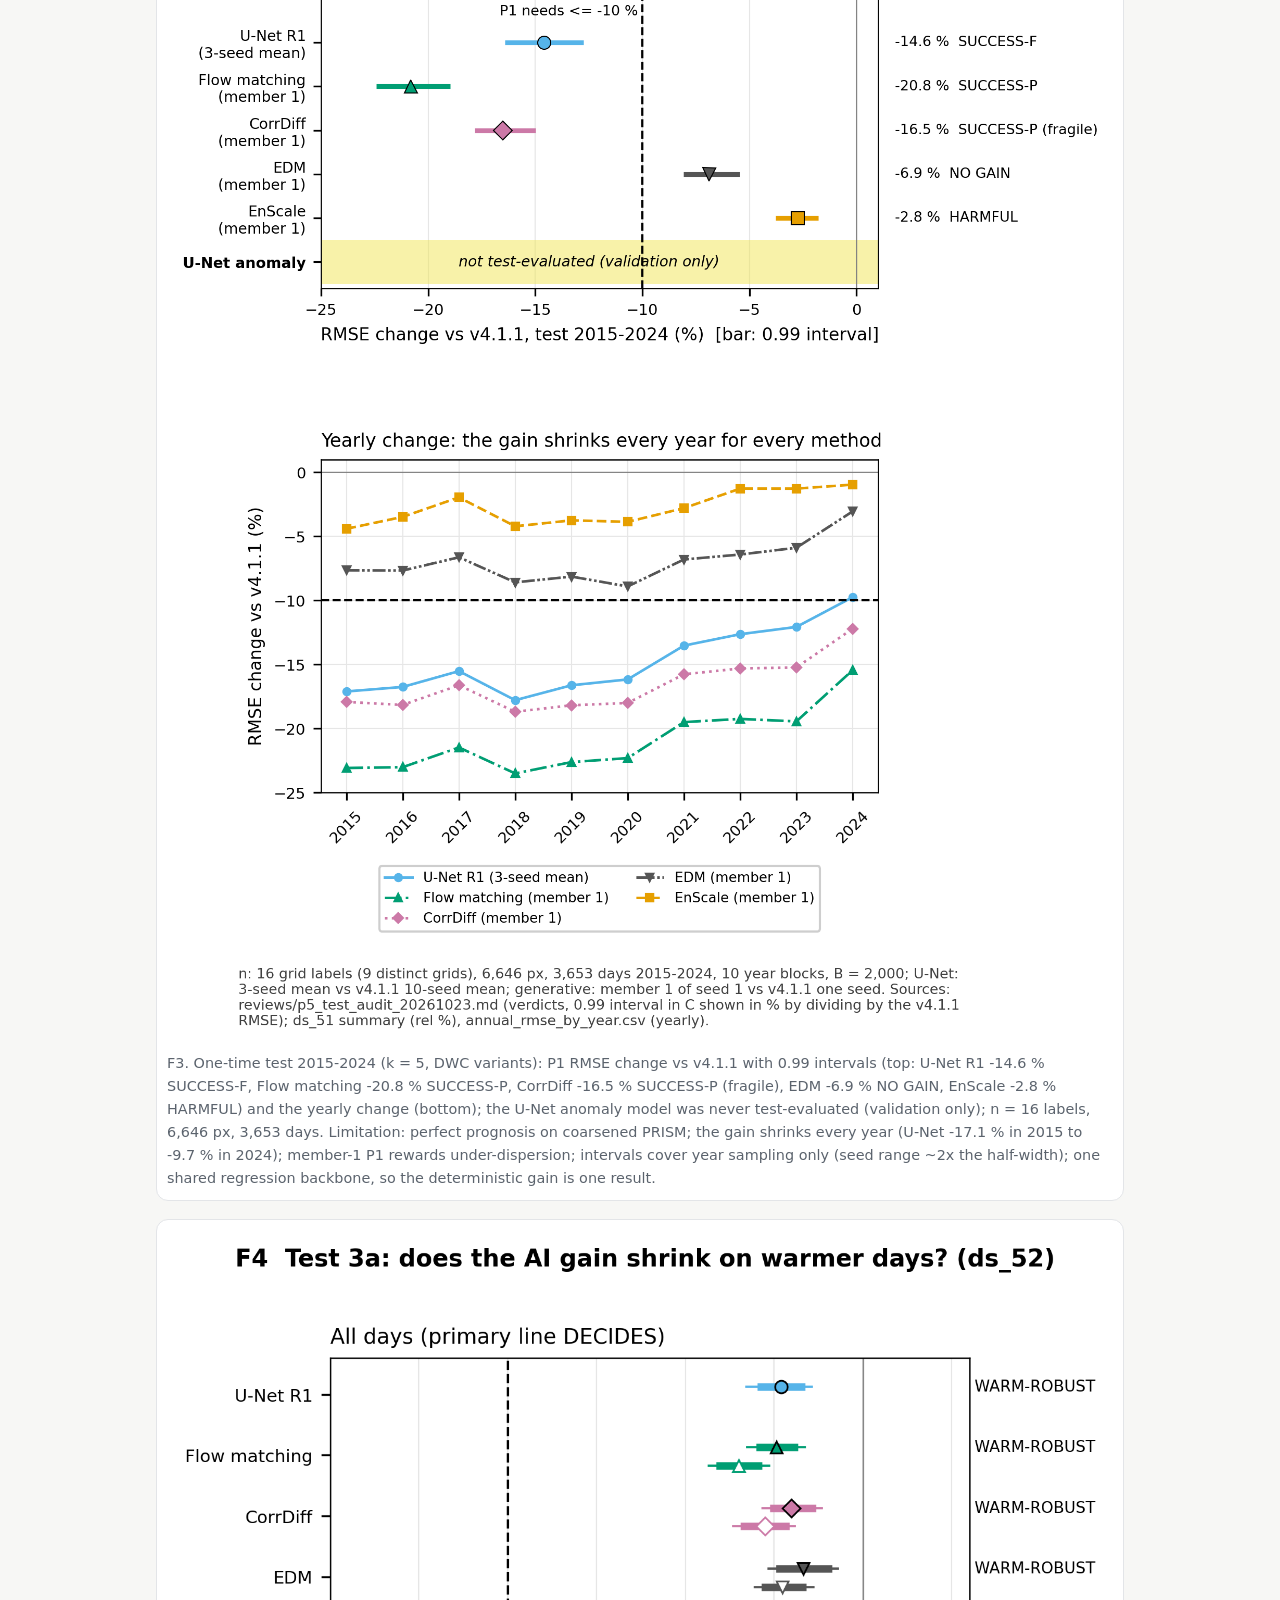
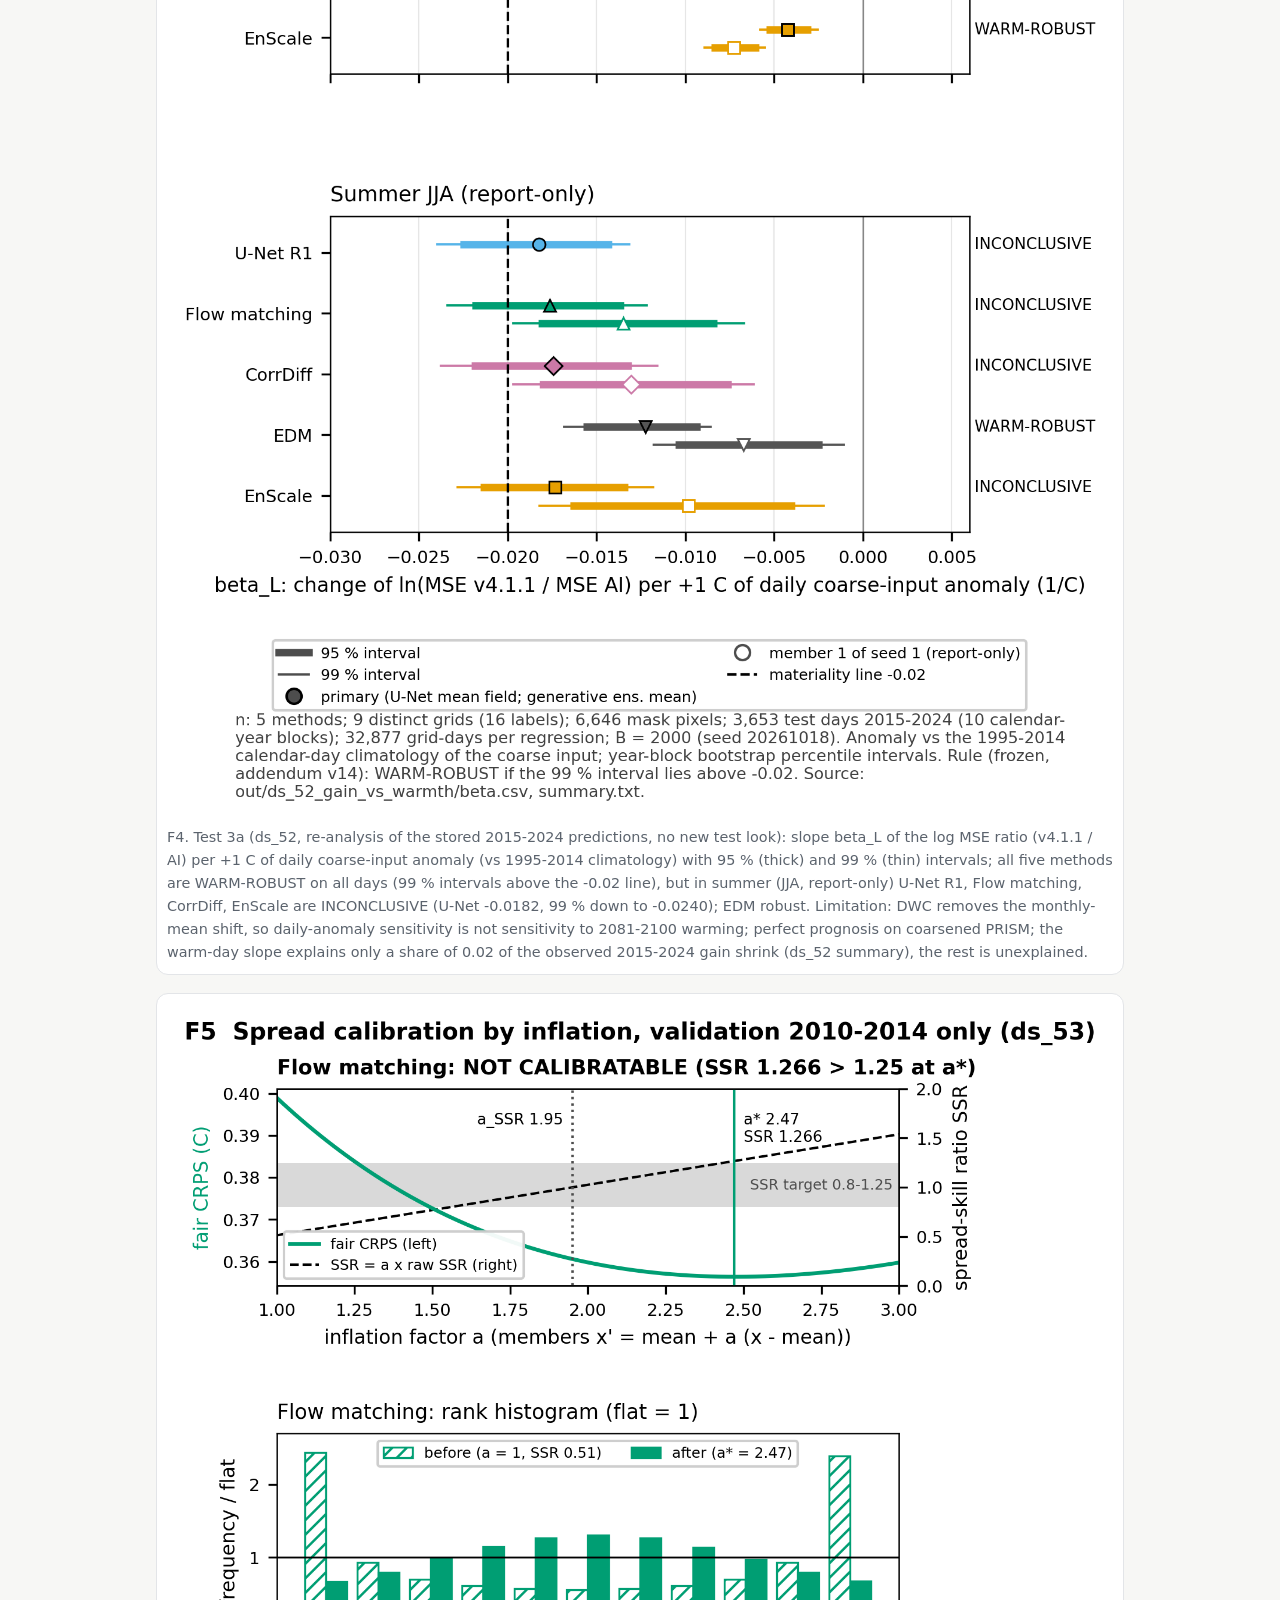
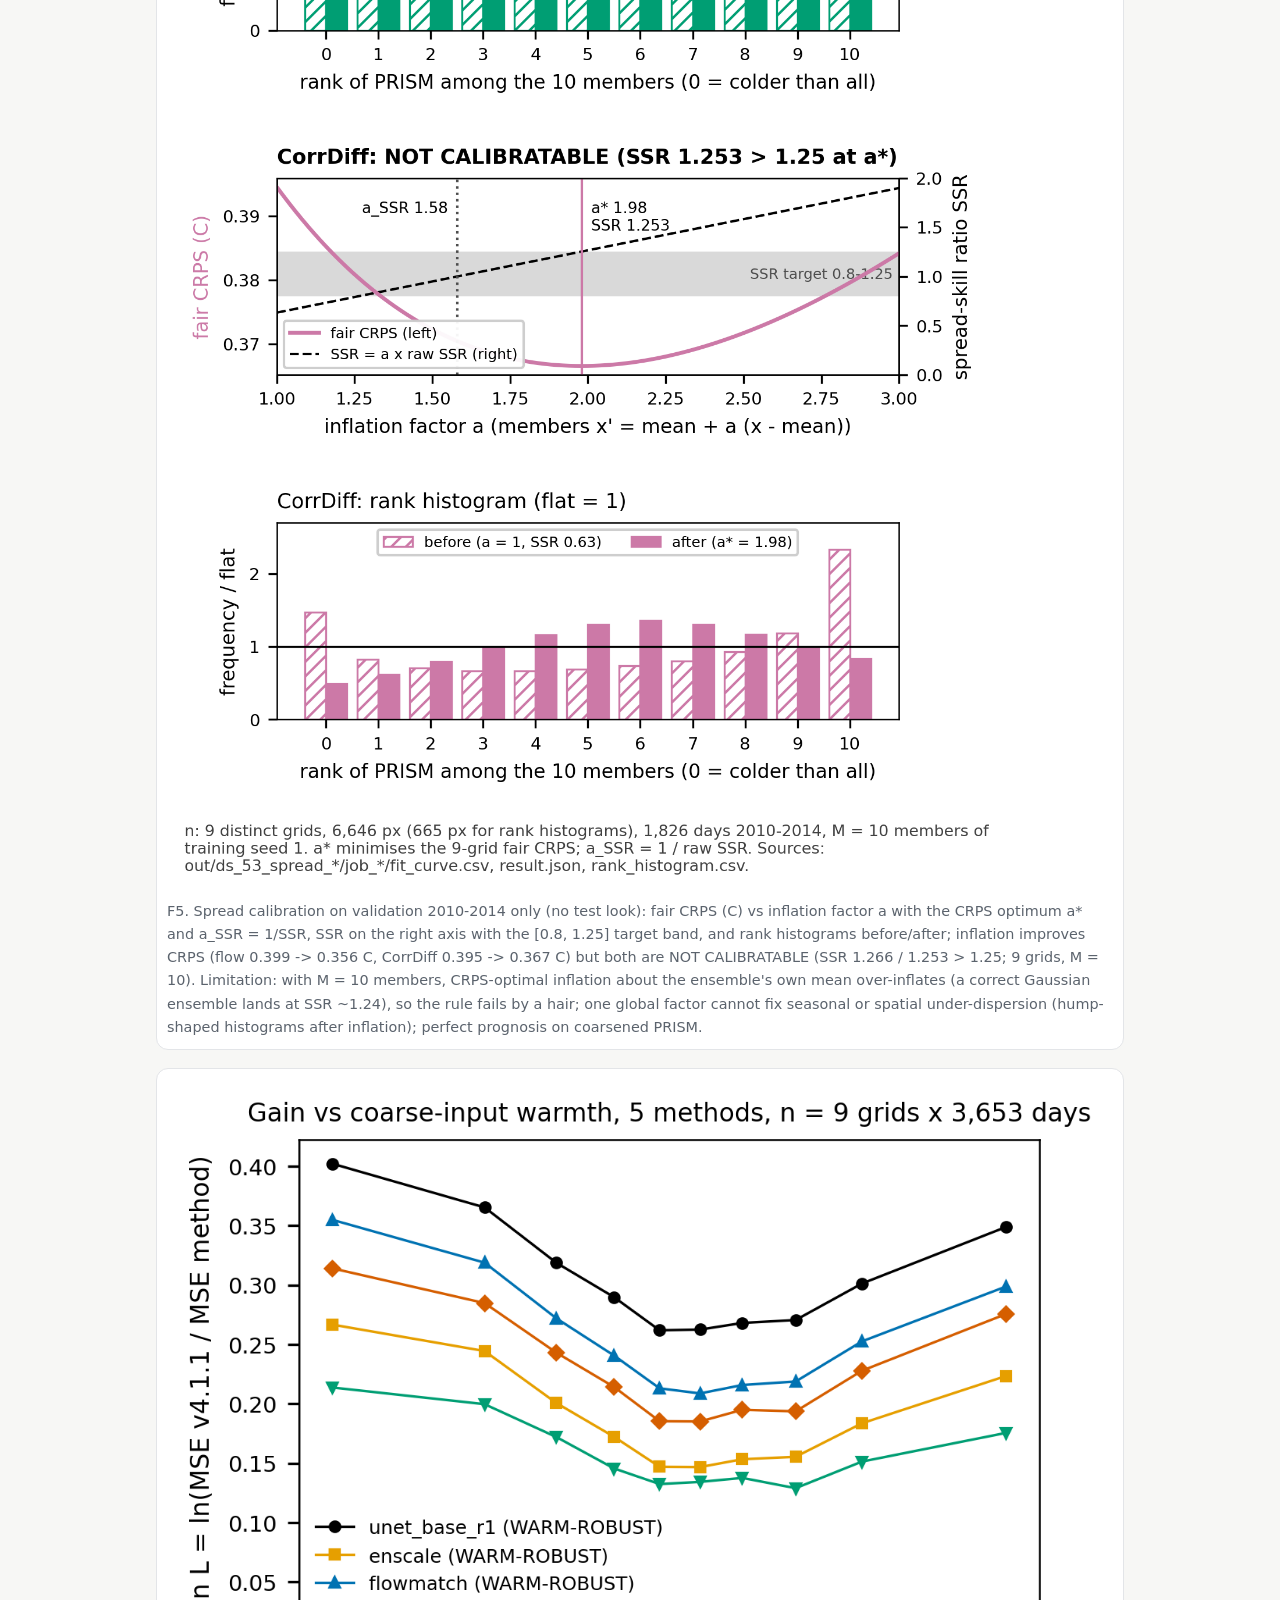
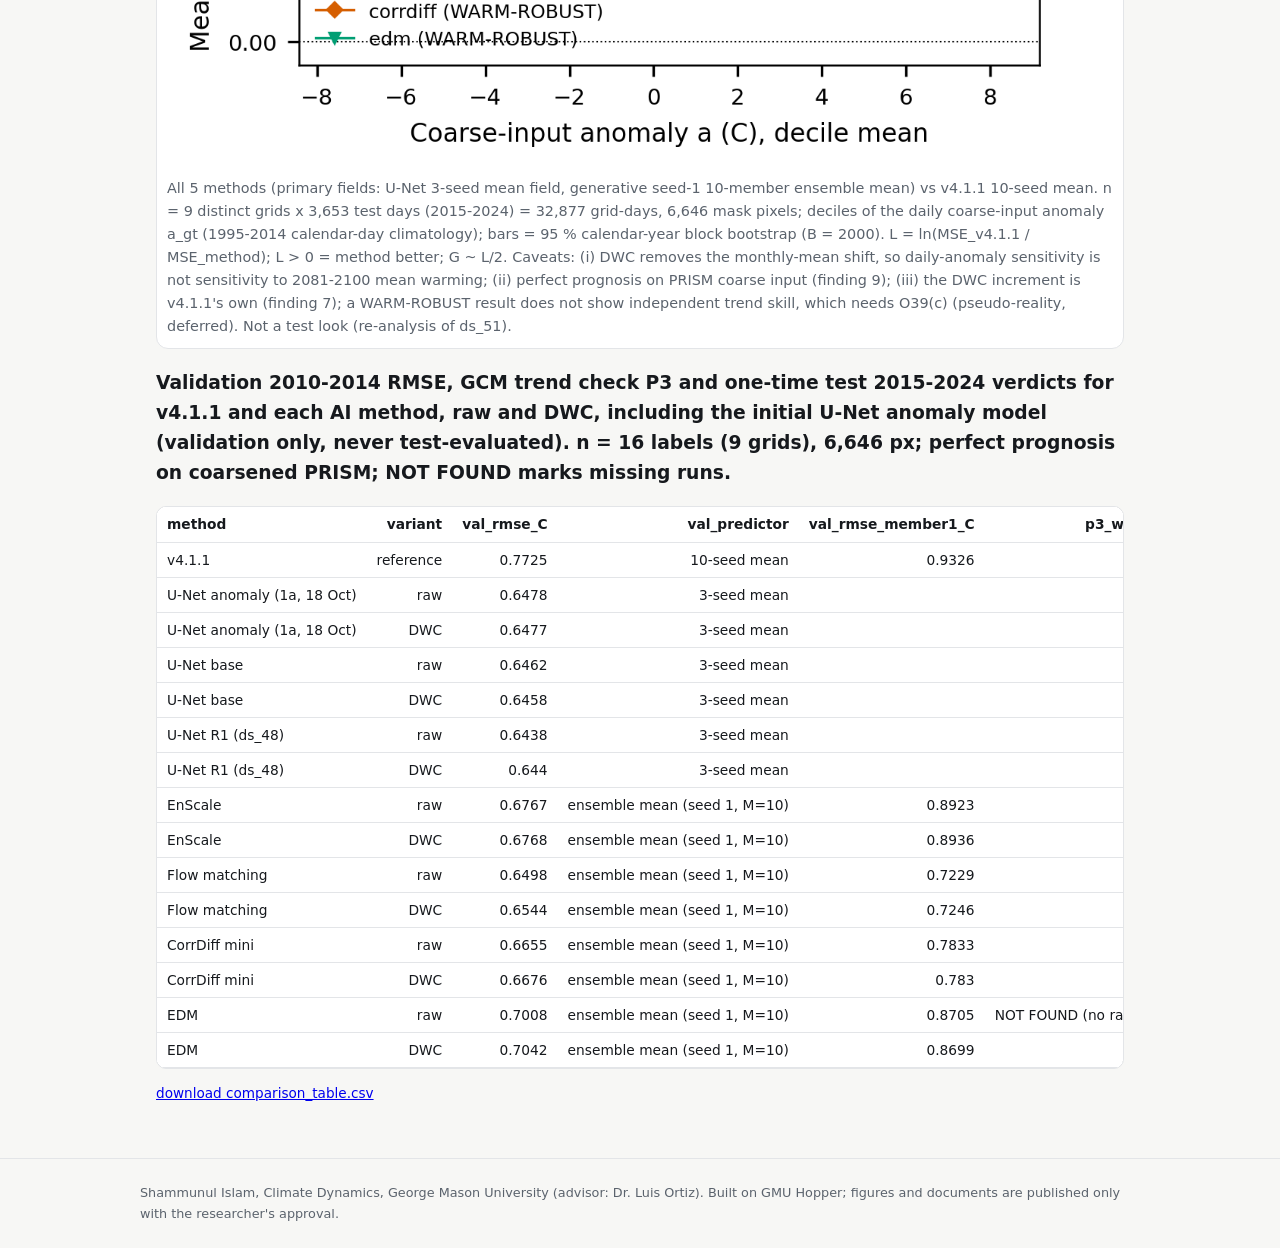
<file: docs/results/20261023_p5-s2-results-20261023/index.html>
<!doctype html><html lang="en"><head><meta charset="utf-8"><meta name="viewport" content="width=device-width, initial-scale=1"><title>AI downscaling S2: comparison with the U-Net anomaly model, warmth test, spread calibration - Virginia CMIP6 Tmax at 4 km</title><link rel="stylesheet" href="../../assets/ds_site.css"></head><body><header class="hero"><div class="in"><h1><a href="../../index.html">Virginia CMIP6 Tmax at 4 km</a></h1><p>Statistically downscaled CMIP6 daily maximum temperature for Virginia (about 4 km PRISM grid, 2015-2100; SSP2-4.5, SSP3-7.0, SSP5-8.5; 16-19 models). Bias correction by quantile delta mapping, residual analog downscaling (module v4.1.1).</p></div></header><div class="stripe"><span class="a"></span><span class="b"></span><span class="c"></span></div><nav class="top"><div class="in"><a href="../../index.html">Results</a><a href="../../about.html">About</a></div></nav><main><h1 style="font-size:1.35rem;margin:10px 0 4px">AI downscaling S2: comparison with the U-Net anomaly model, warmth test, spread calibration</h1><p class="meta"><span class="badge draft">draft</span>published 2026-10-23 14:30</p><div class="prose"><h2>AI downscaling (P5, S2): results in brief</h2>
<p><strong>Headlines (draft)</strong></p>
<ul><li><strong>U-Net anomaly model vs v4.1.1, validation 2010-2014:</strong> 0.648 C vs 0.7725 C RMSE; the U-Net anomaly model was not test-evaluated.</li><li><strong>Test 3a (warmth test):</strong> all 5 methods WARM-ROBUST on all days.</li><li><strong>Spread calibration:</strong> NOT CALIBRATABLE (flow matching, CorrDiff), although CRPS improves 7-11 % on validation.</li><li><strong>Limitation:</strong> inputs are coarsened PRISM (perfect prognosis), not GCM output; DWC reuses v4.1.1's own warming increment, so trend passes are agreement with v4.1.1, not independent skill.</li></ul>
<ul><li><strong>Your first U-Net (anomaly, 18 Oct)</strong> is as good as the later U-Nets on validation 2010-2014: RMSE 0.648 C raw, 0.648 C with de-warmed conditioning (DWC), vs 0.773 C for v4.1.1 (F1).</li><li>It was <strong>never scored on the test years 2015-2024</strong>: only one U-Net (R1) entered the one-time test, so no test number exists for it.</li><li>Fed raw warming inputs, every AI method distorted the future warming pattern (P3 FAIL, e.g. +0.60 C); with DWC all pass (F2).</li><li>One-time test (5 methods): U-Net R1 -14.6 % RMSE vs v4.1.1 (SUCCESS-F); flow matching -20.8 %, CorrDiff -16.5 % (SUCCESS-P); EDM no gain; EnScale harmful (F3).</li><li>The gain shrinks every year: U-Net -17.1 % in 2015 to -9.7 % in 2024; warmer days explain only a small part of this (F4).</li><li>Ensemble spread of flow matching and CorrDiff is too narrow and a simple inflation cannot fix it exactly (F5).</li><li>Limits: inputs are coarsened PRISM (perfect prognosis), not GCM output; DWC reuses v4.1.1's own warming increment, so the trend pass is agreement with v4.1.1, not independent skill; all deterministic gains share one U-Net backbone (one result).</li></ul></div><figure><a href="ds54_F1_validation_league.png"><img loading="lazy" src="ds54_F1_validation_league.png" alt="F1. Validation (2010-2014, not the test years) daily Tmax RMSE (C) of each AI method, raw (hatched) and with de-warmed conditioning (DWC, solid), against v4.1.1 (10-seed mean 0.7725 C, solid line; one seed 0.9326 C, dashed line, for single members); the initial U-Net anomaly model (highlighted) scores 0.6478 C raw and 0.6477 C with DWC, level with U-Net base (0.6462 / 0.6458) and R1 (0.6438 / 0.6440); n = 16 grid labels (9 distinct grids), 6,646 px, 1,826 days. Limitation: validation only, perfect prognosis on coarsened PRISM (not GCM input); generative ensemble means are seed 1 only and EDM has one seed; DWC changes RMSE by &lt;= 0.005 C, every raw variant FAILS the GCM trend check (F2); the x-axis starts at 0.60 C."></a><figcaption>F1. Validation (2010-2014, not the test years) daily Tmax RMSE (C) of each AI method, raw (hatched) and with de-warmed conditioning (DWC, solid), against v4.1.1 (10-seed mean 0.7725 C, solid line; one seed 0.9326 C, dashed line, for single members); the initial U-Net anomaly model (highlighted) scores 0.6478 C raw and 0.6477 C with DWC, level with U-Net base (0.6462 / 0.6458) and R1 (0.6438 / 0.6440); n = 16 grid labels (9 distinct grids), 6,646 px, 1,826 days. Limitation: validation only, perfect prognosis on coarsened PRISM (not GCM input); generative ensemble means are seed 1 only and EDM has one seed; DWC changes RMSE by &lt;= 0.005 C, every raw variant FAILS the GCM trend check (F2); the x-axis starts at 0.60 C.</figcaption></figure><figure><a href="ds54_F2_p3_trend_check.png"><img loading="lazy" src="ds54_F2_p3_trend_check.png" alt="F2. GCM trend check P3 (16 common SSP5-8.5 models, 2081-2100 vs 1995-2014): worst item-P error, i.e. how much larger than v4.1.1&#x27;s the per-pixel 95th percentile of the change error is (C), raw (hatched) vs DWC (solid), with the 0.10 C allowance; every raw method fails (U-Net anomaly +0.5952 C, HARMFUL, E44) and every DWC variant passes 16/16 (U-Net anomaly +0.0326 C). Limitation: the DWC pass is conditional on v4.1.1&#x27;s own warming increment (agreement with v4.1.1, not independent trend skill); the raw HARMFUL verdicts stand; EDM had no raw P3 run."></a><figcaption>F2. GCM trend check P3 (16 common SSP5-8.5 models, 2081-2100 vs 1995-2014): worst item-P error, i.e. how much larger than v4.1.1&#x27;s the per-pixel 95th percentile of the change error is (C), raw (hatched) vs DWC (solid), with the 0.10 C allowance; every raw method fails (U-Net anomaly +0.5952 C, HARMFUL, E44) and every DWC variant passes 16/16 (U-Net anomaly +0.0326 C). Limitation: the DWC pass is conditional on v4.1.1&#x27;s own warming increment (agreement with v4.1.1, not independent trend skill); the raw HARMFUL verdicts stand; EDM had no raw P3 run.</figcaption></figure><figure><a href="ds54_F3_test_2015_2024.png"><img loading="lazy" src="ds54_F3_test_2015_2024.png" alt="F3. One-time test 2015-2024 (k = 5, DWC variants): P1 RMSE change vs v4.1.1 with 0.99 intervals (top: U-Net R1 -14.6 % SUCCESS-F, Flow matching -20.8 % SUCCESS-P, CorrDiff -16.5 % SUCCESS-P (fragile), EDM -6.9 % NO GAIN, EnScale -2.8 % HARMFUL) and the yearly change (bottom); the U-Net anomaly model was never test-evaluated (validation only); n = 16 labels, 6,646 px, 3,653 days. Limitation: perfect prognosis on coarsened PRISM; the gain shrinks every year (U-Net -17.1 % in 2015 to -9.7 % in 2024); member-1 P1 rewards under-dispersion; intervals cover year sampling only (seed range ~2x the half-width); one shared regression backbone, so the deterministic gain is one result."></a><figcaption>F3. One-time test 2015-2024 (k = 5, DWC variants): P1 RMSE change vs v4.1.1 with 0.99 intervals (top: U-Net R1 -14.6 % SUCCESS-F, Flow matching -20.8 % SUCCESS-P, CorrDiff -16.5 % SUCCESS-P (fragile), EDM -6.9 % NO GAIN, EnScale -2.8 % HARMFUL) and the yearly change (bottom); the U-Net anomaly model was never test-evaluated (validation only); n = 16 labels, 6,646 px, 3,653 days. Limitation: perfect prognosis on coarsened PRISM; the gain shrinks every year (U-Net -17.1 % in 2015 to -9.7 % in 2024); member-1 P1 rewards under-dispersion; intervals cover year sampling only (seed range ~2x the half-width); one shared regression backbone, so the deterministic gain is one result.</figcaption></figure><figure><a href="ds54_F4_gain_vs_warmth.png"><img loading="lazy" src="ds54_F4_gain_vs_warmth.png" alt="F4. Test 3a (ds_52, re-analysis of the stored 2015-2024 predictions, no new test look): slope beta_L of the log MSE ratio (v4.1.1 / AI) per +1 C of daily coarse-input anomaly (vs 1995-2014 climatology) with 95 % (thick) and 99 % (thin) intervals; all five methods are WARM-ROBUST on all days (99 % intervals above the -0.02 line), but in summer (JJA, report-only) U-Net R1, Flow matching, CorrDiff, EnScale are INCONCLUSIVE (U-Net -0.0182, 99 % down to -0.0240); EDM robust. Limitation: DWC removes the monthly-mean shift, so daily-anomaly sensitivity is not sensitivity to 2081-2100 warming; perfect prognosis on coarsened PRISM; the warm-day slope explains only a share of 0.02 of the observed 2015-2024 gain shrink (ds_52 summary), the rest is unexplained."></a><figcaption>F4. Test 3a (ds_52, re-analysis of the stored 2015-2024 predictions, no new test look): slope beta_L of the log MSE ratio (v4.1.1 / AI) per +1 C of daily coarse-input anomaly (vs 1995-2014 climatology) with 95 % (thick) and 99 % (thin) intervals; all five methods are WARM-ROBUST on all days (99 % intervals above the -0.02 line), but in summer (JJA, report-only) U-Net R1, Flow matching, CorrDiff, EnScale are INCONCLUSIVE (U-Net -0.0182, 99 % down to -0.0240); EDM robust. Limitation: DWC removes the monthly-mean shift, so daily-anomaly sensitivity is not sensitivity to 2081-2100 warming; perfect prognosis on coarsened PRISM; the warm-day slope explains only a share of 0.02 of the observed 2015-2024 gain shrink (ds_52 summary), the rest is unexplained.</figcaption></figure><figure><a href="ds54_F5_spread_calibration.png"><img loading="lazy" src="ds54_F5_spread_calibration.png" alt="F5. Spread calibration on validation 2010-2014 only (no test look): fair CRPS (C) vs inflation factor a with the CRPS optimum a* and a_SSR = 1/SSR, SSR on the right axis with the [0.8, 1.25] target band, and rank histograms before/after; inflation improves CRPS (flow 0.399 -&gt; 0.356 C, CorrDiff 0.395 -&gt; 0.367 C) but both are NOT CALIBRATABLE (SSR 1.266 / 1.253 &gt; 1.25; 9 grids, M = 10). Limitation: with M = 10 members, CRPS-optimal inflation about the ensemble&#x27;s own mean over-inflates (a correct Gaussian ensemble lands at SSR ~1.24), so the rule fails by a hair; one global factor cannot fix seasonal or spatial under-dispersion (hump-shaped histograms after inflation); perfect prognosis on coarsened PRISM."></a><figcaption>F5. Spread calibration on validation 2010-2014 only (no test look): fair CRPS (C) vs inflation factor a with the CRPS optimum a* and a_SSR = 1/SSR, SSR on the right axis with the [0.8, 1.25] target band, and rank histograms before/after; inflation improves CRPS (flow 0.399 -&gt; 0.356 C, CorrDiff 0.395 -&gt; 0.367 C) but both are NOT CALIBRATABLE (SSR 1.266 / 1.253 &gt; 1.25; 9 grids, M = 10). Limitation: with M = 10 members, CRPS-optimal inflation about the ensemble&#x27;s own mean over-inflates (a correct Gaussian ensemble lands at SSR ~1.24), so the rule fails by a hair; one global factor cannot fix seasonal or spatial under-dispersion (hump-shaped histograms after inflation); perfect prognosis on coarsened PRISM.</figcaption></figure><figure><a href="ds52_deciles_all.png"><img loading="lazy" src="ds52_deciles_all.png" alt="All 5 methods (primary fields: U-Net 3-seed mean field, generative seed-1 10-member ensemble mean) vs v4.1.1 10-seed mean. n = 9 distinct grids x 3,653 test days (2015-2024) = 32,877 grid-days, 6,646 mask pixels; deciles of the daily coarse-input anomaly a_gt (1995-2014 calendar-day climatology); bars = 95 % calendar-year block bootstrap (B = 2000). L = ln(MSE_v4.1.1 / MSE_method); L &gt; 0 = method better; G ~ L/2. Caveats: (i) DWC removes the monthly-mean shift, so daily-anomaly sensitivity is not sensitivity to 2081-2100 mean warming; (ii) perfect prognosis on PRISM coarse input (finding 9); (iii) the DWC increment is v4.1.1&#x27;s own (finding 7); a WARM-ROBUST result does not show independent trend skill, which needs O39(c) (pseudo-reality, deferred). Not a test look (re-analysis of ds_51)."></a><figcaption>All 5 methods (primary fields: U-Net 3-seed mean field, generative seed-1 10-member ensemble mean) vs v4.1.1 10-seed mean. n = 9 distinct grids x 3,653 test days (2015-2024) = 32,877 grid-days, 6,646 mask pixels; deciles of the daily coarse-input anomaly a_gt (1995-2014 calendar-day climatology); bars = 95 % calendar-year block bootstrap (B = 2000). L = ln(MSE_v4.1.1 / MSE_method); L &gt; 0 = method better; G ~ L/2. Caveats: (i) DWC removes the monthly-mean shift, so daily-anomaly sensitivity is not sensitivity to 2081-2100 mean warming; (ii) perfect prognosis on PRISM coarse input (finding 9); (iii) the DWC increment is v4.1.1&#x27;s own (finding 7); a WARM-ROBUST result does not show independent trend skill, which needs O39(c) (pseudo-reality, deferred). Not a test look (re-analysis of ds_51).</figcaption></figure><h3>Validation 2010-2014 RMSE, GCM trend check P3 and one-time test 2015-2024 verdicts for v4.1.1 and each AI method, raw and DWC, including the initial U-Net anomaly model (validation only, never test-evaluated). n = 16 labels (9 grids), 6,646 px; perfect prognosis on coarsened PRISM; NOT FOUND marks missing runs.</h3><div class="tablewrap"><table><thead><tr><th>method</th><th>variant</th><th>val_rmse_C</th><th>val_predictor</th><th>val_rmse_member1_C</th><th>p3_worst_itemP_C</th><th>test_p1_rel_pct</th><th>test_p1_099_C</th><th>verdict</th></tr></thead><tbody><tr><td>v4.1.1</td><td>reference</td><td>0.7725</td><td>10-seed mean</td><td>0.9326</td><td>0.0</td><td>reference</td><td></td><td>REFERENCE (P3 item P = 0 by construction)</td></tr><tr><td>U-Net anomaly (1a, 18 Oct)</td><td>raw</td><td>0.6478</td><td>3-seed mean</td><td></td><td>0.5952</td><td>not evaluated (raw variants get no test look, addendum v13)</td><td></td><td>HARMFUL (raw P3 FAIL; ds_43 record, E44/E52)</td></tr><tr><td>U-Net anomaly (1a, 18 Oct)</td><td>DWC</td><td>0.6477</td><td>3-seed mean</td><td></td><td>0.0326</td><td>not evaluated (validation only; not in the k = 5 set, addendum v13)</td><td></td><td>ADOPT_M1 on validation + P3 (E51/E52); not test-evaluated</td></tr><tr><td>U-Net base</td><td>raw</td><td>0.6462</td><td>3-seed mean</td><td></td><td>0.5489</td><td>not evaluated (raw variants get no test look, addendum v13)</td><td></td><td>HARMFUL (raw P3 FAIL; ds_43 record, E44/E52)</td></tr><tr><td>U-Net base</td><td>DWC</td><td>0.6458</td><td>3-seed mean</td><td></td><td>0.0318</td><td>not evaluated (validation only; not in the k = 5 set, addendum v13)</td><td></td><td>ADOPT_M1 on validation + P3 (E51/E52); not test-evaluated</td></tr><tr><td>U-Net R1 (ds_48)</td><td>raw</td><td>0.6438</td><td>3-seed mean</td><td></td><td>0.56</td><td>not evaluated (raw variants get no test look, addendum v13)</td><td></td><td>HARMFUL (raw P3 FAIL; ds_43 record, E44/E52)</td></tr><tr><td>U-Net R1 (ds_48)</td><td>DWC</td><td>0.644</td><td>3-seed mean</td><td></td><td>0.0314</td><td>-14.595</td><td>[-0.13, -0.101]</td><td>SUCCESS-F (test k = 5)</td></tr><tr><td>EnScale</td><td>raw</td><td>0.6767</td><td>ensemble mean (seed 1, M=10)</td><td>0.8923</td><td>0.5554</td><td>not evaluated (raw variants get no test look, addendum v13)</td><td></td><td>HARMFUL (raw P3 FAIL; ds_43 record, E44/E52)</td></tr><tr><td>EnScale</td><td>DWC</td><td>0.6768</td><td>ensemble mean (seed 1, M=10)</td><td>0.8936</td><td>0.0375</td><td>-2.753</td><td>[-0.036, -0.017]</td><td>HARMFUL (test k = 5)</td></tr><tr><td>Flow matching</td><td>raw</td><td>0.6498</td><td>ensemble mean (seed 1, M=10)</td><td>0.7229</td><td>0.5615</td><td>not evaluated (raw variants get no test look, addendum v13)</td><td></td><td>HARMFUL (raw P3 FAIL; ds_43 record, E44/E52)</td></tr><tr><td>Flow matching</td><td>DWC</td><td>0.6544</td><td>ensemble mean (seed 1, M=10)</td><td>0.7246</td><td>0.0383</td><td>-20.812</td><td>[-0.214, -0.181]</td><td>SUCCESS-P (test k = 5)</td></tr><tr><td>CorrDiff mini</td><td>raw</td><td>0.6655</td><td>ensemble mean (seed 1, M=10)</td><td>0.7833</td><td>0.5458</td><td>not evaluated (raw variants get no test look, addendum v13)</td><td></td><td>HARMFUL (raw P3 FAIL; ds_43 record, E44/E52)</td></tr><tr><td>CorrDiff mini</td><td>DWC</td><td>0.6676</td><td>ensemble mean (seed 1, M=10)</td><td>0.783</td><td>0.0386</td><td>-16.505</td><td>[-0.17, -0.143]</td><td>SUCCESS-P (fragile) (test k = 5)</td></tr><tr><td>EDM</td><td>raw</td><td>0.7008</td><td>ensemble mean (seed 1, M=10)</td><td>0.8705</td><td>NOT FOUND (no raw P3 run, E44)</td><td>not evaluated (raw variants get no test look, addendum v13)</td><td></td><td>no raw P3 run; not tested raw</td></tr><tr><td>EDM</td><td>DWC</td><td>0.7042</td><td>ensemble mean (seed 1, M=10)</td><td>0.8699</td><td>0.0132</td><td>-6.887</td><td>[-0.077, -0.052]</td><td>NO GAIN (test k = 5)</td></tr></tbody></table></div><p class="meta"><a href="comparison_table.csv">download comparison_table.csv</a></p></main><footer><div class="in">Shammunul Islam, Climate Dynamics, George Mason University (advisor: Dr. Luis Ortiz). Built on GMU Hopper; figures and documents are published only with the researcher&#x27;s approval.</div></footer></body></html>
</file>
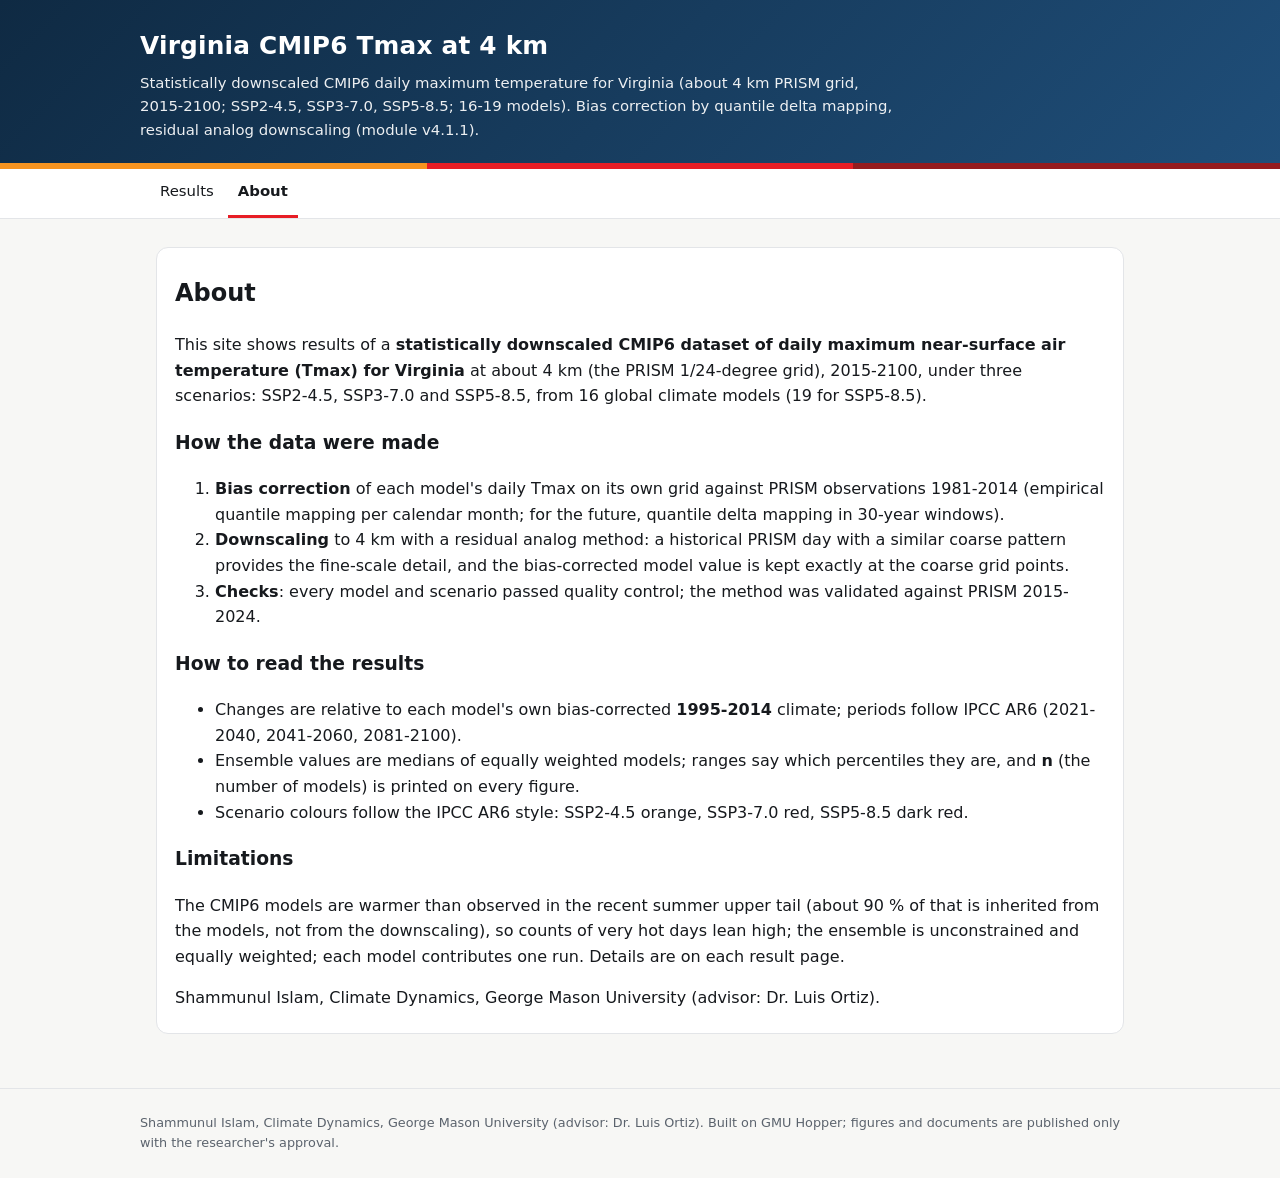
<file: docs/about.html>
<!doctype html><html lang="en"><head><meta charset="utf-8"><meta name="viewport" content="width=device-width, initial-scale=1"><title>About - Virginia CMIP6 Tmax at 4 km</title><link rel="stylesheet" href="assets/ds_site.css"></head><body><header class="hero"><div class="in"><h1><a href="index.html">Virginia CMIP6 Tmax at 4 km</a></h1><p>Statistically downscaled CMIP6 daily maximum temperature for Virginia (about 4 km PRISM grid, 2015-2100; SSP2-4.5, SSP3-7.0, SSP5-8.5; 16-19 models). Bias correction by quantile delta mapping, residual analog downscaling (module v4.1.1).</p></div></header><div class="stripe"><span class="a"></span><span class="b"></span><span class="c"></span></div><nav class="top"><div class="in"><a href="index.html">Results</a><a href="about.html" class=on>About</a></div></nav><main><div class="prose"><h2>About</h2>
<p>This site shows results of a <strong>statistically downscaled CMIP6 dataset of daily maximum near-surface air temperature (Tmax) for Virginia</strong> at about 4 km (the PRISM 1/24-degree grid), 2015-2100, under three scenarios: SSP2-4.5, SSP3-7.0 and SSP5-8.5, from 16 global climate models (19 for SSP5-8.5).</p>
<h3>How the data were made</h3>
<ol><li><strong>Bias correction</strong> of each model's daily Tmax on its own grid against PRISM observations 1981-2014 (empirical quantile mapping per calendar month; for the future, quantile delta mapping in 30-year windows).</li><li><strong>Downscaling</strong> to 4 km with a residual analog method: a historical PRISM day with a similar coarse pattern provides the fine-scale detail, and the bias-corrected model value is kept exactly at the coarse grid points.</li><li><strong>Checks</strong>: every model and scenario passed quality control; the method was validated against PRISM 2015-2024.</li></ol>
<h3>How to read the results</h3>
<ul><li>Changes are relative to each model's own bias-corrected <strong>1995-2014</strong> climate; periods follow IPCC AR6 (2021-2040, 2041-2060, 2081-2100).</li><li>Ensemble values are medians of equally weighted models; ranges say which percentiles they are, and <strong>n</strong> (the number of models) is printed on every figure.</li><li>Scenario colours follow the IPCC AR6 style: SSP2-4.5 orange, SSP3-7.0 red, SSP5-8.5 dark red.</li></ul>
<h3>Limitations</h3>
<p>The CMIP6 models are warmer than observed in the recent summer upper tail (about 90 % of that is inherited from the models, not from the downscaling), so counts of very hot days lean high; the ensemble is unconstrained and equally weighted; each model contributes one run. Details are on each result page.</p>
<p>Shammunul Islam, Climate Dynamics, George Mason University (advisor: Dr. Luis Ortiz).</p></div></main><footer><div class="in">Shammunul Islam, Climate Dynamics, George Mason University (advisor: Dr. Luis Ortiz). Built on GMU Hopper; figures and documents are published only with the researcher&#x27;s approval.</div></footer></body></html>
</file>
<file: docs/assets/ds_site.css>
:root{--bg:#f7f7f5;--fg:#16191d;--muted:#5b636d;--card:#ffffff;--line:#e3e5e8;--accent:#1f4e79;
--s245:#F79420;--s370:#E71D25;--s585:#951B1E;--hero1:#0f2a43;--hero2:#1f4e79}
@media (prefers-color-scheme:dark){:root{--bg:#0e1115;--fg:#e9ecef;--muted:#9ba5b0;--card:#161a20;--line:#2a3039;
--accent:#7fb2e5;--hero1:#0b1a2a;--hero2:#16324f}}
*{box-sizing:border-box}html{-webkit-text-size-adjust:100%}
body{margin:0;background:var(--bg);color:var(--fg);font:16px/1.6 -apple-system,system-ui,"Segoe UI",Roboto,"Helvetica Neue",Arial,sans-serif}
header.hero{background:linear-gradient(135deg,var(--hero1),var(--hero2));color:#fff;padding:26px 16px 20px}
header.hero .in,nav.top .in,main,footer .in{max-width:1000px;margin:0 auto}
header.hero h1{margin:0 0 6px;font-size:1.55rem;letter-spacing:.2px}
header.hero h1 a{color:#fff;text-decoration:none}
header.hero p{margin:0;opacity:.92;font-size:.93rem;max-width:760px}
.stripe{display:flex;height:6px}.stripe span{flex:1}
.stripe .a{background:var(--s245)}.stripe .b{background:var(--s370)}.stripe .c{background:var(--s585)}
nav.top{background:var(--card);border-bottom:1px solid var(--line);position:sticky;top:0;z-index:5}
nav.top .in{display:flex;gap:4px;overflow-x:auto;padding:0 10px;-webkit-overflow-scrolling:touch}
nav.top a{padding:11px 10px;color:var(--fg);text-decoration:none;font-size:.93rem;white-space:nowrap;border-bottom:3px solid transparent}
nav.top a.on{border-bottom-color:var(--s370);font-weight:600}
main{padding:14px 16px 40px}
.grid{display:grid;grid-template-columns:1fr;gap:14px}
@media (min-width:720px){.grid{grid-template-columns:1fr 1fr}}
.card{background:var(--card);border:1px solid var(--line);border-radius:12px;overflow:hidden;box-shadow:0 1px 2px rgba(0,0,0,.05)}
.card a.cover{display:block;aspect-ratio:16/10;background:#fff center/contain no-repeat;border-bottom:1px solid var(--line)}
.card .body{padding:12px 14px}.card h2{font-size:1.05rem;margin:0 0 4px}.card h2 a{color:inherit;text-decoration:none}
.meta{color:var(--muted);font-size:.85rem}
.badge{display:inline-block;font-size:.72rem;font-weight:700;padding:2px 8px;border-radius:999px;margin-right:6px;
letter-spacing:.3px;text-transform:uppercase;border:1px solid currentColor}
.badge.draft{color:var(--s245)}.badge.final{color:#2b8a3e}
figure{margin:18px 0;background:var(--card);border:1px solid var(--line);border-radius:12px;padding:10px}
figure img{display:block;width:100%;height:auto;border-radius:6px;background:#fff}
figcaption{color:var(--muted);font-size:.9rem;margin-top:8px}
a.doc{display:flex;align-items:center;gap:12px;background:var(--card);border:1px solid var(--line);border-radius:12px;
padding:12px 14px;margin:12px 0;color:var(--fg);text-decoration:none}
a.doc b{display:inline-block;min-width:52px;text-align:center;padding:6px;border-radius:8px;color:#fff;background:var(--s585);font-size:.8rem}
a.doc.docx b{background:var(--accent)}
.tablewrap{overflow-x:auto;-webkit-overflow-scrolling:touch;background:var(--card);border:1px solid var(--line);border-radius:10px;margin:14px 0}
table{border-collapse:collapse;font-size:.86rem;min-width:100%}
th,td{border-bottom:1px solid var(--line);padding:6px 10px;white-space:nowrap;text-align:right}
th{position:sticky;top:0;background:var(--card)}th:first-child,td:first-child{text-align:left}
.prose{background:var(--card);border:1px solid var(--line);border-radius:12px;padding:6px 18px;margin:14px 0}
.prose img{max-width:100%;height:auto}.prose table{min-width:0}
pre{white-space:pre-wrap;background:var(--card);border:1px solid var(--line);border-radius:10px;padding:12px;font-size:.84rem;overflow-x:auto}
code{font-size:.9em}
footer{color:var(--muted);font-size:.8rem;padding:24px 16px;border-top:1px solid var(--line)}
@media print{nav.top,.stripe{display:none}header.hero{background:none;color:#000}header.hero h1 a{color:#000}
figure,.card{break-inside:avoid;box-shadow:none}}
</file>
